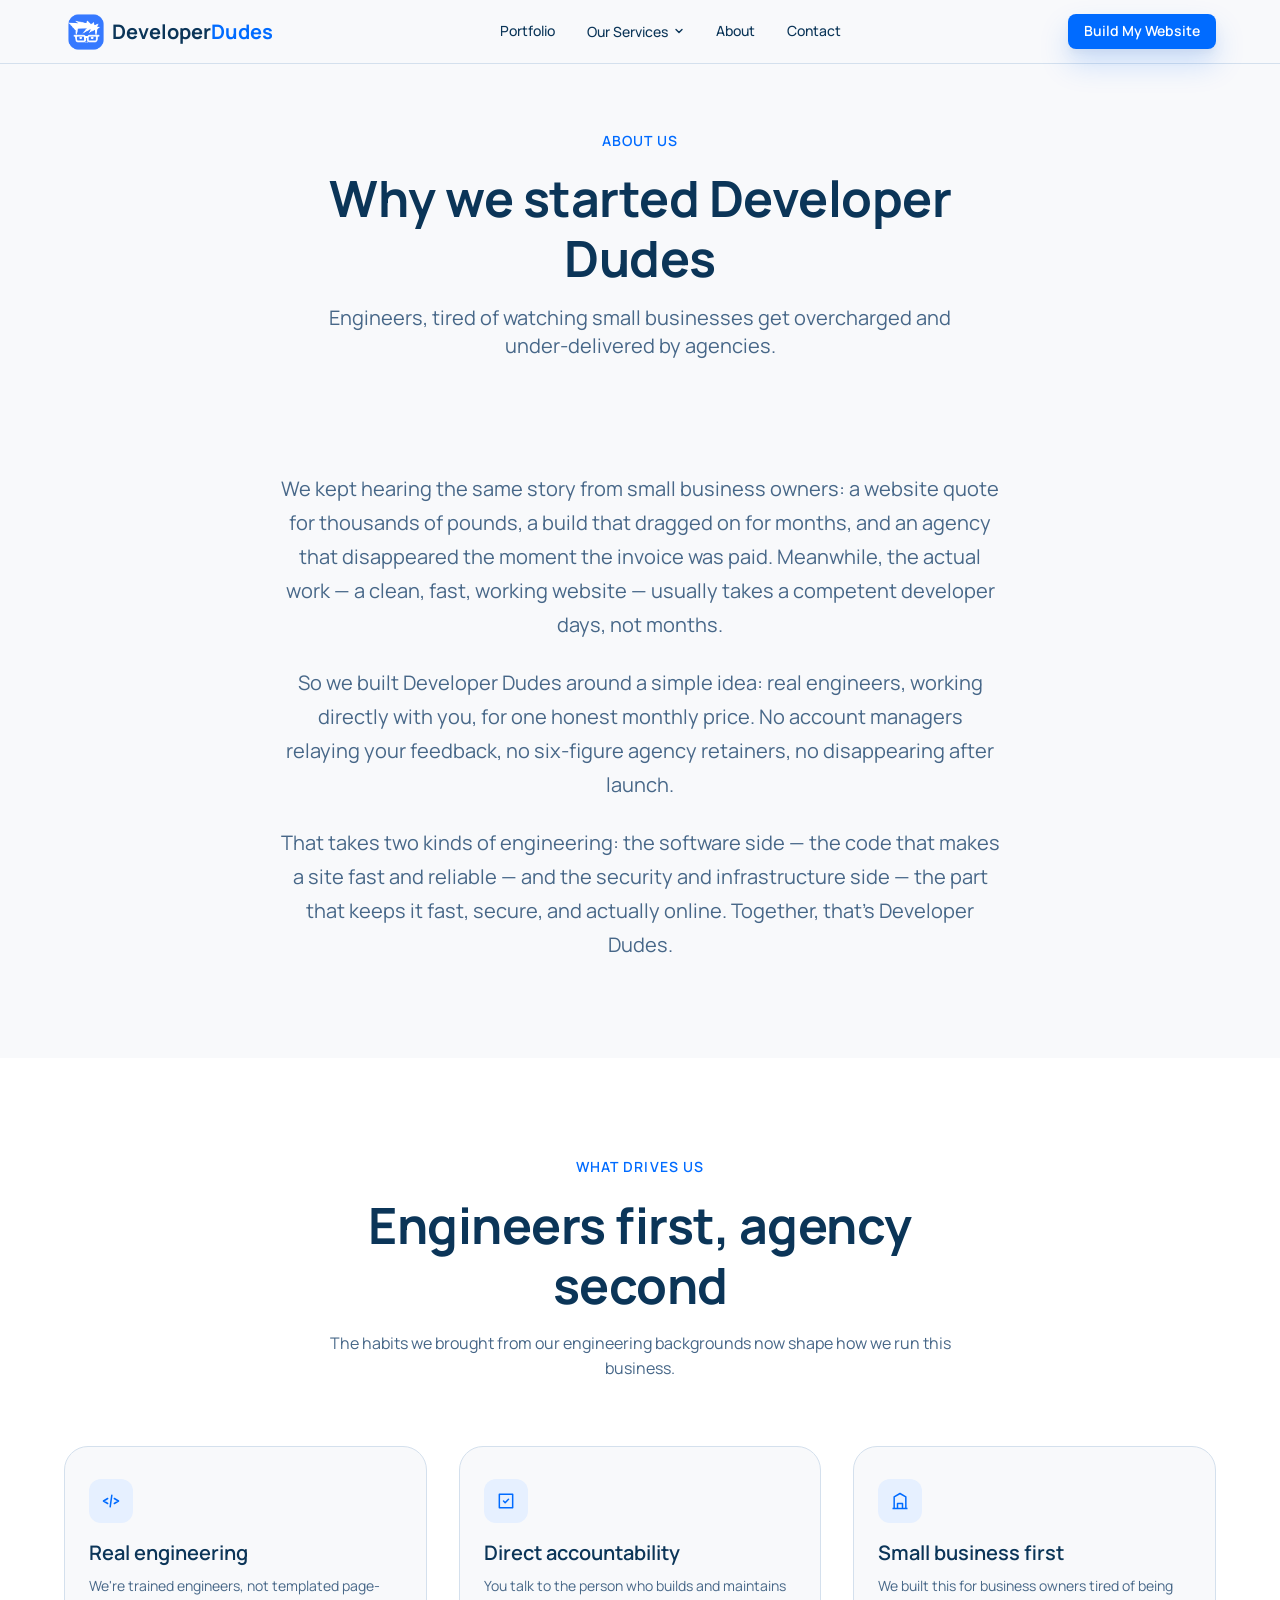
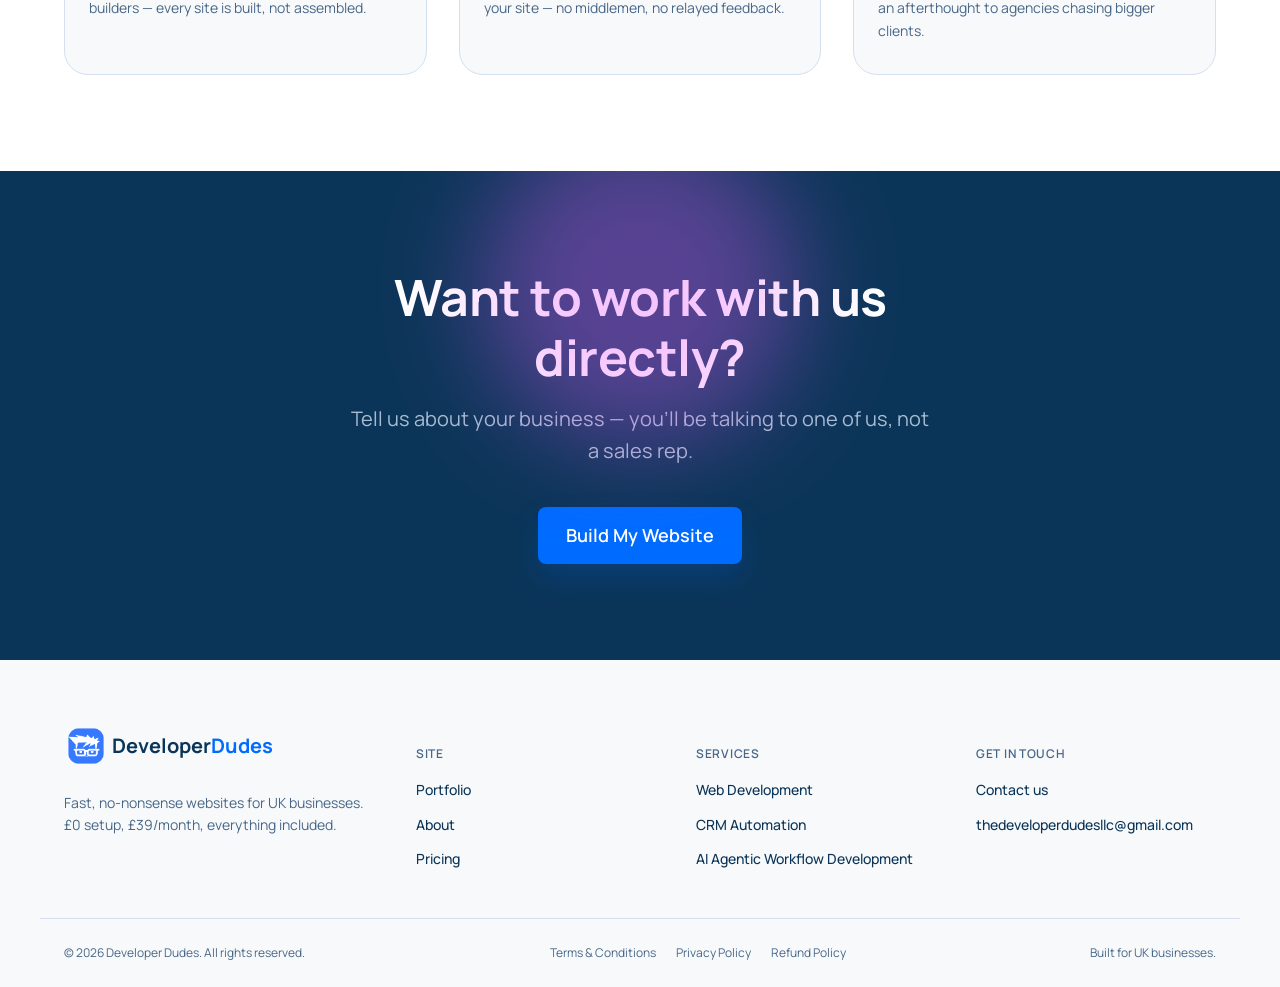
<file: about.html>
<!DOCTYPE html>
<html lang="en-GB">
<head>
<meta charset="UTF-8">
<meta name="viewport" content="width=device-width, initial-scale=1.0">
<title>About Us — Developer Dudes</title>
<meta name="description" content="Why we started Developer Dudes: real engineers building fast, honestly-priced websites for UK businesses.">
<link rel="canonical" href="https://thedeveloperdudes.com/about.html">
<link rel="preconnect" href="https://fonts.googleapis.com">
<link rel="preconnect" href="https://fonts.gstatic.com" crossorigin>
<link href="https://fonts.googleapis.com/css2?family=Manrope:wght@400;500;600;700;800&display=swap" rel="stylesheet">
<link rel="icon" type="image/png" href="assets/images/brand/logo-dd.png">
<link rel="stylesheet" href="assets/css/styles.css">
</head>
<body>

<a class="skip-link" href="#main">Skip to content</a>

<header class="site-header" id="top">
  <div class="wrap header-inner">
    <a class="logo" href="index.html">
      <img class="logo-mark" src="assets/images/brand/logo-dd.png" alt="" aria-hidden="true">
      <span class="logo-text">Developer<em>Dudes</em></span>
    </a>

    <nav class="main-nav" aria-label="Primary">
      <a href="index.html#portfolio">Portfolio</a>
      <div class="nav-dropdown">
        <button type="button" class="nav-dropdown-trigger" aria-haspopup="true" aria-expanded="false">
          Our Services
          <svg class="nav-chevron" width="10" height="10" viewBox="0 0 10 10" fill="none" aria-hidden="true"><path d="M2 3.5 5 6.5 8 3.5" stroke="currentColor" stroke-width="1.4" stroke-linecap="round" stroke-linejoin="round"/></svg>
        </button>
        <div class="nav-dropdown-menu">
          <a href="web-development.html">Web Development</a>
          <a href="crm-automation.html">CRM Automation</a>
          <a href="ai-agentic-workflows.html">AI Agentic Workflow Development</a>
        </div>
      </div>
      <a href="about.html">About</a>
      <a href="contact.html">Contact</a>
    </nav>

    <div class="header-cta">
      <a class="btn btn-primary btn-compact" href="contact.html">Build My Website</a>
    </div>

    <button class="nav-toggle" aria-label="Toggle menu" aria-expanded="false" aria-controls="mobile-nav">
      <span></span><span></span><span></span>
    </button>
  </div>

  <nav class="mobile-nav" id="mobile-nav" aria-label="Mobile">
    <a href="index.html#portfolio">Portfolio</a>
    <div class="mobile-nav-group">
      <button type="button" class="mobile-nav-toggle" aria-expanded="false" aria-controls="mobile-services">
        Our Services
        <svg class="nav-chevron" width="10" height="10" viewBox="0 0 10 10" fill="none" aria-hidden="true"><path d="M2 3.5 5 6.5 8 3.5" stroke="currentColor" stroke-width="1.4" stroke-linecap="round" stroke-linejoin="round"/></svg>
      </button>
      <div class="mobile-nav-submenu" id="mobile-services">
        <a href="web-development.html">Web Development</a>
        <a href="crm-automation.html">CRM Automation</a>
        <a href="ai-agentic-workflows.html">AI Agentic Workflow Development</a>
      </div>
    </div>
    <a href="about.html">About</a>
    <a href="contact.html">Contact</a>
    <a class="btn btn-primary" href="contact.html">Build My Website</a>
  </nav>
</header>

<main id="main">

  <section class="legal-hero about-hero">
    <div class="wrap reveal">
      <span class="eyebrow">About Us</span>
      <h1 class="contact-heading">Why we started Developer Dudes</h1>
      <p class="hero-sub">Engineers, tired of watching small businesses get overcharged and under-delivered by agencies.</p>
    </div>
  </section>

  <section class="section">
    <div class="wrap">
      <div class="story-block reveal">
        <p>We kept hearing the same story from small business owners: a website quote for thousands of pounds, a build that dragged on for months, and an agency that disappeared the moment the invoice was paid. Meanwhile, the actual work &mdash; a clean, fast, working website &mdash; usually takes a competent developer days, not months.</p>
        <p>So we built Developer Dudes around a simple idea: real engineers, working directly with you, for one honest monthly price. No account managers relaying your feedback, no six-figure agency retainers, no disappearing after launch.</p>
        <p>That takes two kinds of engineering: the software side &mdash; the code that makes a site fast and reliable &mdash; and the security and infrastructure side &mdash; the part that keeps it fast, secure, and actually online. Together, that's Developer Dudes.</p>
      </div>
    </div>
  </section>

  <section class="section section-tinted">
    <div class="wrap">
      <div class="section-header reveal">
        <span class="eyebrow">What Drives Us</span>
        <h2>Engineers first, agency second</h2>
        <p class="section-sub">The habits we brought from our engineering backgrounds now shape how we run this business.</p>
      </div>

      <div class="feature-grid feature-grid--3">
        <div class="feature-card reveal">
          <span class="feature-icon" aria-hidden="true">
            <svg width="20" height="20" viewBox="0 0 24 24" fill="none"><path d="m8 9-5 3 5 3M16 9l5 3-5 3M13 5l-2 14" stroke="currentColor" stroke-width="1.8" stroke-linecap="round" stroke-linejoin="round"/></svg>
          </span>
          <h3>Real engineering</h3>
          <p>We're trained engineers, not templated page-builders &mdash; every site is built, not assembled.</p>
        </div>
        <div class="feature-card reveal">
          <span class="feature-icon" aria-hidden="true">
            <svg width="20" height="20" viewBox="0 0 24 24" fill="none"><path d="M4 4h16v16H4z" stroke="currentColor" stroke-width="1.8" stroke-linejoin="round"/><path d="m9 12 2 2 4-4" stroke="currentColor" stroke-width="1.8" stroke-linecap="round" stroke-linejoin="round"/></svg>
          </span>
          <h3>Direct accountability</h3>
          <p>You talk to the person who builds and maintains your site &mdash; no middlemen, no relayed feedback.</p>
        </div>
        <div class="feature-card reveal">
          <span class="feature-icon" aria-hidden="true">
            <svg width="20" height="20" viewBox="0 0 24 24" fill="none"><path d="M3 21h18M5 21V7l7-4 7 4v14M9 21v-6h6v6" stroke="currentColor" stroke-width="1.8" stroke-linejoin="round"/></svg>
          </span>
          <h3>Small business first</h3>
          <p>We built this for business owners tired of being an afterthought to agencies chasing bigger clients.</p>
        </div>
      </div>
    </div>
  </section>

  <section class="cta-band">
    <div class="wrap cta-inner reveal">
      <div class="blob blob-magenta blob-cta" aria-hidden="true"></div>
      <h2>Want to work with us directly?</h2>
      <p>Tell us about your business &mdash; you'll be talking to one of us, not a sales rep.</p>
      <div class="cta-actions">
        <a class="btn btn-primary btn-lg" href="contact.html">Build My Website</a>
      </div>
    </div>
  </section>

</main>

<footer class="site-footer">
  <div class="wrap footer-inner">
    <div class="footer-brand">
      <a class="logo" href="index.html">
        <img class="logo-mark" src="assets/images/brand/logo-dd.png" alt="" aria-hidden="true">
        <span class="logo-text">Developer<em>Dudes</em></span>
      </a>
      <p>Fast, no-nonsense websites for UK businesses. £0 setup, £39/month, everything included.</p>
    </div>

    <div class="footer-col">
      <h5>Site</h5>
      <a href="index.html#portfolio">Portfolio</a>
      <a href="about.html">About</a>
      <a href="index.html#pricing">Pricing</a>
    </div>

    <div class="footer-col">
      <h5>Services</h5>
      <a href="web-development.html">Web Development</a>
      <a href="crm-automation.html">CRM Automation</a>
      <a href="ai-agentic-workflows.html">AI Agentic Workflow Development</a>
    </div>

    <div class="footer-col">
      <h5>Get in touch</h5>
      <a href="contact.html">Contact us</a>
      <a href="mailto:thedeveloperdudesllc@gmail.com">thedeveloperdudesllc@gmail.com</a>
    </div>
  </div>
  <div class="wrap footer-bottom">
    <span>&copy; <span id="year"></span> Developer Dudes. All rights reserved.</span>
    <nav class="footer-legal" aria-label="Legal">
      <a href="terms.html">Terms &amp; Conditions</a>
      <a href="privacy-policy.html">Privacy Policy</a>
      <a href="refund-policy.html">Refund Policy</a>
    </nav>
    <span>Built for UK businesses.</span>
  </div>
</footer>

<script src="assets/js/main.js"></script>
</body>
</html>
</file>
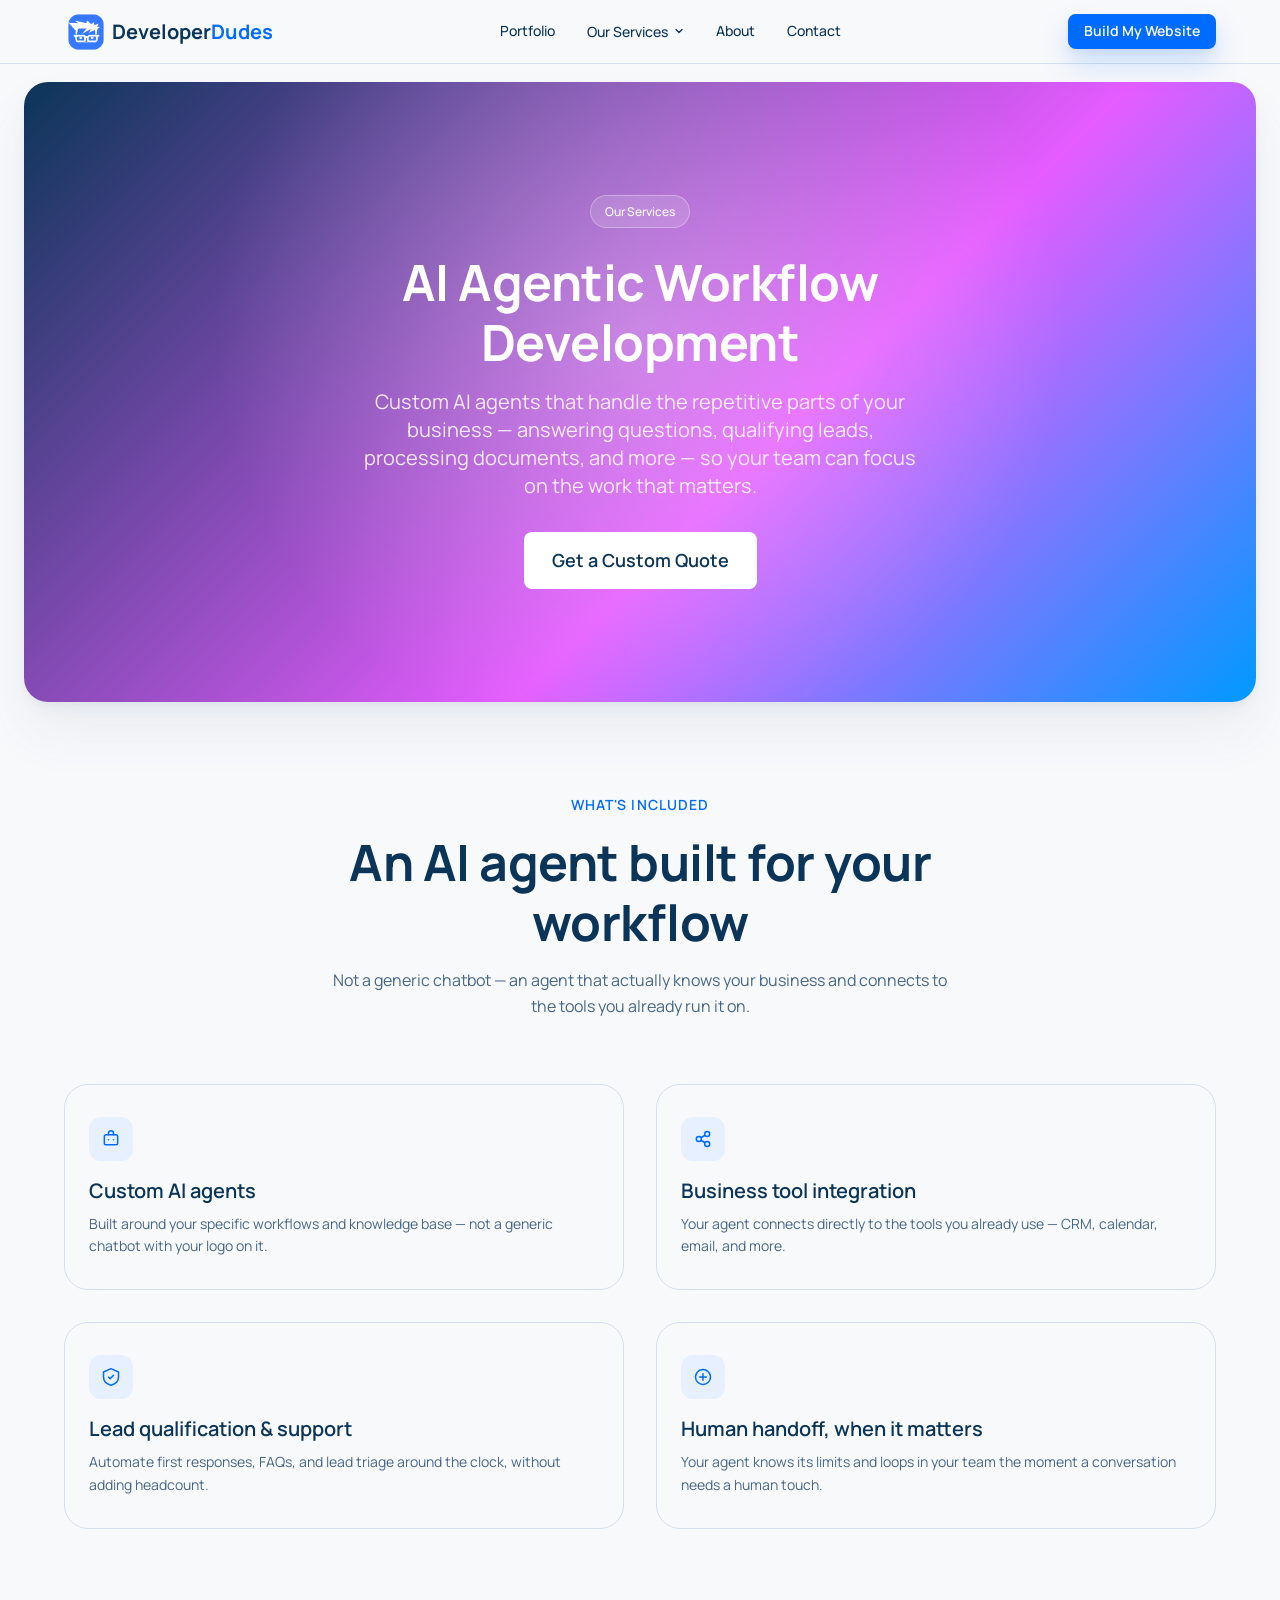
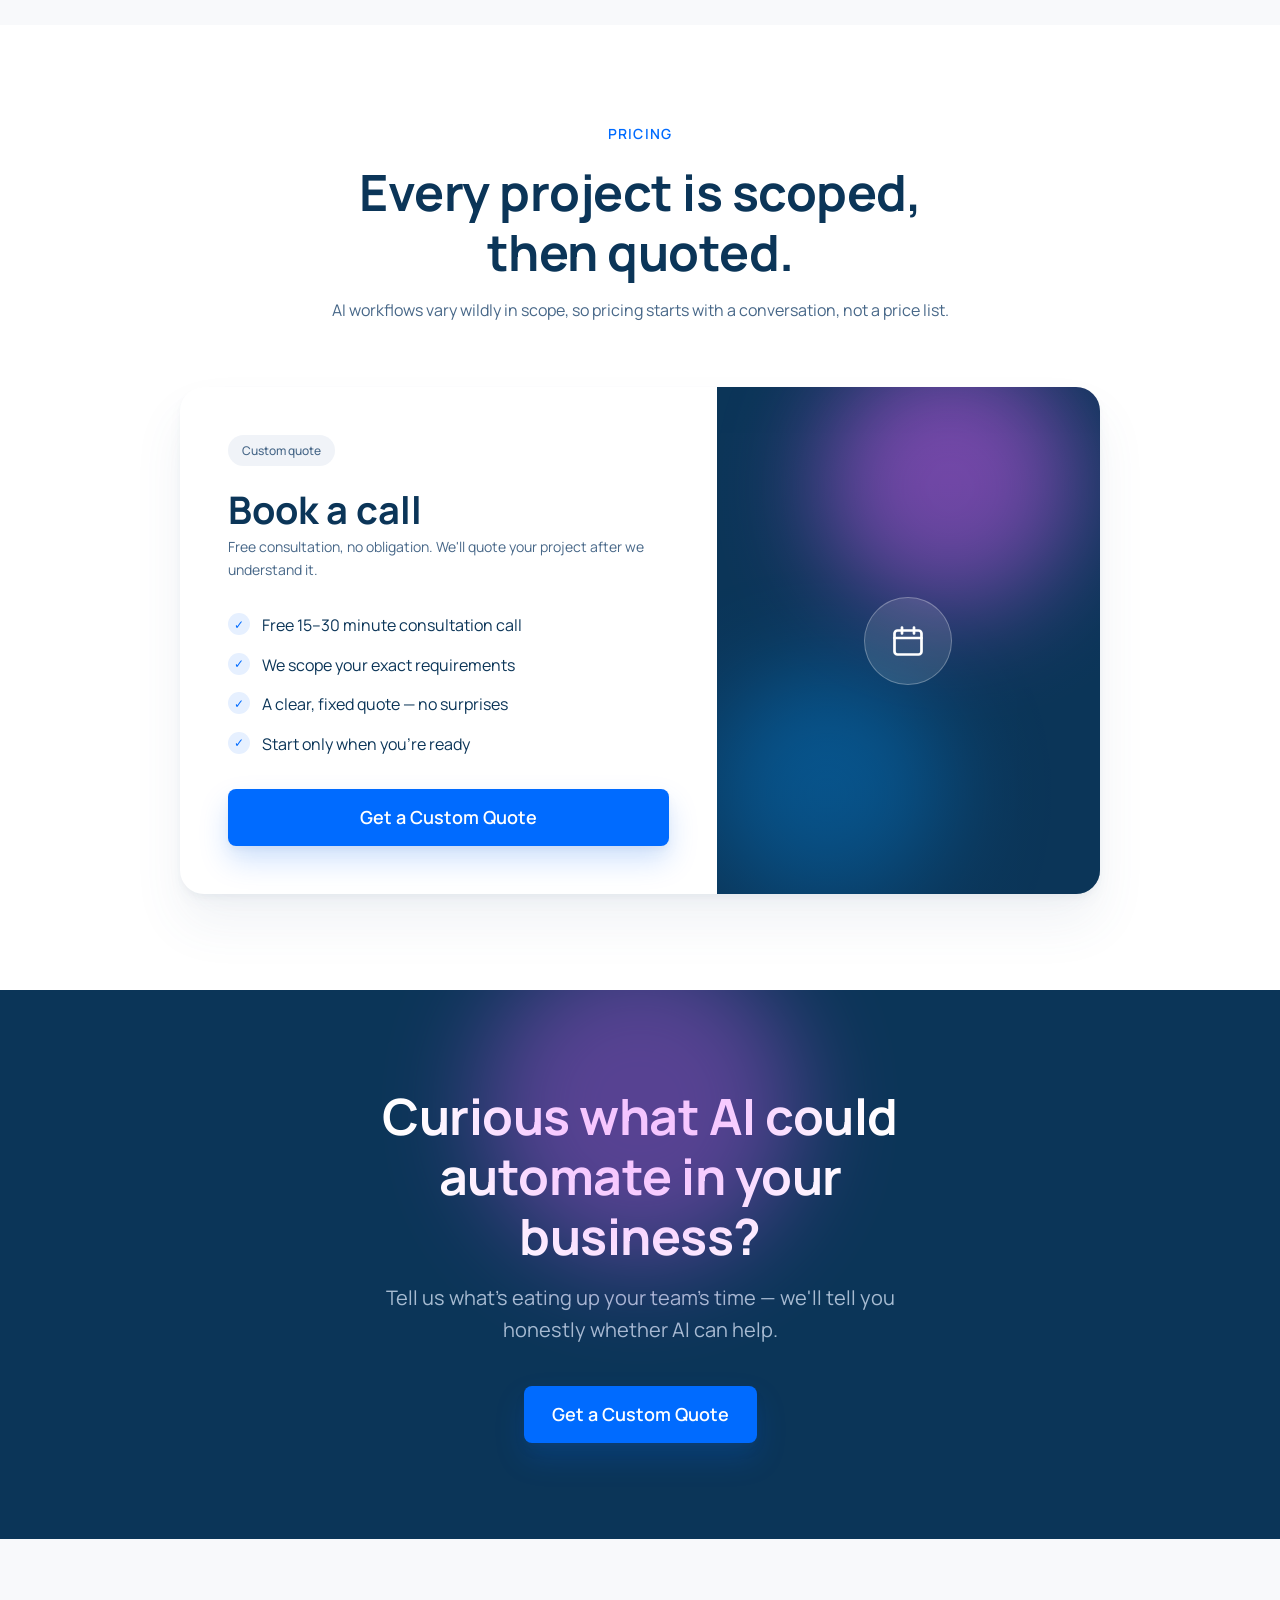
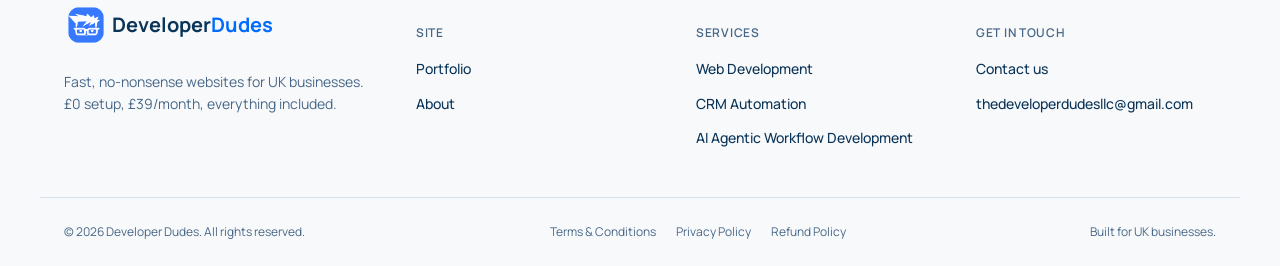
<file: ai-agentic-workflows.html>
<!DOCTYPE html>
<html lang="en-GB">
<head>
<meta charset="UTF-8">
<meta name="viewport" content="width=device-width, initial-scale=1.0">
<title>AI Agentic Workflow Development — Developer Dudes</title>
<meta name="description" content="Custom AI agents for UK businesses that handle support, lead qualification, and repetitive work. Custom quote after a free consultation call.">
<link rel="canonical" href="https://thedeveloperdudes.com/ai-agentic-workflows.html">
<link rel="preconnect" href="https://fonts.googleapis.com">
<link rel="preconnect" href="https://fonts.gstatic.com" crossorigin>
<link href="https://fonts.googleapis.com/css2?family=Manrope:wght@400;500;600;700;800&display=swap" rel="stylesheet">
<link rel="icon" type="image/png" href="assets/images/brand/logo-dd.png">
<link rel="stylesheet" href="assets/css/styles.css">
</head>
<body>

<a class="skip-link" href="#main">Skip to content</a>

<header class="site-header" id="top">
  <div class="wrap header-inner">
    <a class="logo" href="index.html">
      <img class="logo-mark" src="assets/images/brand/logo-dd.png" alt="" aria-hidden="true">
      <span class="logo-text">Developer<em>Dudes</em></span>
    </a>

    <nav class="main-nav" aria-label="Primary">
      <a href="index.html#portfolio">Portfolio</a>
      <div class="nav-dropdown">
        <button type="button" class="nav-dropdown-trigger" aria-haspopup="true" aria-expanded="false">
          Our Services
          <svg class="nav-chevron" width="10" height="10" viewBox="0 0 10 10" fill="none" aria-hidden="true"><path d="M2 3.5 5 6.5 8 3.5" stroke="currentColor" stroke-width="1.4" stroke-linecap="round" stroke-linejoin="round"/></svg>
        </button>
        <div class="nav-dropdown-menu">
          <a href="web-development.html">Web Development</a>
          <a href="crm-automation.html">CRM Automation</a>
          <a href="ai-agentic-workflows.html">AI Agentic Workflow Development</a>
        </div>
      </div>
      <a href="about.html">About</a>
      <a href="contact.html">Contact</a>
    </nav>

    <div class="header-cta">
      <a class="btn btn-primary btn-compact" href="contact.html">Build My Website</a>
    </div>

    <button class="nav-toggle" aria-label="Toggle menu" aria-expanded="false" aria-controls="mobile-nav">
      <span></span><span></span><span></span>
    </button>
  </div>

  <nav class="mobile-nav" id="mobile-nav" aria-label="Mobile">
    <a href="index.html#portfolio">Portfolio</a>
    <div class="mobile-nav-group">
      <button type="button" class="mobile-nav-toggle" aria-expanded="false" aria-controls="mobile-services">
        Our Services
        <svg class="nav-chevron" width="10" height="10" viewBox="0 0 10 10" fill="none" aria-hidden="true"><path d="M2 3.5 5 6.5 8 3.5" stroke="currentColor" stroke-width="1.4" stroke-linecap="round" stroke-linejoin="round"/></svg>
      </button>
      <div class="mobile-nav-submenu" id="mobile-services">
        <a href="web-development.html">Web Development</a>
        <a href="crm-automation.html">CRM Automation</a>
        <a href="ai-agentic-workflows.html">AI Agentic Workflow Development</a>
      </div>
    </div>
    <a href="about.html">About</a>
    <a href="contact.html">Contact</a>
    <a class="btn btn-primary" href="contact.html">Build My Website</a>
  </nav>
</header>

<main id="main">

  <section class="service-hero">
    <div class="service-hero-wrap">
      <div class="service-hero-card service-hero-card--ai reveal">
        <div class="service-hero-content">
          <span class="service-hero-badge">Our Services</span>
          <h1>AI Agentic Workflow Development</h1>
          <p class="hero-sub">Custom AI agents that handle the repetitive parts of your business &mdash; answering questions, qualifying leads, processing documents, and more &mdash; so your team can focus on the work that matters.</p>
          <div class="hero-actions">
            <a class="btn btn-light btn-lg" href="contact.html">Get a Custom Quote</a>
          </div>
        </div>
      </div>
    </div>
  </section>

  <section class="section">
    <div class="wrap">
      <div class="section-header reveal">
        <span class="eyebrow">What's included</span>
        <h2>An AI agent built for your workflow</h2>
        <p class="section-sub">Not a generic chatbot &mdash; an agent that actually knows your business and connects to the tools you already run it on.</p>
      </div>

      <div class="feature-grid">
        <div class="feature-card reveal">
          <span class="feature-icon" aria-hidden="true">
            <svg width="20" height="20" viewBox="0 0 24 24" fill="none"><rect x="4" y="7" width="16" height="12" rx="2" stroke="currentColor" stroke-width="1.8"/><path d="M9 7V5a3 3 0 0 1 6 0v2M9 13h.01M15 13h.01" stroke="currentColor" stroke-width="1.8" stroke-linecap="round"/></svg>
          </span>
          <h3>Custom AI agents</h3>
          <p>Built around your specific workflows and knowledge base &mdash; not a generic chatbot with your logo on it.</p>
        </div>
        <div class="feature-card reveal">
          <span class="feature-icon" aria-hidden="true">
            <svg width="20" height="20" viewBox="0 0 24 24" fill="none"><circle cx="7" cy="12" r="3" stroke="currentColor" stroke-width="1.8"/><circle cx="17" cy="6" r="3" stroke="currentColor" stroke-width="1.8"/><circle cx="17" cy="18" r="3" stroke="currentColor" stroke-width="1.8"/><path d="M9.5 10.5 14.5 7.5M9.5 13.5 14.5 16.5" stroke="currentColor" stroke-width="1.8"/></svg>
          </span>
          <h3>Business tool integration</h3>
          <p>Your agent connects directly to the tools you already use &mdash; CRM, calendar, email, and more.</p>
        </div>
        <div class="feature-card reveal">
          <span class="feature-icon" aria-hidden="true">
            <svg width="20" height="20" viewBox="0 0 24 24" fill="none"><path d="M12 2 3 6v6c0 5 4 8.5 9 10 5-1.5 9-5 9-10V6l-9-4Z" stroke="currentColor" stroke-width="1.8" stroke-linejoin="round"/><path d="m9 12 2 2 4-4" stroke="currentColor" stroke-width="1.8" stroke-linecap="round" stroke-linejoin="round"/></svg>
          </span>
          <h3>Lead qualification &amp; support</h3>
          <p>Automate first responses, FAQs, and lead triage around the clock, without adding headcount.</p>
        </div>
        <div class="feature-card reveal">
          <span class="feature-icon" aria-hidden="true">
            <svg width="20" height="20" viewBox="0 0 24 24" fill="none"><path d="M8 12h8M12 8v8" stroke="currentColor" stroke-width="1.8" stroke-linecap="round"/><circle cx="12" cy="12" r="9" stroke="currentColor" stroke-width="1.8"/></svg>
          </span>
          <h3>Human handoff, when it matters</h3>
          <p>Your agent knows its limits and loops in your team the moment a conversation needs a human touch.</p>
        </div>
      </div>
    </div>
  </section>

  <section class="section section-tinted">
    <div class="wrap">
      <div class="section-header reveal">
        <span class="eyebrow">Pricing</span>
        <h2>Every project is scoped, then quoted.</h2>
        <p class="section-sub">AI workflows vary wildly in scope, so pricing starts with a conversation, not a price list.</p>
      </div>

      <div class="pricing-card reveal">
        <div class="pricing-card-main">
          <div class="pricing-top">
            <span class="pill-badge pill-badge-alt">Custom quote</span>
            <div class="price-row">
              <span class="price-amount price-amount-sm">Book a call</span>
            </div>
            <p class="price-note">Free consultation, no obligation. We'll quote your project after we understand it.</p>
          </div>

          <ul class="pricing-features">
            <li><span class="check">&#10003;</span> Free 15&ndash;30 minute consultation call</li>
            <li><span class="check">&#10003;</span> We scope your exact requirements</li>
            <li><span class="check">&#10003;</span> A clear, fixed quote &mdash; no surprises</li>
            <li><span class="check">&#10003;</span> Start only when you're ready</li>
          </ul>

          <a class="btn btn-primary btn-lg btn-block" href="contact.html">Get a Custom Quote</a>
        </div>
        <div class="pricing-card-side quote-panel" aria-hidden="true">
          <div class="blob blob-cyan"></div>
          <div class="blob blob-magenta"></div>
          <span class="quote-icon">
            <svg width="36" height="36" viewBox="0 0 24 24" fill="none"><rect x="3" y="5" width="18" height="16" rx="2" stroke="currentColor" stroke-width="1.8"/><path d="M8 3v4M16 3v4M3 10h18" stroke="currentColor" stroke-width="1.8" stroke-linecap="round"/></svg>
          </span>
        </div>
      </div>
    </div>
  </section>

  <section class="cta-band">
    <div class="wrap cta-inner reveal">
      <div class="blob blob-magenta blob-cta" aria-hidden="true"></div>
      <h2>Curious what AI could automate in your business?</h2>
      <p>Tell us what's eating up your team's time &mdash; we'll tell you honestly whether AI can help.</p>
      <div class="cta-actions">
        <a class="btn btn-primary btn-lg" href="contact.html">Get a Custom Quote</a>
      </div>
    </div>
  </section>

</main>

<footer class="site-footer">
  <div class="wrap footer-inner">
    <div class="footer-brand">
      <a class="logo" href="index.html">
        <img class="logo-mark" src="assets/images/brand/logo-dd.png" alt="" aria-hidden="true">
        <span class="logo-text">Developer<em>Dudes</em></span>
      </a>
      <p>Fast, no-nonsense websites for UK businesses. £0 setup, £39/month, everything included.</p>
    </div>

    <div class="footer-col">
      <h5>Site</h5>
      <a href="index.html#portfolio">Portfolio</a>
      <a href="about.html">About</a>
    </div>

    <div class="footer-col">
      <h5>Services</h5>
      <a href="web-development.html">Web Development</a>
      <a href="crm-automation.html">CRM Automation</a>
      <a href="ai-agentic-workflows.html">AI Agentic Workflow Development</a>
    </div>

    <div class="footer-col">
      <h5>Get in touch</h5>
      <a href="contact.html">Contact us</a>
      <a href="mailto:thedeveloperdudesllc@gmail.com">thedeveloperdudesllc@gmail.com</a>
    </div>
  </div>
  <div class="wrap footer-bottom">
    <span>&copy; <span id="year"></span> Developer Dudes. All rights reserved.</span>
    <nav class="footer-legal" aria-label="Legal">
      <a href="terms.html">Terms &amp; Conditions</a>
      <a href="privacy-policy.html">Privacy Policy</a>
      <a href="refund-policy.html">Refund Policy</a>
    </nav>
    <span>Built for UK businesses.</span>
  </div>
</footer>

<script src="assets/js/main.js"></script>
</body>
</html>
</file>
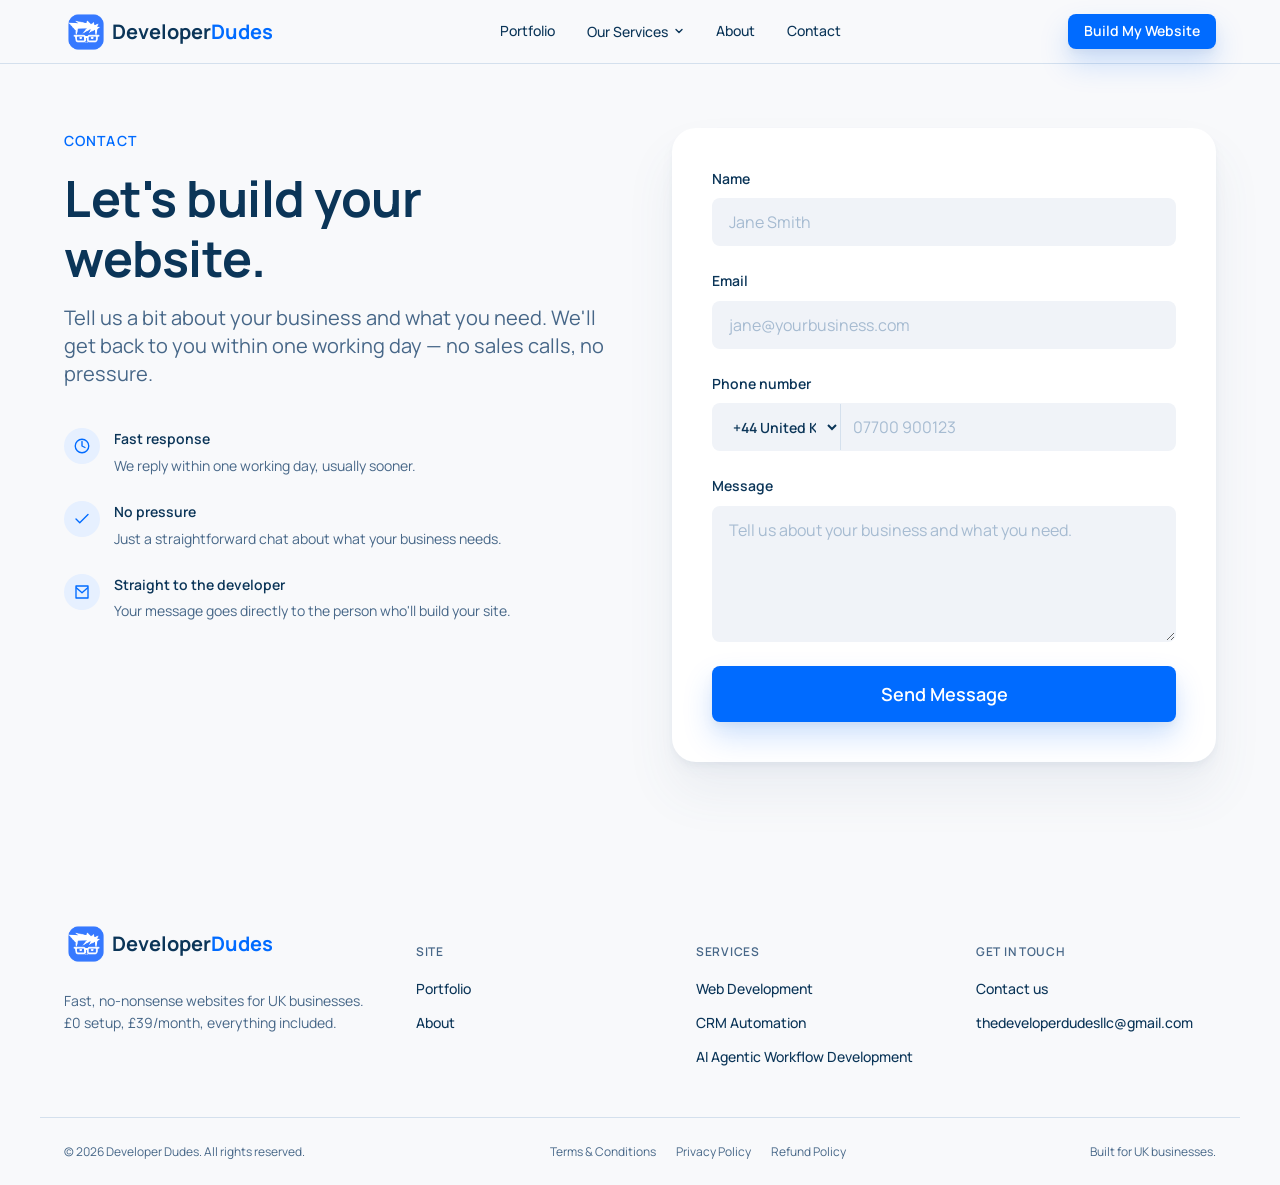
<file: contact.html>
<!DOCTYPE html>
<html lang="en-GB">
<head>
<meta charset="UTF-8">
<meta name="viewport" content="width=device-width, initial-scale=1.0">
<title>Contact — Developer Dudes</title>
<meta name="description" content="Tell Developer Dudes about your business and what you need. We'll get back to you within one working day.">
<link rel="canonical" href="https://thedeveloperdudes.com/contact.html">
<meta property="og:url" content="https://thedeveloperdudes.com/contact.html">
<link rel="preconnect" href="https://fonts.googleapis.com">
<link rel="preconnect" href="https://fonts.gstatic.com" crossorigin>
<link href="https://fonts.googleapis.com/css2?family=Manrope:wght@400;500;600;700;800&display=swap" rel="stylesheet">
<link rel="icon" type="image/png" href="assets/images/brand/logo-dd.png">
<link rel="stylesheet" href="assets/css/styles.css">
</head>
<body>

<a class="skip-link" href="#main">Skip to content</a>

<header class="site-header" id="top">
  <div class="wrap header-inner">
    <a class="logo" href="index.html">
      <img class="logo-mark" src="assets/images/brand/logo-dd.png" alt="" aria-hidden="true">
      <span class="logo-text">Developer<em>Dudes</em></span>
    </a>

    <nav class="main-nav" aria-label="Primary">
      <a href="index.html#portfolio">Portfolio</a>
      <div class="nav-dropdown">
        <button type="button" class="nav-dropdown-trigger" aria-haspopup="true" aria-expanded="false">
          Our Services
          <svg class="nav-chevron" width="10" height="10" viewBox="0 0 10 10" fill="none" aria-hidden="true"><path d="M2 3.5 5 6.5 8 3.5" stroke="currentColor" stroke-width="1.4" stroke-linecap="round" stroke-linejoin="round"/></svg>
        </button>
        <div class="nav-dropdown-menu">
          <a href="web-development.html">Web Development</a>
          <a href="crm-automation.html">CRM Automation</a>
          <a href="ai-agentic-workflows.html">AI Agentic Workflow Development</a>
        </div>
      </div>
      <a href="about.html">About</a>
      <a href="contact.html">Contact</a>
    </nav>

    <div class="header-cta">
      <a class="btn btn-primary btn-compact" href="contact.html">Build My Website</a>
    </div>

    <button class="nav-toggle" aria-label="Toggle menu" aria-expanded="false" aria-controls="mobile-nav">
      <span></span><span></span><span></span>
    </button>
  </div>

  <nav class="mobile-nav" id="mobile-nav" aria-label="Mobile">
    <a href="index.html#portfolio">Portfolio</a>
    <div class="mobile-nav-group">
      <button type="button" class="mobile-nav-toggle" aria-expanded="false" aria-controls="mobile-services">
        Our Services
        <svg class="nav-chevron" width="10" height="10" viewBox="0 0 10 10" fill="none" aria-hidden="true"><path d="M2 3.5 5 6.5 8 3.5" stroke="currentColor" stroke-width="1.4" stroke-linecap="round" stroke-linejoin="round"/></svg>
      </button>
      <div class="mobile-nav-submenu" id="mobile-services">
        <a href="web-development.html">Web Development</a>
        <a href="crm-automation.html">CRM Automation</a>
        <a href="ai-agentic-workflows.html">AI Agentic Workflow Development</a>
      </div>
    </div>
    <a href="about.html">About</a>
    <a href="contact.html">Contact</a>
    <a class="btn btn-primary" href="contact.html">Build My Website</a>
  </nav>
</header>

<main id="main">

  <section class="section contact-section">
    <div class="wrap contact-inner">
      <div class="contact-copy reveal">
        <span class="eyebrow">Contact</span>
        <h1 class="contact-heading">Let's build your website.</h1>
        <p class="hero-sub">Tell us a bit about your business and what you need. We'll get back to you within one working day — no sales calls, no pressure.</p>

        <ul class="contact-points">
          <li>
            <span class="contact-point-icon" aria-hidden="true">
              <svg width="18" height="18" viewBox="0 0 24 24" fill="none"><path d="M12 6v6l4 2" stroke="currentColor" stroke-width="1.8" stroke-linecap="round" stroke-linejoin="round"/><circle cx="12" cy="12" r="9" stroke="currentColor" stroke-width="1.8"/></svg>
            </span>
            <div>
              <h4>Fast response</h4>
              <p>We reply within one working day, usually sooner.</p>
            </div>
          </li>
          <li>
            <span class="contact-point-icon" aria-hidden="true">
              <svg width="18" height="18" viewBox="0 0 24 24" fill="none"><path d="m4 12 5 5L20 6" stroke="currentColor" stroke-width="1.8" stroke-linecap="round" stroke-linejoin="round"/></svg>
            </span>
            <div>
              <h4>No pressure</h4>
              <p>Just a straightforward chat about what your business needs.</p>
            </div>
          </li>
          <li>
            <span class="contact-point-icon" aria-hidden="true">
              <svg width="18" height="18" viewBox="0 0 24 24" fill="none"><path d="M4 4h16v16H4z" stroke="currentColor" stroke-width="1.8" stroke-linejoin="round"/><path d="m4 6 8 7 8-7" stroke="currentColor" stroke-width="1.8" stroke-linejoin="round"/></svg>
            </span>
            <div>
              <h4>Straight to the developer</h4>
              <p>Your message goes directly to the person who'll build your site.</p>
            </div>
          </li>
        </ul>
      </div>

      <form class="contact-form reveal" id="contact-form" novalidate>
        <div class="form-field">
          <label for="field-name">Name</label>
          <input type="text" id="field-name" name="name" autocomplete="name" placeholder="Jane Smith" required>
        </div>
        <div class="form-field">
          <label for="field-email">Email</label>
          <input type="email" id="field-email" name="email" autocomplete="email" placeholder="jane@yourbusiness.com" required>
        </div>
        <div class="form-field">
          <label for="field-phone">Phone number</label>
          <div class="phone-input">
            <select id="field-phone-country" class="phone-country-select" aria-label="Country code"></select>
            <input type="tel" id="field-phone" name="phone_local" autocomplete="tel-national" inputmode="tel" placeholder="07700 900123">
          </div>
          <input type="hidden" id="field-phone-full" name="phone">
        </div>
        <div class="form-field">
          <label for="field-message">Message</label>
          <textarea id="field-message" name="message" rows="5" required placeholder="Tell us about your business and what you need."></textarea>
        </div>
        <button type="submit" class="btn btn-primary btn-lg btn-block">Send Message</button>
      </form>
    </div>
  </section>

</main>

<footer class="site-footer">
  <div class="wrap footer-inner">
    <div class="footer-brand">
      <a class="logo" href="index.html">
        <img class="logo-mark" src="assets/images/brand/logo-dd.png" alt="" aria-hidden="true">
        <span class="logo-text">Developer<em>Dudes</em></span>
      </a>
      <p>Fast, no-nonsense websites for UK businesses. £0 setup, £39/month, everything included.</p>
    </div>

    <div class="footer-col">
      <h5>Site</h5>
      <a href="index.html#portfolio">Portfolio</a>
      <a href="about.html">About</a>
    </div>

    <div class="footer-col">
      <h5>Services</h5>
      <a href="web-development.html">Web Development</a>
      <a href="crm-automation.html">CRM Automation</a>
      <a href="ai-agentic-workflows.html">AI Agentic Workflow Development</a>
    </div>

    <div class="footer-col">
      <h5>Get in touch</h5>
      <a href="contact.html">Contact us</a>
      <a href="mailto:thedeveloperdudesllc@gmail.com">thedeveloperdudesllc@gmail.com</a>
    </div>
  </div>
  <div class="wrap footer-bottom">
    <span>&copy; <span id="year"></span> Developer Dudes. All rights reserved.</span>
    <nav class="footer-legal" aria-label="Legal">
      <a href="terms.html">Terms &amp; Conditions</a>
      <a href="privacy-policy.html">Privacy Policy</a>
      <a href="refund-policy.html">Refund Policy</a>
    </nav>
    <span>Built for UK businesses.</span>
  </div>
</footer>

<script src="assets/js/country-codes.js"></script>
<script src="assets/js/main.js"></script>
</body>
</html>
</file>
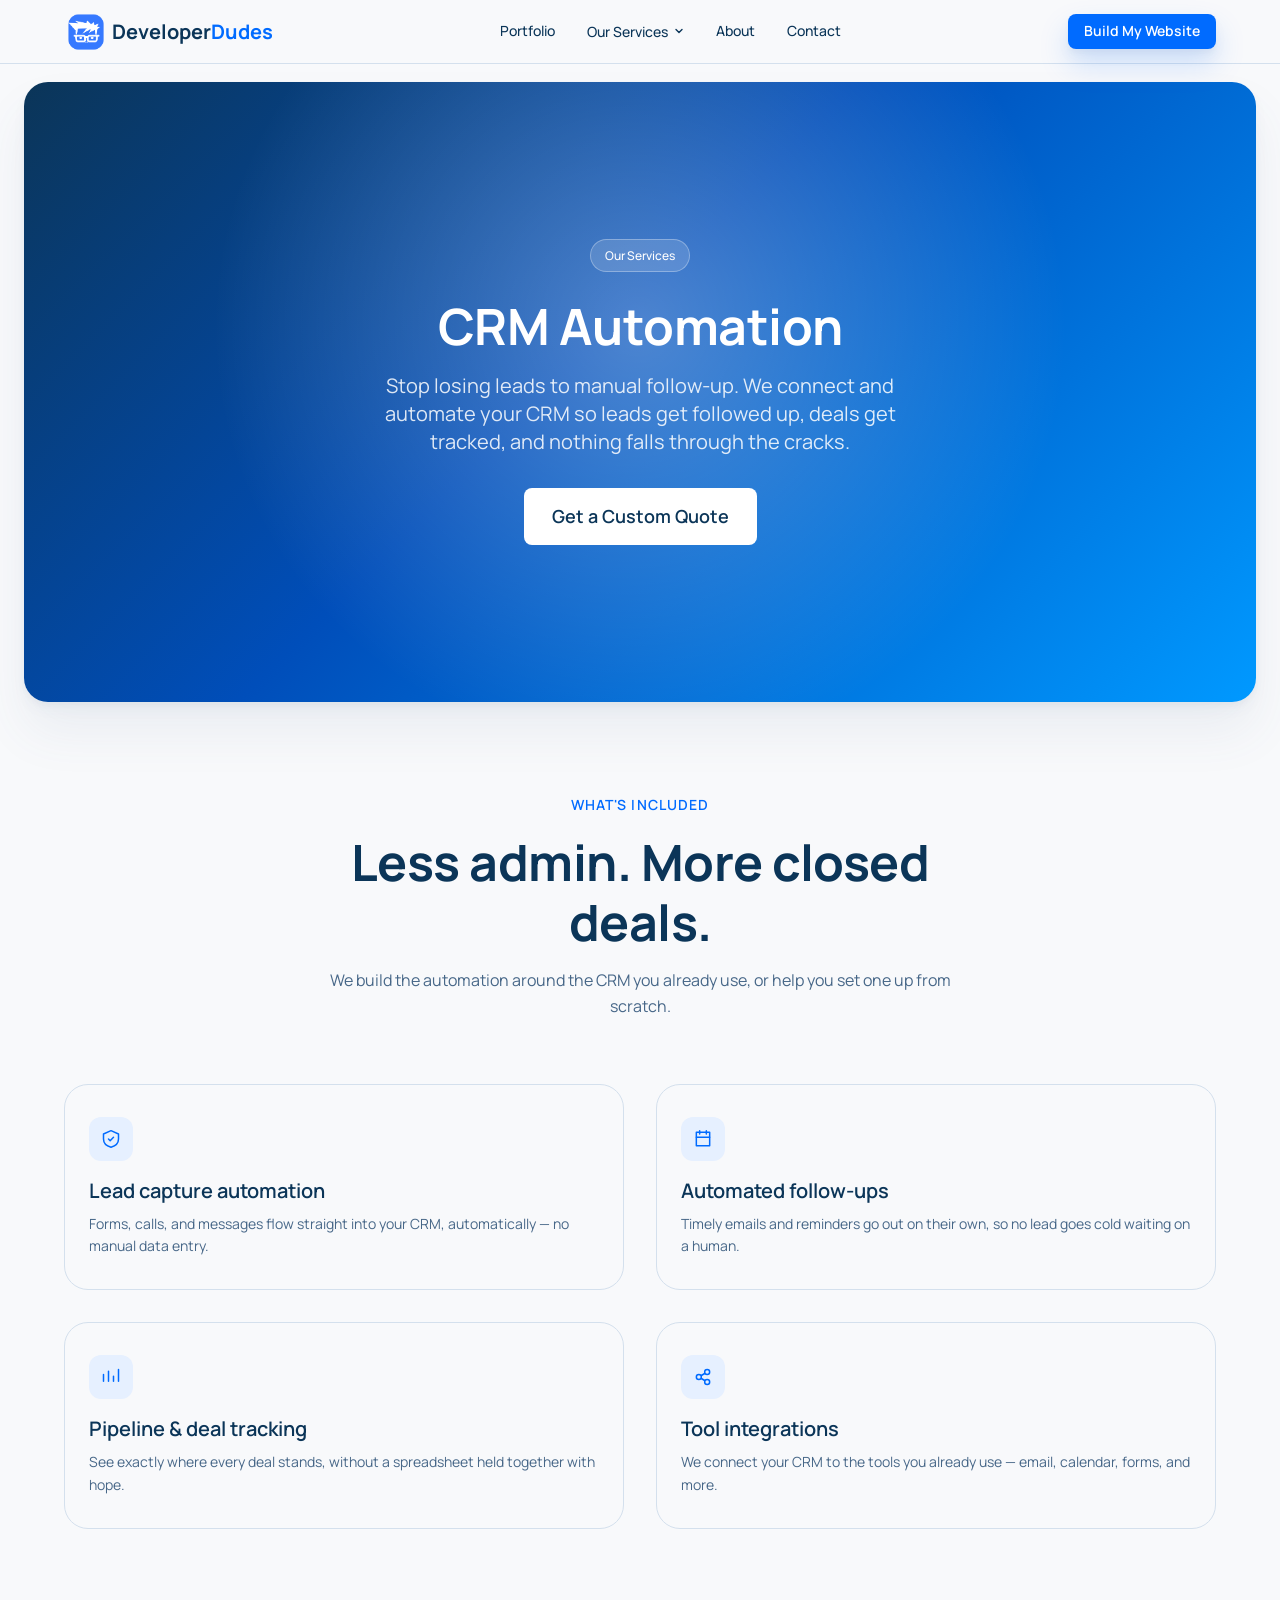
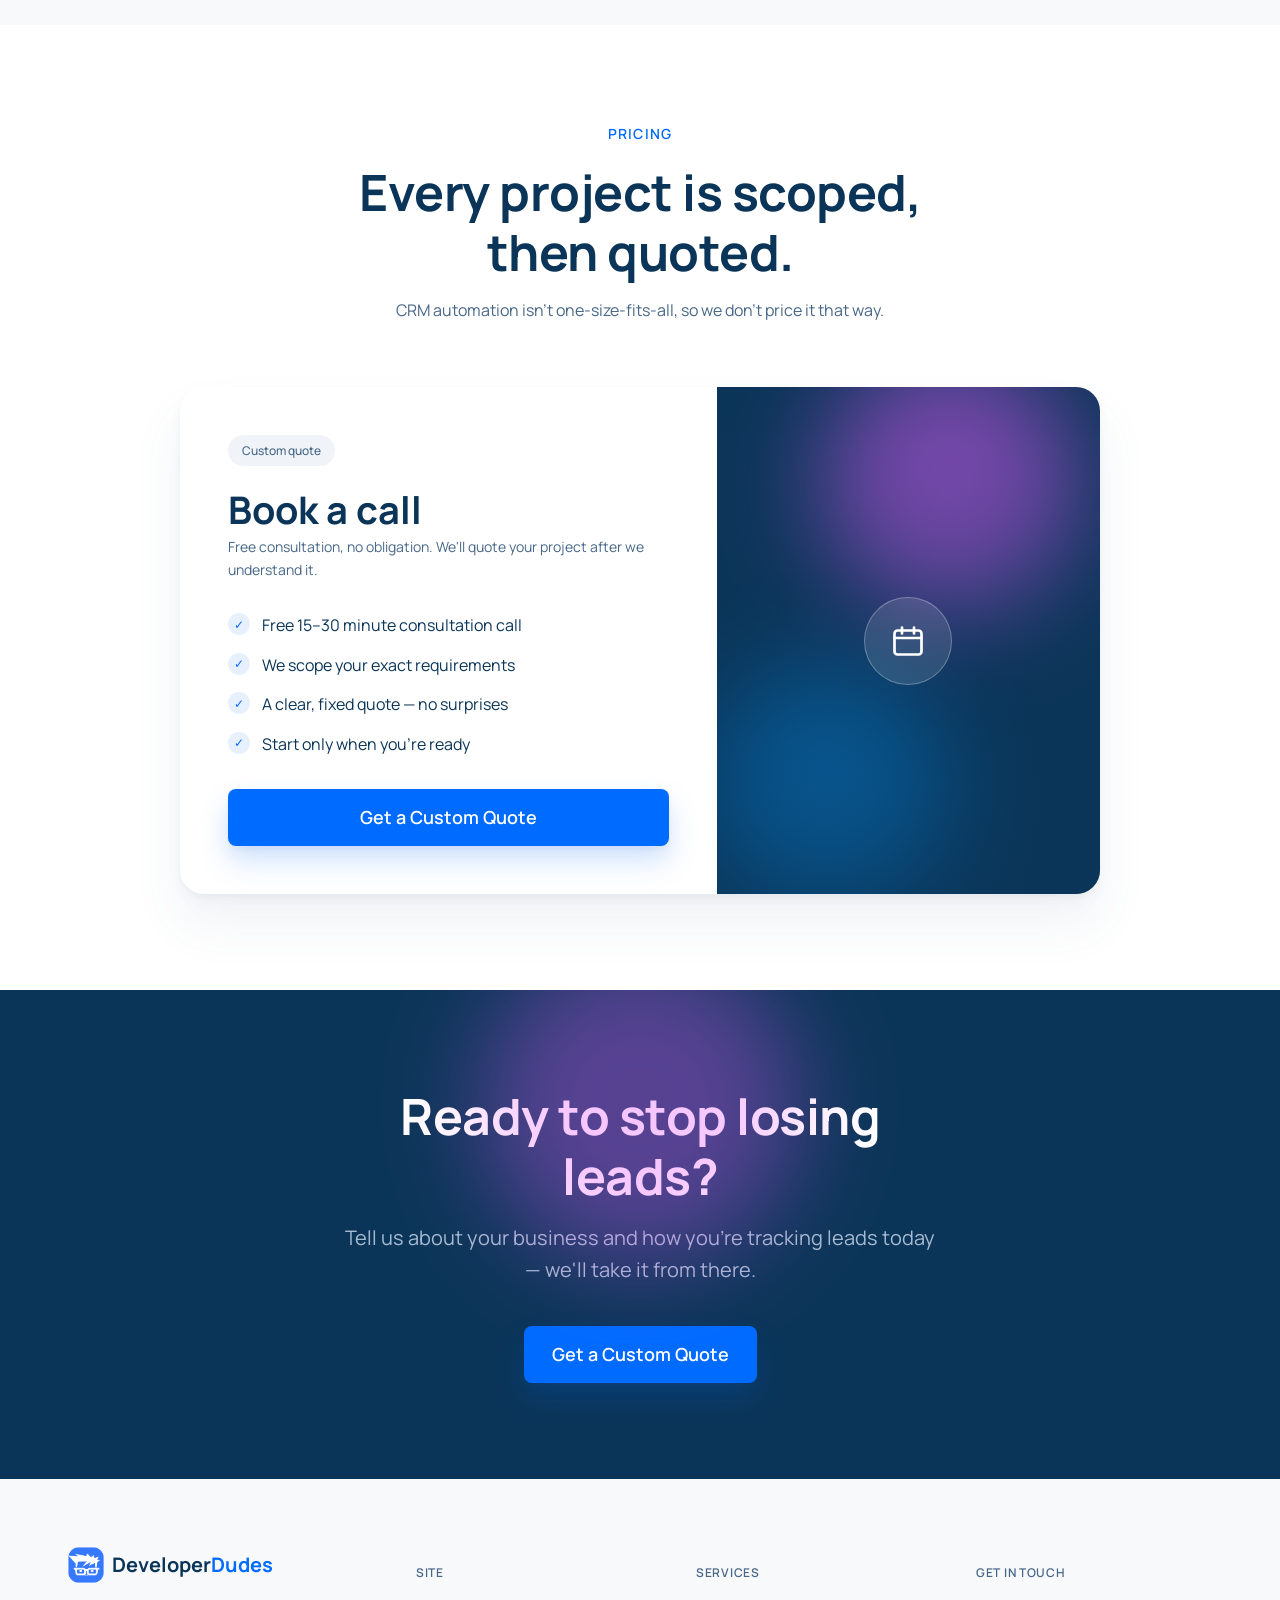
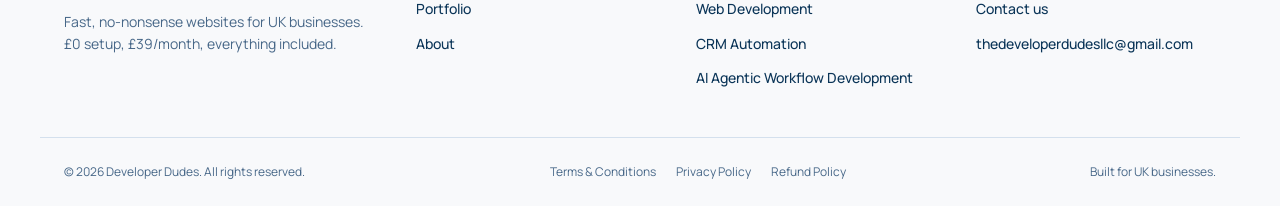
<file: crm-automation.html>
<!DOCTYPE html>
<html lang="en-GB">
<head>
<meta charset="UTF-8">
<meta name="viewport" content="width=device-width, initial-scale=1.0">
<title>CRM Automation — Developer Dudes</title>
<meta name="description" content="CRM automation for UK businesses. Automated lead capture, follow-ups, and pipeline tracking. Custom quote after a free consultation call.">
<link rel="canonical" href="https://thedeveloperdudes.com/crm-automation.html">
<link rel="preconnect" href="https://fonts.googleapis.com">
<link rel="preconnect" href="https://fonts.gstatic.com" crossorigin>
<link href="https://fonts.googleapis.com/css2?family=Manrope:wght@400;500;600;700;800&display=swap" rel="stylesheet">
<link rel="icon" type="image/png" href="assets/images/brand/logo-dd.png">
<link rel="stylesheet" href="assets/css/styles.css">
</head>
<body>

<a class="skip-link" href="#main">Skip to content</a>

<header class="site-header" id="top">
  <div class="wrap header-inner">
    <a class="logo" href="index.html">
      <img class="logo-mark" src="assets/images/brand/logo-dd.png" alt="" aria-hidden="true">
      <span class="logo-text">Developer<em>Dudes</em></span>
    </a>

    <nav class="main-nav" aria-label="Primary">
      <a href="index.html#portfolio">Portfolio</a>
      <div class="nav-dropdown">
        <button type="button" class="nav-dropdown-trigger" aria-haspopup="true" aria-expanded="false">
          Our Services
          <svg class="nav-chevron" width="10" height="10" viewBox="0 0 10 10" fill="none" aria-hidden="true"><path d="M2 3.5 5 6.5 8 3.5" stroke="currentColor" stroke-width="1.4" stroke-linecap="round" stroke-linejoin="round"/></svg>
        </button>
        <div class="nav-dropdown-menu">
          <a href="web-development.html">Web Development</a>
          <a href="crm-automation.html">CRM Automation</a>
          <a href="ai-agentic-workflows.html">AI Agentic Workflow Development</a>
        </div>
      </div>
      <a href="about.html">About</a>
      <a href="contact.html">Contact</a>
    </nav>

    <div class="header-cta">
      <a class="btn btn-primary btn-compact" href="contact.html">Build My Website</a>
    </div>

    <button class="nav-toggle" aria-label="Toggle menu" aria-expanded="false" aria-controls="mobile-nav">
      <span></span><span></span><span></span>
    </button>
  </div>

  <nav class="mobile-nav" id="mobile-nav" aria-label="Mobile">
    <a href="index.html#portfolio">Portfolio</a>
    <div class="mobile-nav-group">
      <button type="button" class="mobile-nav-toggle" aria-expanded="false" aria-controls="mobile-services">
        Our Services
        <svg class="nav-chevron" width="10" height="10" viewBox="0 0 10 10" fill="none" aria-hidden="true"><path d="M2 3.5 5 6.5 8 3.5" stroke="currentColor" stroke-width="1.4" stroke-linecap="round" stroke-linejoin="round"/></svg>
      </button>
      <div class="mobile-nav-submenu" id="mobile-services">
        <a href="web-development.html">Web Development</a>
        <a href="crm-automation.html">CRM Automation</a>
        <a href="ai-agentic-workflows.html">AI Agentic Workflow Development</a>
      </div>
    </div>
    <a href="about.html">About</a>
    <a href="contact.html">Contact</a>
    <a class="btn btn-primary" href="contact.html">Build My Website</a>
  </nav>
</header>

<main id="main">

  <section class="service-hero">
    <div class="service-hero-wrap">
      <div class="service-hero-card service-hero-card--crm reveal">
        <div class="service-hero-content">
          <span class="service-hero-badge">Our Services</span>
          <h1>CRM Automation</h1>
          <p class="hero-sub">Stop losing leads to manual follow-up. We connect and automate your CRM so leads get followed up, deals get tracked, and nothing falls through the cracks.</p>
          <div class="hero-actions">
            <a class="btn btn-light btn-lg" href="contact.html">Get a Custom Quote</a>
          </div>
        </div>
      </div>
    </div>
  </section>

  <section class="section">
    <div class="wrap">
      <div class="section-header reveal">
        <span class="eyebrow">What's included</span>
        <h2>Less admin. More closed deals.</h2>
        <p class="section-sub">We build the automation around the CRM you already use, or help you set one up from scratch.</p>
      </div>

      <div class="feature-grid">
        <div class="feature-card reveal">
          <span class="feature-icon" aria-hidden="true">
            <svg width="20" height="20" viewBox="0 0 24 24" fill="none"><path d="M12 2 3 6v6c0 5 4 8.5 9 10 5-1.5 9-5 9-10V6l-9-4Z" stroke="currentColor" stroke-width="1.8" stroke-linejoin="round"/><path d="m9 12 2 2 4-4" stroke="currentColor" stroke-width="1.8" stroke-linecap="round" stroke-linejoin="round"/></svg>
          </span>
          <h3>Lead capture automation</h3>
          <p>Forms, calls, and messages flow straight into your CRM, automatically &mdash; no manual data entry.</p>
        </div>
        <div class="feature-card reveal">
          <span class="feature-icon" aria-hidden="true">
            <svg width="20" height="20" viewBox="0 0 24 24" fill="none"><path d="M4 4h16v16H4z" stroke="currentColor" stroke-width="1.8" stroke-linejoin="round"/><path d="M8 2v4M16 2v4M4 10h16" stroke="currentColor" stroke-width="1.8" stroke-linecap="round"/></svg>
          </span>
          <h3>Automated follow-ups</h3>
          <p>Timely emails and reminders go out on their own, so no lead goes cold waiting on a human.</p>
        </div>
        <div class="feature-card reveal">
          <span class="feature-icon" aria-hidden="true">
            <svg width="20" height="20" viewBox="0 0 24 24" fill="none"><path d="M3 17V9M9 17V5M15 17v-6M21 17V3" stroke="currentColor" stroke-width="1.8" stroke-linecap="round"/></svg>
          </span>
          <h3>Pipeline &amp; deal tracking</h3>
          <p>See exactly where every deal stands, without a spreadsheet held together with hope.</p>
        </div>
        <div class="feature-card reveal">
          <span class="feature-icon" aria-hidden="true">
            <svg width="20" height="20" viewBox="0 0 24 24" fill="none"><circle cx="7" cy="12" r="3" stroke="currentColor" stroke-width="1.8"/><circle cx="17" cy="6" r="3" stroke="currentColor" stroke-width="1.8"/><circle cx="17" cy="18" r="3" stroke="currentColor" stroke-width="1.8"/><path d="M9.5 10.5 14.5 7.5M9.5 13.5 14.5 16.5" stroke="currentColor" stroke-width="1.8"/></svg>
          </span>
          <h3>Tool integrations</h3>
          <p>We connect your CRM to the tools you already use &mdash; email, calendar, forms, and more.</p>
        </div>
      </div>
    </div>
  </section>

  <section class="section section-tinted">
    <div class="wrap">
      <div class="section-header reveal">
        <span class="eyebrow">Pricing</span>
        <h2>Every project is scoped, then quoted.</h2>
        <p class="section-sub">CRM automation isn't one-size-fits-all, so we don't price it that way.</p>
      </div>

      <div class="pricing-card reveal">
        <div class="pricing-card-main">
          <div class="pricing-top">
            <span class="pill-badge pill-badge-alt">Custom quote</span>
            <div class="price-row">
              <span class="price-amount price-amount-sm">Book a call</span>
            </div>
            <p class="price-note">Free consultation, no obligation. We'll quote your project after we understand it.</p>
          </div>

          <ul class="pricing-features">
            <li><span class="check">&#10003;</span> Free 15&ndash;30 minute consultation call</li>
            <li><span class="check">&#10003;</span> We scope your exact requirements</li>
            <li><span class="check">&#10003;</span> A clear, fixed quote &mdash; no surprises</li>
            <li><span class="check">&#10003;</span> Start only when you're ready</li>
          </ul>

          <a class="btn btn-primary btn-lg btn-block" href="contact.html">Get a Custom Quote</a>
        </div>
        <div class="pricing-card-side quote-panel" aria-hidden="true">
          <div class="blob blob-cyan"></div>
          <div class="blob blob-magenta"></div>
          <span class="quote-icon">
            <svg width="36" height="36" viewBox="0 0 24 24" fill="none"><rect x="3" y="5" width="18" height="16" rx="2" stroke="currentColor" stroke-width="1.8"/><path d="M8 3v4M16 3v4M3 10h18" stroke="currentColor" stroke-width="1.8" stroke-linecap="round"/></svg>
          </span>
        </div>
      </div>
    </div>
  </section>

  <section class="cta-band">
    <div class="wrap cta-inner reveal">
      <div class="blob blob-magenta blob-cta" aria-hidden="true"></div>
      <h2>Ready to stop losing leads?</h2>
      <p>Tell us about your business and how you're tracking leads today &mdash; we'll take it from there.</p>
      <div class="cta-actions">
        <a class="btn btn-primary btn-lg" href="contact.html">Get a Custom Quote</a>
      </div>
    </div>
  </section>

</main>

<footer class="site-footer">
  <div class="wrap footer-inner">
    <div class="footer-brand">
      <a class="logo" href="index.html">
        <img class="logo-mark" src="assets/images/brand/logo-dd.png" alt="" aria-hidden="true">
        <span class="logo-text">Developer<em>Dudes</em></span>
      </a>
      <p>Fast, no-nonsense websites for UK businesses. £0 setup, £39/month, everything included.</p>
    </div>

    <div class="footer-col">
      <h5>Site</h5>
      <a href="index.html#portfolio">Portfolio</a>
      <a href="about.html">About</a>
    </div>

    <div class="footer-col">
      <h5>Services</h5>
      <a href="web-development.html">Web Development</a>
      <a href="crm-automation.html">CRM Automation</a>
      <a href="ai-agentic-workflows.html">AI Agentic Workflow Development</a>
    </div>

    <div class="footer-col">
      <h5>Get in touch</h5>
      <a href="contact.html">Contact us</a>
      <a href="mailto:thedeveloperdudesllc@gmail.com">thedeveloperdudesllc@gmail.com</a>
    </div>
  </div>
  <div class="wrap footer-bottom">
    <span>&copy; <span id="year"></span> Developer Dudes. All rights reserved.</span>
    <nav class="footer-legal" aria-label="Legal">
      <a href="terms.html">Terms &amp; Conditions</a>
      <a href="privacy-policy.html">Privacy Policy</a>
      <a href="refund-policy.html">Refund Policy</a>
    </nav>
    <span>Built for UK businesses.</span>
  </div>
</footer>

<script src="assets/js/main.js"></script>
</body>
</html>
</file>
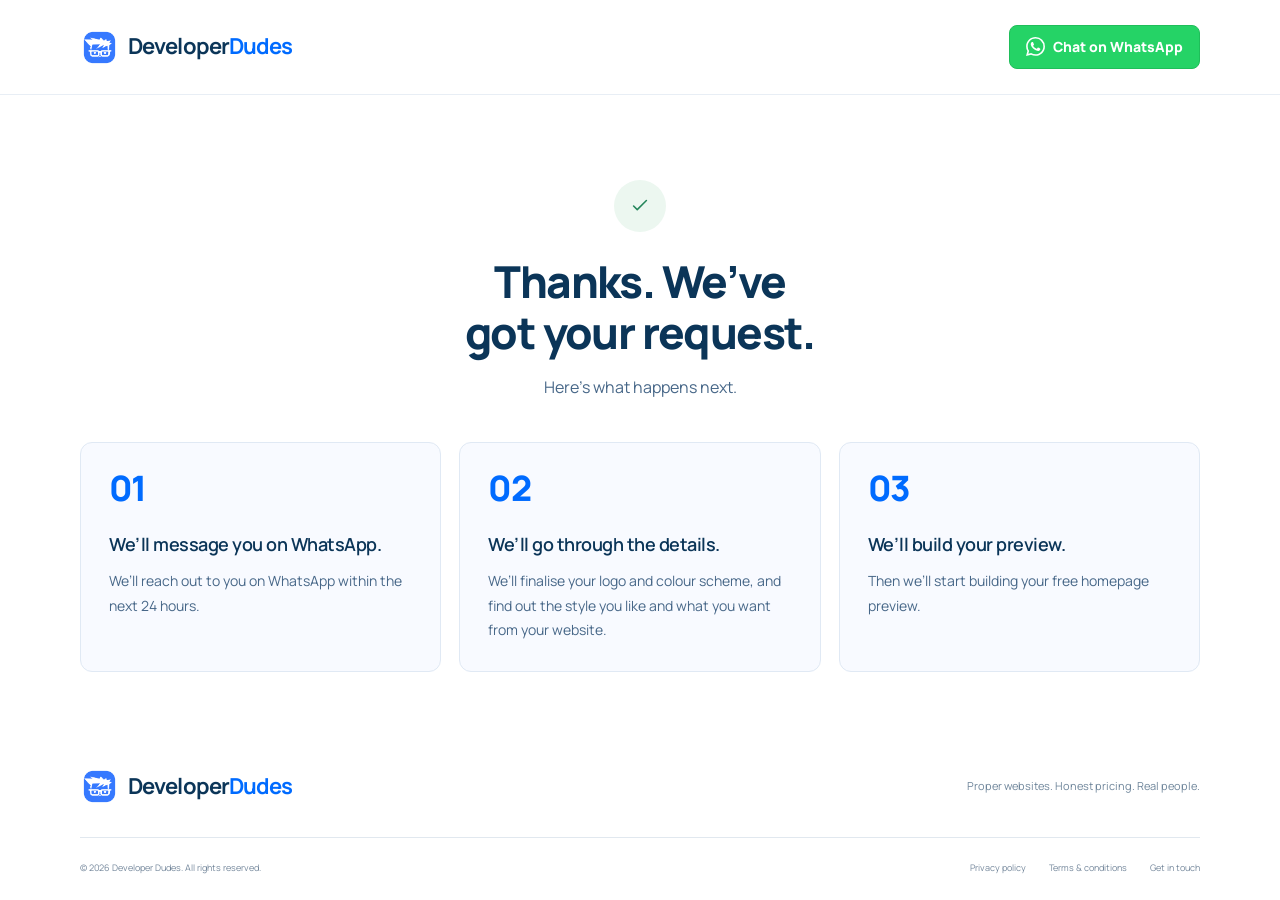
<file: free-preview-thank-you.html>
<!DOCTYPE html>
<html lang="en-GB">
<head>
  <meta charset="UTF-8">
  <meta name="viewport" content="width=device-width, initial-scale=1">
  <title>Request received — Developer Dudes</title>
  <meta name="description" content="Thanks for requesting your free website preview. We’ll be in touch on WhatsApp.">
  <meta name="robots" content="noindex">
  <meta name="theme-color" content="#0b3558">
  <link rel="icon" href="assets/images/brand/logo-dd.png" type="image/png">
  <link rel="preconnect" href="https://fonts.googleapis.com">
  <link rel="preconnect" href="https://fonts.gstatic.com" crossorigin>
  <link href="https://fonts.googleapis.com/css2?family=Manrope:wght@400;500;600;700;800&display=swap" rel="stylesheet">
  <link rel="stylesheet" href="assets/css/styles.css">
  <link rel="stylesheet" href="assets/css/free-preview.css">
  <!-- Meta Pixel Code -->
  <script>
  !function(f,b,e,v,n,t,s)
  {if(f.fbq)return;n=f.fbq=function(){n.callMethod?
  n.callMethod.apply(n,arguments):n.queue.push(arguments)};
  if(!f._fbq)f._fbq=n;n.push=n;n.loaded=!0;n.version='2.0';
  n.queue=[];t=b.createElement(e);t.async=!0;
  t.src=v;s=b.getElementsByTagName(e)[0];
  s.parentNode.insertBefore(t,s)}(window, document,'script',
  'https://connect.facebook.net/en_US/fbevents.js');
  fbq('init', '1133759729576559');
  fbq('track', 'PageView');
  </script>
  <noscript><img height="1" width="1" style="display:none"
  src="https://www.facebook.com/tr?id=1133759729576559&ev=PageView&noscript=1"
  /></noscript>
  <!-- End Meta Pixel Code -->
  <script>
  fbq('track', 'Lead', {
  });
  </script>
</head>
<body class="preview-page thanks-page" id="top">
  <a class="skip-link" href="#main">Skip to content</a>
  <svg class="icon-definitions" xmlns="http://www.w3.org/2000/svg" aria-hidden="true"><defs>
    <symbol id="i-check" viewBox="0 0 24 24"><path d="m5 12 4 4L19 6"/></symbol>
    <symbol id="i-whatsapp" viewBox="0 0 24 24"><path d="M17.472 14.382c-.297-.149-1.758-.867-2.03-.967-.273-.099-.471-.148-.67.15-.197.297-.767.966-.94 1.164-.173.199-.347.223-.644.075-.297-.15-1.255-.463-2.39-1.475-.883-.788-1.48-1.761-1.653-2.059-.173-.297-.018-.458.13-.606.134-.133.298-.347.446-.52.149-.174.198-.298.298-.497.099-.198.05-.371-.025-.52-.075-.149-.669-1.612-.916-2.207-.242-.579-.487-.5-.669-.51-.173-.008-.371-.01-.57-.01-.198 0-.52.074-.792.372-.272.297-1.04 1.016-1.04 2.479 0 1.462 1.065 2.875 1.213 3.074.149.198 2.096 3.2 5.077 4.487.709.306 1.262.489 1.694.625.712.227 1.36.195 1.871.118.571-.085 1.758-.719 2.006-1.413.248-.694.248-1.289.173-1.413-.074-.124-.272-.198-.57-.347m-5.421 7.403h-.004a9.87 9.87 0 0 1-5.031-1.378l-.361-.214-3.741.982.998-3.648-.235-.374a9.86 9.86 0 0 1-1.51-5.26c.001-5.45 4.436-9.884 9.888-9.884 2.64 0 5.122 1.03 6.988 2.898a9.825 9.825 0 0 1 2.893 6.994c-.003 5.45-4.437 9.884-9.885 9.884m8.413-18.297A11.815 11.815 0 0 0 12.05 0C5.495 0 .16 5.335.157 11.892c0 2.096.547 4.142 1.588 5.945L.057 24l6.305-1.654a11.882 11.882 0 0 0 5.683 1.448h.005c6.554 0 11.89-5.335 11.893-11.893a11.821 11.821 0 0 0-3.48-8.413Z"/></symbol>
  </defs></svg>

  <header class="lp-header">
    <div class="lp-wrap header-row">
      <a class="logo" href="index.html" aria-label="Developer Dudes home"><img class="logo-mark" src="assets/images/brand/logo-dd.png" width="40" height="40" alt=""><span class="logo-text">Developer<em>Dudes</em></span></a>
      <a class="whatsapp-button" href="mailto:thedeveloperdudesllc@gmail.com" data-whatsapp-link><svg class="icon icon-fill" aria-hidden="true"><use href="#i-whatsapp"/></svg><span>Chat on WhatsApp</span></a>
    </div>
  </header>

  <main id="main">
    <section class="thanks-section">
      <div class="lp-wrap">
        <div class="thanks-inner">
          <span class="success-mark"><svg class="icon" aria-hidden="true"><use href="#i-check"/></svg></span>
          <h1>Thanks<span id="thanks-name"></span>. We’ve got your request.</h1>
          <p>Here’s what happens next.</p>
        </div>
        <div class="process-grid thanks-steps">
          <article class="process-card"><span class="step-number">01</span><h3>We’ll message you on WhatsApp.</h3><p>We’ll reach out to you on WhatsApp within the next 24 hours.</p></article>
          <article class="process-card"><span class="step-number">02</span><h3>We’ll go through the details.</h3><p>We’ll finalise your logo and colour scheme, and find out the style you like and what you want from your website.</p></article>
          <article class="process-card"><span class="step-number">03</span><h3>We’ll build your preview.</h3><p>Then we’ll start building your free homepage preview.</p></article>
        </div>
      </div>
    </section>
  </main>

  <footer class="lp-footer"><div class="lp-wrap"><div class="footer-top"><a class="logo" href="index.html"><img class="logo-mark" src="assets/images/brand/logo-dd.png" width="40" height="40" alt=""><span class="logo-text">Developer<em>Dudes</em></span></a><p>Proper websites. Honest pricing. Real people.</p></div><div class="footer-bottom-row"><span>© <span id="footer-year">2026</span> Developer Dudes. All rights reserved.</span><nav aria-label="Legal"><a href="privacy-policy.html">Privacy policy</a><a href="terms.html">Terms &amp; conditions</a><a href="mailto:thedeveloperdudesllc@gmail.com">Get in touch</a></nav></div></div></footer>

  <script src="assets/js/preview-config.js"></script>
  <script>
    (() => {
      document.getElementById('footer-year').textContent = new Date().getFullYear();
      let name = null;
      try {
        name = sessionStorage.getItem('dd_preview_name');
        sessionStorage.removeItem('dd_preview_name');
      } catch (_) {}
      if (name) document.getElementById('thanks-name').textContent = `, ${name}`;

      // Without a configured number the buttons keep their email fallback.
      const number = String((window.DD_PREVIEW_CONFIG || {}).whatsappNumber || '').replace(/\D/g, '');
      if (!/^[1-9]\d{7,14}$/.test(number)) return;
      const text = 'Hi Developer Dudes! I’ve just requested a free website preview for my business.';
      document.querySelectorAll('[data-whatsapp-link]').forEach(link => {
        link.href = `https://wa.me/${number}?text=${encodeURIComponent(text)}`;
        link.target = '_blank';
        link.rel = 'noopener noreferrer';
      });
    })();
  </script>
</body>
</html>
</file>
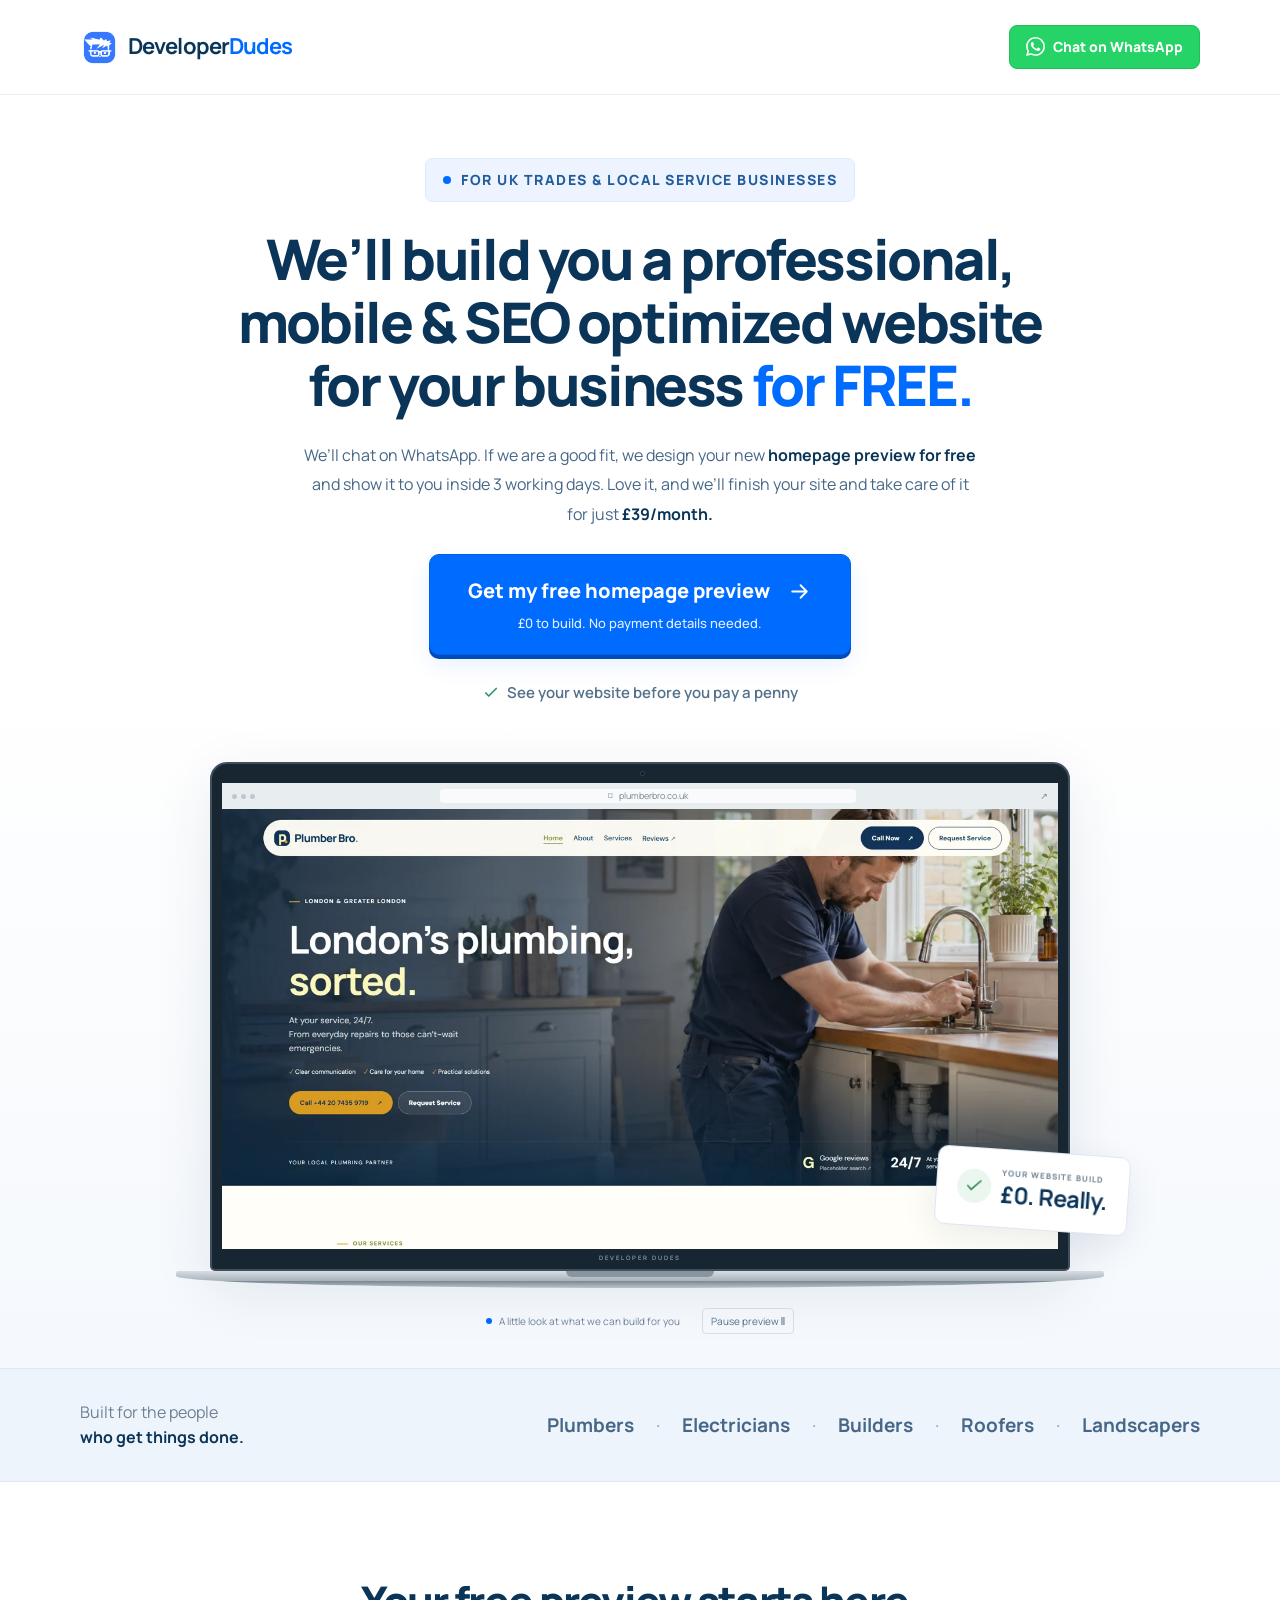
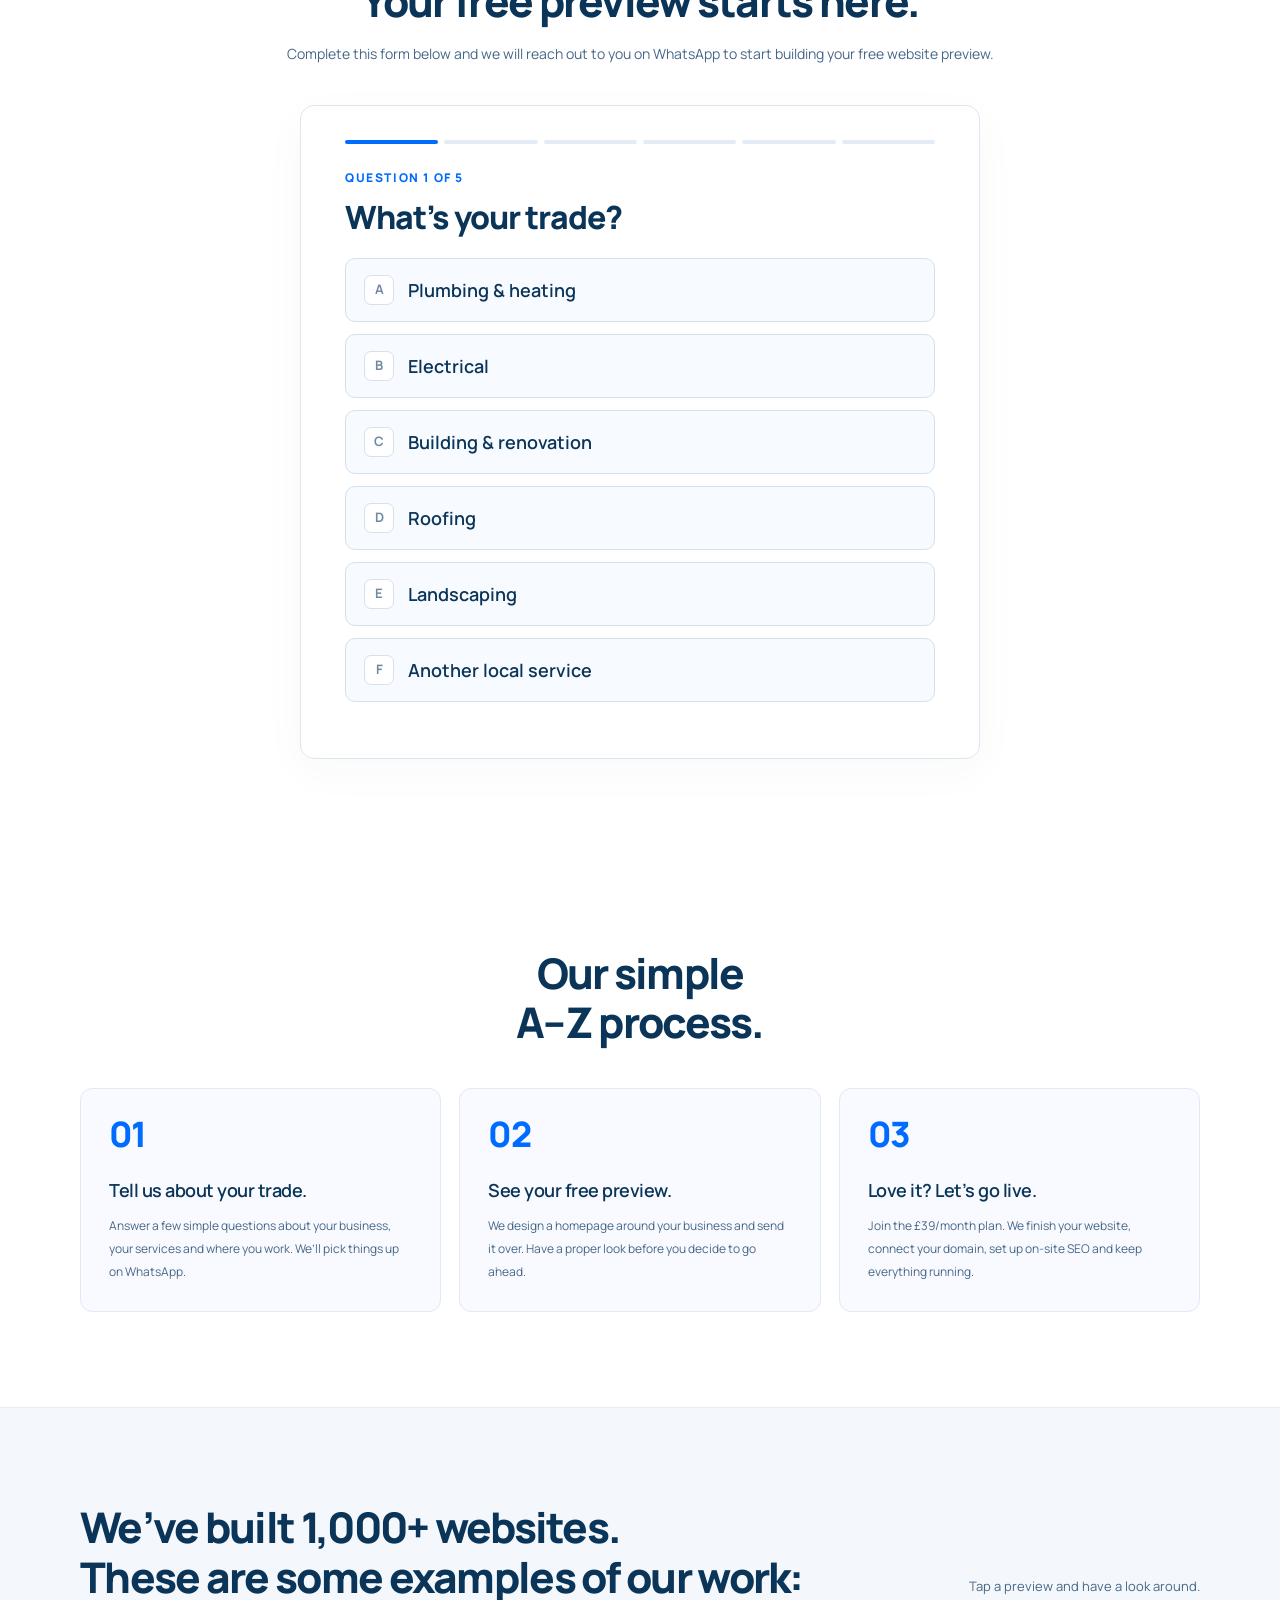
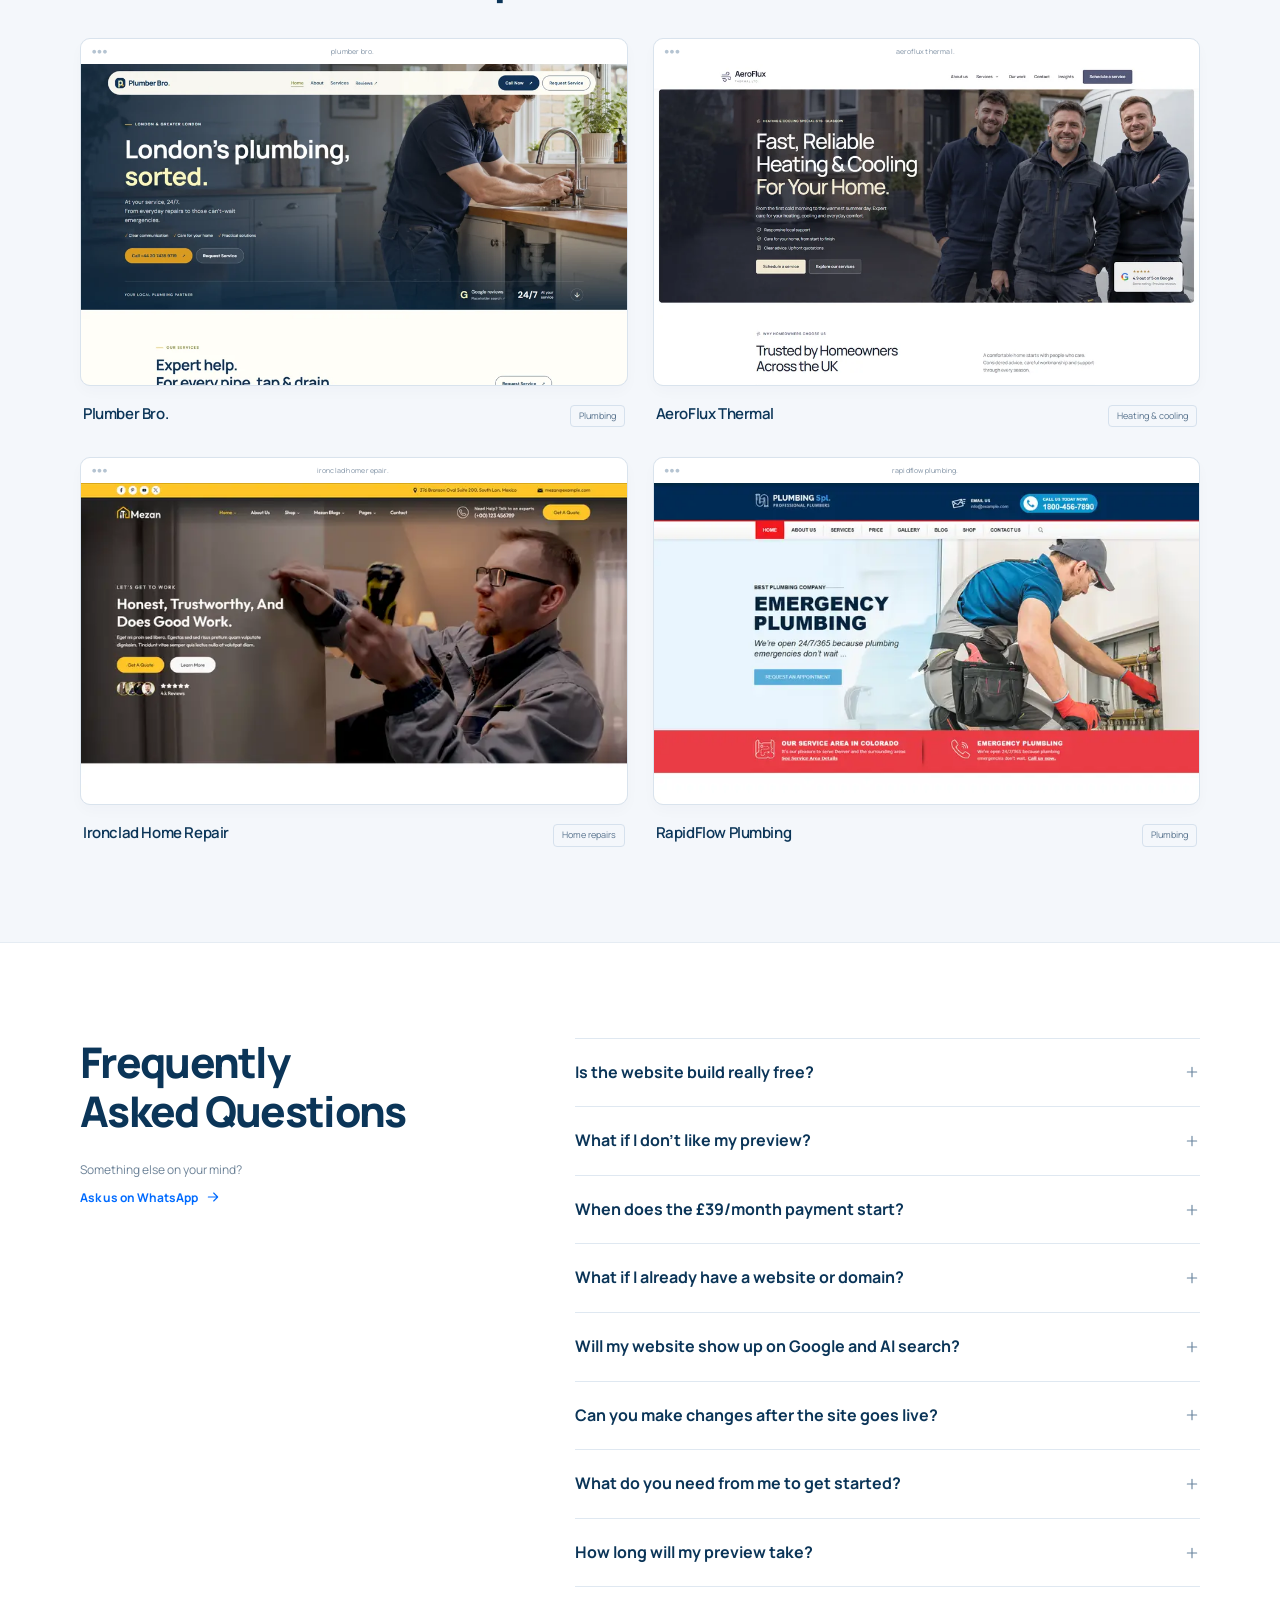
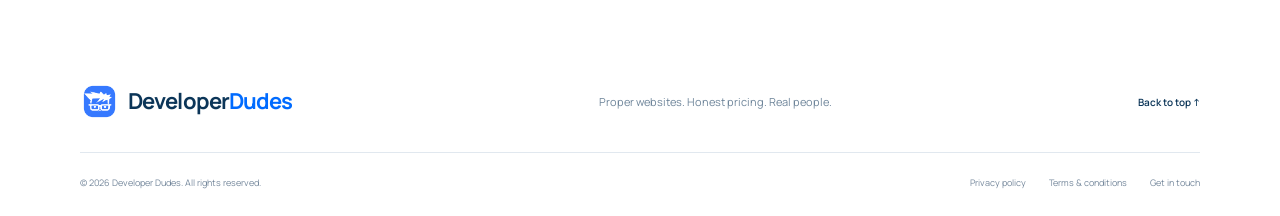
<file: free-preview-v2.html>
<!DOCTYPE html>
<html lang="en-GB">
<head>
  <meta charset="UTF-8">
  <meta name="viewport" content="width=device-width, initial-scale=1">
  <title>Your website, built free. See it first. — Developer Dudes</title>
  <meta name="description" content="A professional website for your trade business, built for free. See your free homepage preview first. Only £39/month for hosting, management and updates when you choose to go live.">
  <meta name="theme-color" content="#0b3558">
  <link rel="canonical" href="https://www.thedeveloperdudes.com/free-preview-v2.html">
  <meta property="og:title" content="Your next website. Built for free. | Developer Dudes">
  <meta property="og:description" content="See your free homepage preview before you decide. £0 to build. £39/month to host, manage and keep it updated.">
  <meta property="og:type" content="website">
  <link rel="icon" href="assets/images/brand/logo-dd.png" type="image/png">
  <link rel="preconnect" href="https://fonts.googleapis.com">
  <link rel="preconnect" href="https://fonts.gstatic.com" crossorigin>
  <link href="https://fonts.googleapis.com/css2?family=Manrope:wght@400;500;600;700;800&display=swap" rel="stylesheet">
  <link rel="stylesheet" href="assets/css/styles.css">
  <link rel="stylesheet" href="assets/css/free-preview.css">
  <script src="assets/js/preview-config.js" defer></script>
  <script src="assets/js/free-preview.js" defer></script>
  <!-- Meta Pixel Code -->
  <script>
  !function(f,b,e,v,n,t,s)
  {if(f.fbq)return;n=f.fbq=function(){n.callMethod?
  n.callMethod.apply(n,arguments):n.queue.push(arguments)};
  if(!f._fbq)f._fbq=n;n.push=n;n.loaded=!0;n.version='2.0';
  n.queue=[];t=b.createElement(e);t.async=!0;
  t.src=v;s=b.getElementsByTagName(e)[0];
  s.parentNode.insertBefore(t,s)}(window, document,'script',
  'https://connect.facebook.net/en_US/fbevents.js');
  fbq('init', '1133759729576559');
  fbq('track', 'PageView');
  </script>
  <noscript><img height="1" width="1" style="display:none"
  src="https://www.facebook.com/tr?id=1133759729576559&ev=PageView&noscript=1"
  /></noscript>
  <!-- End Meta Pixel Code -->
</head>
<body class="preview-page" id="top">
  <a class="skip-link" href="#main">Skip to content</a>
  <svg class="icon-definitions" xmlns="http://www.w3.org/2000/svg" aria-hidden="true"><defs>
    <symbol id="i-arrow" viewBox="0 0 24 24"><path d="M5 12h14m-6-6 6 6-6 6"/></symbol>
    <symbol id="i-check" viewBox="0 0 24 24"><path d="m5 12 4 4L19 6"/></symbol>
    <symbol id="i-whatsapp" viewBox="0 0 24 24"><path d="M17.472 14.382c-.297-.149-1.758-.867-2.03-.967-.273-.099-.471-.148-.67.15-.197.297-.767.966-.94 1.164-.173.199-.347.223-.644.075-.297-.15-1.255-.463-2.39-1.475-.883-.788-1.48-1.761-1.653-2.059-.173-.297-.018-.458.13-.606.134-.133.298-.347.446-.52.149-.174.198-.298.298-.497.099-.198.05-.371-.025-.52-.075-.149-.669-1.612-.916-2.207-.242-.579-.487-.5-.669-.51-.173-.008-.371-.01-.57-.01-.198 0-.52.074-.792.372-.272.297-1.04 1.016-1.04 2.479 0 1.462 1.065 2.875 1.213 3.074.149.198 2.096 3.2 5.077 4.487.709.306 1.262.489 1.694.625.712.227 1.36.195 1.871.118.571-.085 1.758-.719 2.006-1.413.248-.694.248-1.289.173-1.413-.074-.124-.272-.198-.57-.347m-5.421 7.403h-.004a9.87 9.87 0 0 1-5.031-1.378l-.361-.214-3.741.982.998-3.648-.235-.374a9.86 9.86 0 0 1-1.51-5.26c.001-5.45 4.436-9.884 9.888-9.884 2.64 0 5.122 1.03 6.988 2.898a9.825 9.825 0 0 1 2.893 6.994c-.003 5.45-4.437 9.884-9.885 9.884m8.413-18.297A11.815 11.815 0 0 0 12.05 0C5.495 0 .16 5.335.157 11.892c0 2.096.547 4.142 1.588 5.945L.057 24l6.305-1.654a11.882 11.882 0 0 0 5.683 1.448h.005c6.554 0 11.89-5.335 11.893-11.893a11.821 11.821 0 0 0-3.48-8.413Z"/></symbol>
    <symbol id="i-plus" viewBox="0 0 24 24"><path d="M5 12h14M12 5v14"/></symbol>
    <symbol id="i-eye" viewBox="0 0 24 24"><path d="M2 12s3.6-7 10-7 10 7 10 7-3.6 7-10 7-10-7-10-7Z"/><circle cx="12" cy="12" r="3"/></symbol>
  </defs></svg>

  <header class="lp-header">
    <div class="lp-wrap header-row">
      <a class="logo" href="index.html" aria-label="Developer Dudes home"><img class="logo-mark" src="assets/images/brand/logo-dd.png" width="40" height="40" alt=""><span class="logo-text">Developer<em>Dudes</em></span></a>
      <button class="whatsapp-button" type="button" data-whatsapp><svg class="icon icon-fill" aria-hidden="true"><use href="#i-whatsapp"/></svg><span>Chat on WhatsApp</span></button>
    </div>
  </header>

  <main id="main">
    <section class="lp-hero" aria-labelledby="hero-title">
      <div class="lp-wrap hero-content">
        <div class="audience"><span class="status-dot"></span> FOR UK TRADES &amp; LOCAL SERVICE BUSINESSES</div>
        <h1 id="hero-title">We’ll build you a professional, mobile &amp; SEO optimized website for your business <span>for FREE.</span></h1>
        <p class="hero-description">We’ll chat on WhatsApp. If we are a good fit, we design your new <strong>homepage preview for free</strong> and show it to you inside 3 working days. Love it, and we’ll finish your site and take care of it for just <strong>£39/month.</strong></p>
        <a class="preview-cta" href="#apply"><span>Get my free homepage preview <svg class="icon" aria-hidden="true"><use href="#i-arrow"/></svg></span><small>£0 to build. No payment details needed.</small></a>
        <div class="hero-proof"><span><svg class="icon" aria-hidden="true"><use href="#i-check"/></svg>See your website before you pay a penny</span></div>

        <div class="laptop-scene">
          <div class="laptop">
            <div class="laptop-lid">
              <span class="laptop-camera" aria-hidden="true"></span>
              <div class="browser-chrome" aria-hidden="true"><span class="browser-dots"><i></i><i></i><i></i></span><span class="browser-address">⌑ &nbsp; plumberbro.co.uk</span><span>↗</span></div>
              <div class="laptop-viewport" id="laptop-viewport"><img class="scrolling-site" src="assets/images/landing/plumber-bro-full.webp" alt="Plumber Bro example website, showing its services, reviews and contact sections" width="1440" height="5314" fetchpriority="high"></div>
              <div class="laptop-chin" aria-hidden="true">DEVELOPER DUDES</div>
            </div>
            <div class="laptop-base" aria-hidden="true"><span></span></div>
          </div>
          <div class="build-badge"><span class="badge-check"><svg class="icon" aria-hidden="true"><use href="#i-check"/></svg></span><div><small>YOUR WEBSITE BUILD</small><strong>£0. Really.</strong></div></div>
        </div>
        <div class="preview-caption"><span><span class="status-dot"></span> A little look at what we can build for you</span><button type="button" class="motion-toggle" id="motion-toggle" aria-pressed="false">Pause preview <span aria-hidden="true">Ⅱ</span></button></div>
      </div>
      <div class="trades-strip"><div class="lp-wrap"><span>Built for the people <br><strong>who get things done.</strong></span><p><span>Plumbers <b>·</b> Electricians <b>·</b> Builders</span> <b class="row-dot">·</b> <span>Roofers <b>·</b> Landscapers</span></p></div></div>
    </section>

    <section class="lp-section application-section" id="apply" aria-labelledby="application-title">
      <div class="lp-wrap">
        <div class="lp-section-heading"><h2 id="application-title">Your free preview starts here.</h2><p>Complete this form below and we will reach out to you on WhatsApp to start building your free website preview.</p></div>
        <div class="application-shell">
          <form id="preview-form" class="preview-form" novalidate>
            <div class="form-progress" role="progressbar" aria-label="Progress" aria-valuemin="1" aria-valuemax="6" aria-valuenow="1"><span></span><span></span><span></span><span></span><span></span><span></span></div>
            <p class="form-count" id="step-count">Question 1 of 5</p>
            <div id="form-steps">
              <fieldset class="question" data-step="0"><legend>What’s your trade?</legend><div class="quiz-options"><label><input type="radio" name="trade" value="Plumbing & heating"><span><kbd>A</kbd>Plumbing &amp; heating</span></label><label><input type="radio" name="trade" value="Electrical"><span><kbd>B</kbd>Electrical</span></label><label><input type="radio" name="trade" value="Building & renovation"><span><kbd>C</kbd>Building &amp; renovation</span></label><label><input type="radio" name="trade" value="Roofing"><span><kbd>D</kbd>Roofing</span></label><label><input type="radio" name="trade" value="Landscaping"><span><kbd>E</kbd>Landscaping</span></label><label><input type="radio" name="trade" value="Another local service"><span><kbd>F</kbd>Another local service</span></label></div></fieldset>
              <fieldset class="question" data-step="1" hidden disabled><legend>Do you have a website right now?</legend><div class="quiz-options"><label><input type="radio" name="website" value="No website"><span><kbd>A</kbd>No, I don’t have one</span></label><label><input type="radio" name="website" value="Old or outdated website"><span><kbd>B</kbd>Yes, but it’s old or outdated</span></label><label><input type="radio" name="website" value="Facebook page only"><span><kbd>C</kbd>Just a Facebook page</span></label><label><input type="radio" name="website" value="Happy with current website"><span><kbd>D</kbd>Yes, and I’m happy with it</span></label></div></fieldset>
              <fieldset class="question" data-step="2" hidden disabled><legend>If someone searched Google for your trade tonight, would they find you?</legend><p class="question-help">Customers who can’t find you online call someone else.</p><div class="quiz-options"><label><input type="radio" name="findable" value="No"><span><kbd>A</kbd>No, I don’t think so</span></label><label><input type="radio" name="findable" value="Not sure"><span><kbd>B</kbd>Honestly, I’m not sure</span></label><label><input type="radio" name="findable" value="Sometimes"><span><kbd>C</kbd>Sometimes</span></label><label><input type="radio" name="findable" value="Yes"><span><kbd>D</kbd>Yes, easily</span></label></div></fieldset>
              <fieldset class="question" data-step="3" hidden disabled><legend>Where does most of your work come from?</legend><div class="quiz-options"><label><input type="radio" name="work_source" value="Word of mouth"><span><kbd>A</kbd>Word of mouth</span></label><label><input type="radio" name="work_source" value="Repeat customers"><span><kbd>B</kbd>Repeat customers</span></label><label><input type="radio" name="work_source" value="Facebook and social media"><span><kbd>C</kbd>Facebook and social media</span></label><label><input type="radio" name="work_source" value="Paid lead sites"><span><kbd>D</kbd>Paid lead sites</span></label><label><input type="radio" name="work_source" value="Not enough coming in"><span><kbd>E</kbd>Not enough is coming in</span></label></div></fieldset>
              <fieldset class="question" data-step="4" hidden disabled><legend>What would a few extra jobs a month mean for you?</legend><div class="quiz-options"><label><input type="radio" name="extra_jobs" value="It would change everything"><span><kbd>A</kbd>It would change everything</span></label><label><input type="radio" name="extra_jobs" value="A big boost to my income"><span><kbd>B</kbd>A big boost to my income</span></label><label><input type="radio" name="extra_jobs" value="It would definitely help"><span><kbd>C</kbd>It would definitely help</span></label><label><input type="radio" name="extra_jobs" value="Busy enough already"><span><kbd>D</kbd>I’m busy enough already</span></label></div></fieldset>
              <fieldset class="question" data-step="5" aria-labelledby="result-title" hidden disabled>
                <div class="quiz-result"><h3 id="result-title" tabindex="-1"></h3><p id="result-text"></p></div>
                <p class="details-intro">Want to see what your website could look like? <strong>We’ll design your homepage preview for free.</strong></p>
                <div class="quiz-fields">
                  <label class="sr-only" for="business">Business name</label><input class="quiz-input" id="business" name="business" data-label="business name" placeholder="Business name" autocomplete="organization" enterkeyhint="next" maxlength="150" required>
                  <label class="sr-only" for="applicant-name">Your name</label><input class="quiz-input" id="applicant-name" name="name" data-label="name" placeholder="Your name" autocomplete="name" enterkeyhint="next" maxlength="100" required>
                  <label class="sr-only" for="whatsapp">WhatsApp number</label><input class="quiz-input" id="whatsapp" name="whatsapp" data-label="WhatsApp number" type="tel" placeholder="WhatsApp number" autocomplete="tel" inputmode="tel" enterkeyhint="send" maxlength="20" required>
                </div>
              </fieldset>
            </div>
            <p class="form-error" id="form-error" role="alert" hidden></p>
            <div class="form-actions" id="form-actions"><button type="button" class="form-next" id="form-next" hidden><span>Get my free homepage preview</span> <svg class="icon" aria-hidden="true"><use href="#i-arrow"/></svg></button><button type="button" class="form-back" id="form-back" hidden>← Back</button></div>
            <noscript><p>Please enable JavaScript to use the quiz, or email <a href="mailto:thedeveloperdudesllc@gmail.com">thedeveloperdudesllc@gmail.com</a> to request your preview.</p></noscript>
          </form>
        </div>
      </div>
    </section>

    <section class="lp-section process-section" id="how-it-works">
      <div class="lp-wrap">
        <div class="lp-section-heading"><h2>Our simple<br>A–Z process.</h2></div>
        <div class="process-grid">
          <article class="process-card"><span class="step-number">01</span><h3>Tell us about your trade.</h3><p>Answer a few simple questions about your business, your services and where you work. We’ll pick things up on WhatsApp.</p></article>
          <article class="process-card"><span class="step-number">02</span><h3>See your free preview.</h3><p>We design a homepage around your business and send it over. Have a proper look before you decide to go ahead.</p></article>
          <article class="process-card"><span class="step-number">03</span><h3>Love it? Let’s go live.</h3><p>Join the £39/month plan. We finish your website, connect your domain, set up on-site SEO and keep everything running.</p></article>
        </div>
      </div>
    </section>

    <section class="lp-section work-section" id="our-work">
      <div class="lp-wrap">
        <div class="section-heading-row"><h2>We’ve built 1,000+ websites.<br>These are some examples of our work:</h2><p>Tap a preview and have a look around.</p></div>
        <div class="work-grid">
          <article class="work-card"><button class="work-preview" type="button" data-project="Plumber Bro" data-image="assets/images/landing/plumber-bro-full.webp" aria-label="View Plumber Bro full website"><span class="mini-browser" aria-hidden="true">● ● ● <span>plumber bro.</span></span><span class="work-shot"><img src="assets/images/landing/plumber-bro-thumb.webp" width="960" height="600" alt="Plumber Bro website" loading="lazy"><span class="portfolio-thumb-overlay"><span class="portfolio-thumb-eye" aria-hidden="true"><svg class="icon"><use href="#i-eye"/></svg></span><span class="portfolio-thumb-label">View full page</span></span></span></button><div class="work-meta"><h3>Plumber Bro.</h3><span class="work-category">Plumbing</span></div></article>
          <article class="work-card"><button class="work-preview" type="button" data-project="AeroFlux Thermal" data-image="assets/images/landing/aeroflux-full.webp" aria-label="View AeroFlux Thermal full website"><span class="mini-browser" aria-hidden="true">● ● ● <span>aeroflux thermal.</span></span><span class="work-shot"><img src="assets/images/landing/aeroflux-thumb.webp" width="960" height="600" alt="AeroFlux Thermal website" loading="lazy"><span class="portfolio-thumb-overlay"><span class="portfolio-thumb-eye" aria-hidden="true"><svg class="icon"><use href="#i-eye"/></svg></span><span class="portfolio-thumb-label">View full page</span></span></span></button><div class="work-meta"><h3>AeroFlux Thermal</h3><span class="work-category">Heating &amp; cooling</span></div></article>
          <article class="work-card"><button class="work-preview" type="button" data-project="Ironclad Home Repair" data-image="assets/images/portfolio/construction-full.webp" aria-label="View Ironclad Home Repair full website"><span class="mini-browser" aria-hidden="true">● ● ● <span>ironclad home repair.</span></span><span class="work-shot"><img src="assets/images/portfolio/construction-thumb.webp" width="760" height="435" alt="Ironclad Home Repair website" loading="lazy"><span class="portfolio-thumb-overlay"><span class="portfolio-thumb-eye" aria-hidden="true"><svg class="icon"><use href="#i-eye"/></svg></span><span class="portfolio-thumb-label">View full page</span></span></span></button><div class="work-meta"><h3>Ironclad Home Repair</h3><span class="work-category">Home repairs</span></div></article>
          <article class="work-card"><button class="work-preview" type="button" data-project="RapidFlow Plumbing" data-image="assets/images/portfolio/home-services-full.webp" aria-label="View RapidFlow Plumbing full website"><span class="mini-browser" aria-hidden="true">● ● ● <span>rapidflow plumbing.</span></span><span class="work-shot"><img src="assets/images/portfolio/home-services-thumb.webp" width="760" height="435" alt="RapidFlow Plumbing website" loading="lazy"><span class="portfolio-thumb-overlay"><span class="portfolio-thumb-eye" aria-hidden="true"><svg class="icon"><use href="#i-eye"/></svg></span><span class="portfolio-thumb-label">View full page</span></span></span></button><div class="work-meta"><h3>RapidFlow Plumbing</h3><span class="work-category">Plumbing</span></div></article>
        </div>
      </div>
    </section>

    <section class="lp-section faq-section" id="faq">
      <div class="lp-wrap faq-layout"><div><h2>Frequently Asked Questions</h2><p>Something else on your mind?</p><button type="button" class="text-whatsapp" data-whatsapp>Ask us on WhatsApp <svg class="icon" aria-hidden="true"><use href="#i-arrow"/></svg></button></div><div class="faq-list">
        <details><summary>Is the website build really free?<svg class="icon" aria-hidden="true"><use href="#i-plus"/></svg></summary><p>Yes. There’s no design or build fee. We create your homepage preview for free, and if you decide to go ahead, we finish the website at no extra build cost. You pay £39/month for hosting, management and updates.</p></details>
        <details><summary>What if I don’t like my preview?<svg class="icon" aria-hidden="true"><use href="#i-plus"/></svg></summary><p>Tell us what you think and we can discuss the direction. You’re under no obligation to sign up, and you won’t be charged for the preview.</p></details>
        <details><summary>When does the £39/month payment start?<svg class="icon" aria-hidden="true"><use href="#i-plus"/></svg></summary><p>After you’ve seen your preview and decided to go ahead. You then join the hosting and management plan so we can finish the site and get it live. Requesting a preview doesn’t start a subscription.</p></details>
        <details><summary>What if I already have a website or domain?<svg class="icon" aria-hidden="true"><use href="#i-plus"/></svg></summary><p>That’s fine. Share your current website in the application. We can create a new design and connect it to your existing domain when it’s ready. If you need a domain, we’ll help you choose one and explain any registration costs before you commit.</p></details>
        <details><summary>Will my website show up on Google and AI search?<svg class="icon" aria-hidden="true"><use href="#i-plus"/></svg></summary><p>We set up on-site SEO, structure your service and location information, and submit your site for search engine indexing. This helps search engines and AI tools discover and understand it. Indexing, rankings and inclusion in AI answers are decided by those platforms, so specific placements aren’t guaranteed.</p></details>
        <details><summary>Can you make changes after the site goes live?<svg class="icon" aria-hidden="true"><use href="#i-plus"/></svg></summary><p>Yes. Ongoing website updates are included in the £39/month plan. Just message us with the changes you need, such as photos, services or contact details, and we’ll take care of them.</p></details>
        <details><summary>What do you need from me to get started?<svg class="icon" aria-hidden="true"><use href="#i-plus"/></svg></summary><p>Just your business name, trade and contact details. We’ll follow up on WhatsApp for anything else, such as your logo, photos and the services you’d like to feature.</p></details>
        <details><summary>How long will my preview take?<svg class="icon" aria-hidden="true"><use href="#i-plus"/></svg></summary><p>Once we’ve spoken about your business and have the details we need, we’ll confirm your preview timeline on WhatsApp. You’ll know what to expect before we start.</p></details>
      </div></div>
    </section>
  </main>

  <footer class="lp-footer"><div class="lp-wrap"><div class="footer-top"><a class="logo" href="index.html"><img class="logo-mark" src="assets/images/brand/logo-dd.png" width="40" height="40" alt=""><span class="logo-text">Developer<em>Dudes</em></span></a><p>Proper websites. Honest pricing. Real people.</p><a href="#top">Back to top ↑</a></div><div class="footer-bottom-row"><span>© <span id="footer-year">2026</span> Developer Dudes. All rights reserved.</span><nav aria-label="Legal"><a href="privacy-policy.html">Privacy policy</a><a href="terms.html">Terms &amp; conditions</a><a href="mailto:thedeveloperdudesllc@gmail.com">Get in touch</a></nav></div></div></footer>

  <dialog id="project-dialog" class="project-dialog" aria-labelledby="project-title"><div class="project-dialog-bar"><div><span class="status-dot"></span><h2 id="project-title">Website preview</h2><span class="dialog-hint">Scroll to explore</span></div><button type="button" class="dialog-close" aria-label="Close website preview">×</button></div><div class="project-dialog-scroll"><img id="project-image" alt="" width="1440"></div></dialog>
  <dialog id="contact-dialog" class="contact-dialog" aria-labelledby="contact-title"><button type="button" class="dialog-close" aria-label="Close contact options">×</button><span class="lp-eyebrow">LET’S TALK</span><h2 id="contact-title">We’re happy to help.</h2><p>Our WhatsApp link is being set up. You can reach the team by email in the meantime.</p><a class="form-next" href="mailto:thedeveloperdudesllc@gmail.com">Email Developer Dudes <svg class="icon" aria-hidden="true"><use href="#i-arrow"/></svg></a></dialog>
</body>
</html>
</file>
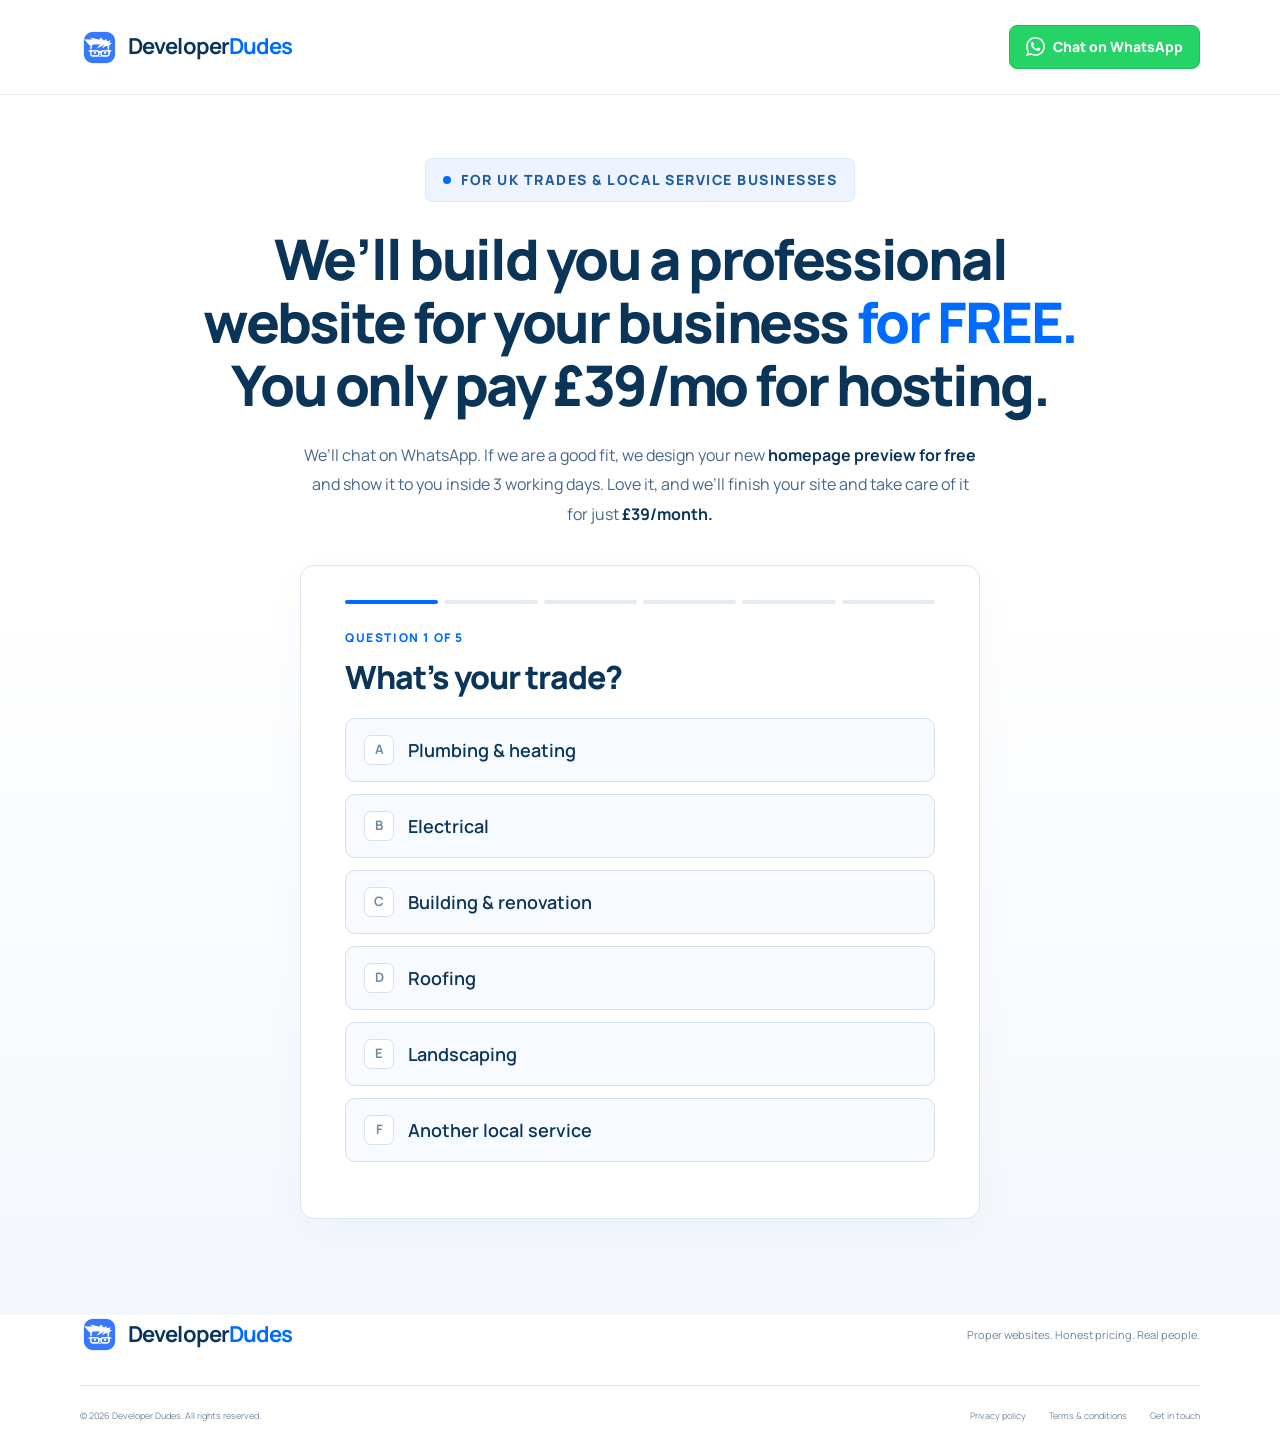
<file: free-preview.html>
<!DOCTYPE html>
<html lang="en-GB">
<head>
  <meta charset="UTF-8">
  <meta name="viewport" content="width=device-width, initial-scale=1">
  <title>Your website, built free. See it first. — Developer Dudes</title>
  <meta name="description" content="A professional website for your trade business, built for free. See your free homepage preview first. Only £39/month for hosting, management and updates when you choose to go live.">
  <meta name="theme-color" content="#0b3558">
  <link rel="canonical" href="https://www.thedeveloperdudes.com/free-preview.html">
  <meta property="og:title" content="Your next website. Built for free. | Developer Dudes">
  <meta property="og:description" content="See your free homepage preview before you decide. £0 to build. £39/month to host, manage and keep it updated.">
  <meta property="og:type" content="website">
  <link rel="icon" href="assets/images/brand/logo-dd.png" type="image/png">
  <link rel="preconnect" href="https://fonts.googleapis.com">
  <link rel="preconnect" href="https://fonts.gstatic.com" crossorigin>
  <link href="https://fonts.googleapis.com/css2?family=Manrope:wght@400;500;600;700;800&display=swap" rel="stylesheet">
  <link rel="stylesheet" href="assets/css/styles.css">
  <link rel="stylesheet" href="assets/css/free-preview.css">
  <script src="assets/js/preview-config.js" defer></script>
  <script src="assets/js/free-preview.js" defer></script>
  <!-- Meta Pixel Code -->
  <script>
  !function(f,b,e,v,n,t,s)
  {if(f.fbq)return;n=f.fbq=function(){n.callMethod?
  n.callMethod.apply(n,arguments):n.queue.push(arguments)};
  if(!f._fbq)f._fbq=n;n.push=n;n.loaded=!0;n.version='2.0';
  n.queue=[];t=b.createElement(e);t.async=!0;
  t.src=v;s=b.getElementsByTagName(e)[0];
  s.parentNode.insertBefore(t,s)}(window, document,'script',
  'https://connect.facebook.net/en_US/fbevents.js');
  fbq('init', '1133759729576559');
  fbq('track', 'PageView');
  </script>
  <noscript><img height="1" width="1" style="display:none"
  src="https://www.facebook.com/tr?id=1133759729576559&ev=PageView&noscript=1"
  /></noscript>
  <!-- End Meta Pixel Code -->
</head>
<body class="preview-page" id="top">
  <a class="skip-link" href="#main">Skip to content</a>
  <svg class="icon-definitions" xmlns="http://www.w3.org/2000/svg" aria-hidden="true"><defs>
    <symbol id="i-arrow" viewBox="0 0 24 24"><path d="M5 12h14m-6-6 6 6-6 6"/></symbol>
    <symbol id="i-whatsapp" viewBox="0 0 24 24"><path d="M17.472 14.382c-.297-.149-1.758-.867-2.03-.967-.273-.099-.471-.148-.67.15-.197.297-.767.966-.94 1.164-.173.199-.347.223-.644.075-.297-.15-1.255-.463-2.39-1.475-.883-.788-1.48-1.761-1.653-2.059-.173-.297-.018-.458.13-.606.134-.133.298-.347.446-.52.149-.174.198-.298.298-.497.099-.198.05-.371-.025-.52-.075-.149-.669-1.612-.916-2.207-.242-.579-.487-.5-.669-.51-.173-.008-.371-.01-.57-.01-.198 0-.52.074-.792.372-.272.297-1.04 1.016-1.04 2.479 0 1.462 1.065 2.875 1.213 3.074.149.198 2.096 3.2 5.077 4.487.709.306 1.262.489 1.694.625.712.227 1.36.195 1.871.118.571-.085 1.758-.719 2.006-1.413.248-.694.248-1.289.173-1.413-.074-.124-.272-.198-.57-.347m-5.421 7.403h-.004a9.87 9.87 0 0 1-5.031-1.378l-.361-.214-3.741.982.998-3.648-.235-.374a9.86 9.86 0 0 1-1.51-5.26c.001-5.45 4.436-9.884 9.888-9.884 2.64 0 5.122 1.03 6.988 2.898a9.825 9.825 0 0 1 2.893 6.994c-.003 5.45-4.437 9.884-9.885 9.884m8.413-18.297A11.815 11.815 0 0 0 12.05 0C5.495 0 .16 5.335.157 11.892c0 2.096.547 4.142 1.588 5.945L.057 24l6.305-1.654a11.882 11.882 0 0 0 5.683 1.448h.005c6.554 0 11.89-5.335 11.893-11.893a11.821 11.821 0 0 0-3.48-8.413Z"/></symbol>
  </defs></svg>

  <header class="lp-header">
    <div class="lp-wrap header-row">
      <a class="logo" href="index.html" aria-label="Developer Dudes home"><img class="logo-mark" src="assets/images/brand/logo-dd.png" width="40" height="40" alt=""><span class="logo-text">Developer<em>Dudes</em></span></a>
      <button class="whatsapp-button" type="button" data-whatsapp><svg class="icon icon-fill" aria-hidden="true"><use href="#i-whatsapp"/></svg><span>Chat on WhatsApp</span></button>
    </div>
  </header>

  <main id="main">
    <section class="lp-hero quiz-hero" aria-labelledby="hero-title">
      <div class="lp-wrap hero-content">
        <div class="audience"><span class="status-dot"></span> FOR UK TRADES &amp; LOCAL SERVICE BUSINESSES</div>
        <h1 id="hero-title">We’ll build you a professional website for your business <span>for FREE.</span><br>You only pay £39/mo for hosting.</h1>
        <p class="hero-description">We’ll chat on WhatsApp. If we are a good fit, we design your new <strong>homepage preview for free</strong> and show it to you inside 3 working days. Love it, and we’ll finish your site and take care of it for just <strong>£39/month.</strong></p>
        <div class="application-shell" id="apply">
          <form id="preview-form" class="preview-form" novalidate>
            <div class="form-progress" role="progressbar" aria-label="Progress" aria-valuemin="1" aria-valuemax="6" aria-valuenow="1"><span></span><span></span><span></span><span></span><span></span><span></span></div>
            <p class="form-count" id="step-count">Question 1 of 5</p>
            <div id="form-steps">
              <fieldset class="question" data-step="0"><legend>What’s your trade?</legend><div class="quiz-options"><label><input type="radio" name="trade" value="Plumbing & heating"><span><kbd>A</kbd>Plumbing &amp; heating</span></label><label><input type="radio" name="trade" value="Electrical"><span><kbd>B</kbd>Electrical</span></label><label><input type="radio" name="trade" value="Building & renovation"><span><kbd>C</kbd>Building &amp; renovation</span></label><label><input type="radio" name="trade" value="Roofing"><span><kbd>D</kbd>Roofing</span></label><label><input type="radio" name="trade" value="Landscaping"><span><kbd>E</kbd>Landscaping</span></label><label><input type="radio" name="trade" value="Another local service"><span><kbd>F</kbd>Another local service</span></label></div></fieldset>
              <fieldset class="question" data-step="1" hidden disabled><legend>Do you have a website right now?</legend><div class="quiz-options"><label><input type="radio" name="website" value="No website"><span><kbd>A</kbd>No, I don’t have one</span></label><label><input type="radio" name="website" value="Old or outdated website"><span><kbd>B</kbd>Yes, but it’s old or outdated</span></label><label><input type="radio" name="website" value="Facebook page only"><span><kbd>C</kbd>Just a Facebook page</span></label><label><input type="radio" name="website" value="Happy with current website"><span><kbd>D</kbd>Yes, and I’m happy with it</span></label></div></fieldset>
              <fieldset class="question" data-step="2" hidden disabled><legend>If someone searched Google for your trade tonight, would they find you?</legend><p class="question-help">Customers who can’t find you online call someone else.</p><div class="quiz-options"><label><input type="radio" name="findable" value="No"><span><kbd>A</kbd>No, I don’t think so</span></label><label><input type="radio" name="findable" value="Not sure"><span><kbd>B</kbd>Honestly, I’m not sure</span></label><label><input type="radio" name="findable" value="Sometimes"><span><kbd>C</kbd>Sometimes</span></label><label><input type="radio" name="findable" value="Yes"><span><kbd>D</kbd>Yes, easily</span></label></div></fieldset>
              <fieldset class="question" data-step="3" hidden disabled><legend>Where does most of your work come from?</legend><div class="quiz-options"><label><input type="radio" name="work_source" value="Word of mouth"><span><kbd>A</kbd>Word of mouth</span></label><label><input type="radio" name="work_source" value="Repeat customers"><span><kbd>B</kbd>Repeat customers</span></label><label><input type="radio" name="work_source" value="Facebook and social media"><span><kbd>C</kbd>Facebook and social media</span></label><label><input type="radio" name="work_source" value="Paid lead sites"><span><kbd>D</kbd>Paid lead sites</span></label><label><input type="radio" name="work_source" value="Not enough coming in"><span><kbd>E</kbd>Not enough is coming in</span></label></div></fieldset>
              <fieldset class="question" data-step="4" hidden disabled><legend>What would a few extra jobs a month mean for you?</legend><div class="quiz-options"><label><input type="radio" name="extra_jobs" value="It would change everything"><span><kbd>A</kbd>It would change everything</span></label><label><input type="radio" name="extra_jobs" value="A big boost to my income"><span><kbd>B</kbd>A big boost to my income</span></label><label><input type="radio" name="extra_jobs" value="It would definitely help"><span><kbd>C</kbd>It would definitely help</span></label><label><input type="radio" name="extra_jobs" value="Busy enough already"><span><kbd>D</kbd>I’m busy enough already</span></label></div></fieldset>
              <fieldset class="question" data-step="5" aria-labelledby="result-title" hidden disabled>
                <div class="quiz-result"><h3 id="result-title" tabindex="-1"></h3><p id="result-text"></p></div>
                <p class="details-intro">Want to see what your website could look like? <strong>We’ll design your homepage preview for free.</strong></p>
                <div class="quiz-fields">
                  <label class="sr-only" for="business">Business name</label><input class="quiz-input" id="business" name="business" data-label="business name" placeholder="Business name" autocomplete="organization" enterkeyhint="next" maxlength="150" required>
                  <label class="sr-only" for="applicant-name">Your name</label><input class="quiz-input" id="applicant-name" name="name" data-label="name" placeholder="Your name" autocomplete="name" enterkeyhint="next" maxlength="100" required>
                  <label class="sr-only" for="whatsapp">WhatsApp number</label><input class="quiz-input" id="whatsapp" name="whatsapp" data-label="WhatsApp number" type="tel" placeholder="WhatsApp number" autocomplete="tel" inputmode="tel" enterkeyhint="send" maxlength="20" required>
                </div>
              </fieldset>
            </div>
            <p class="form-error" id="form-error" role="alert" hidden></p>
            <div class="form-actions" id="form-actions"><button type="button" class="form-next" id="form-next" hidden><span>Get my free homepage preview</span> <svg class="icon" aria-hidden="true"><use href="#i-arrow"/></svg></button><button type="button" class="form-back" id="form-back" hidden>← Back</button></div>
            <noscript><p>Please enable JavaScript to use the quiz, or email <a href="mailto:thedeveloperdudesllc@gmail.com">thedeveloperdudesllc@gmail.com</a> to request your preview.</p></noscript>
          </form>
        </div>
      </div>
    </section>
  </main>

  <footer class="lp-footer"><div class="lp-wrap"><div class="footer-top"><a class="logo" href="index.html"><img class="logo-mark" src="assets/images/brand/logo-dd.png" width="40" height="40" alt=""><span class="logo-text">Developer<em>Dudes</em></span></a><p>Proper websites. Honest pricing. Real people.</p></div><div class="footer-bottom-row"><span>© <span id="footer-year">2026</span> Developer Dudes. All rights reserved.</span><nav aria-label="Legal"><a href="privacy-policy.html">Privacy policy</a><a href="terms.html">Terms &amp; conditions</a><a href="mailto:thedeveloperdudesllc@gmail.com">Get in touch</a></nav></div></div></footer>

  <dialog id="contact-dialog" class="contact-dialog" aria-labelledby="contact-title"><button type="button" class="dialog-close" aria-label="Close contact options">×</button><span class="lp-eyebrow">LET’S TALK</span><h2 id="contact-title">We’re happy to help.</h2><p>Our WhatsApp link is being set up. You can reach the team by email in the meantime.</p><a class="form-next" href="mailto:thedeveloperdudesllc@gmail.com">Email Developer Dudes <svg class="icon" aria-hidden="true"><use href="#i-arrow"/></svg></a></dialog>
</body>
</html>
</file>
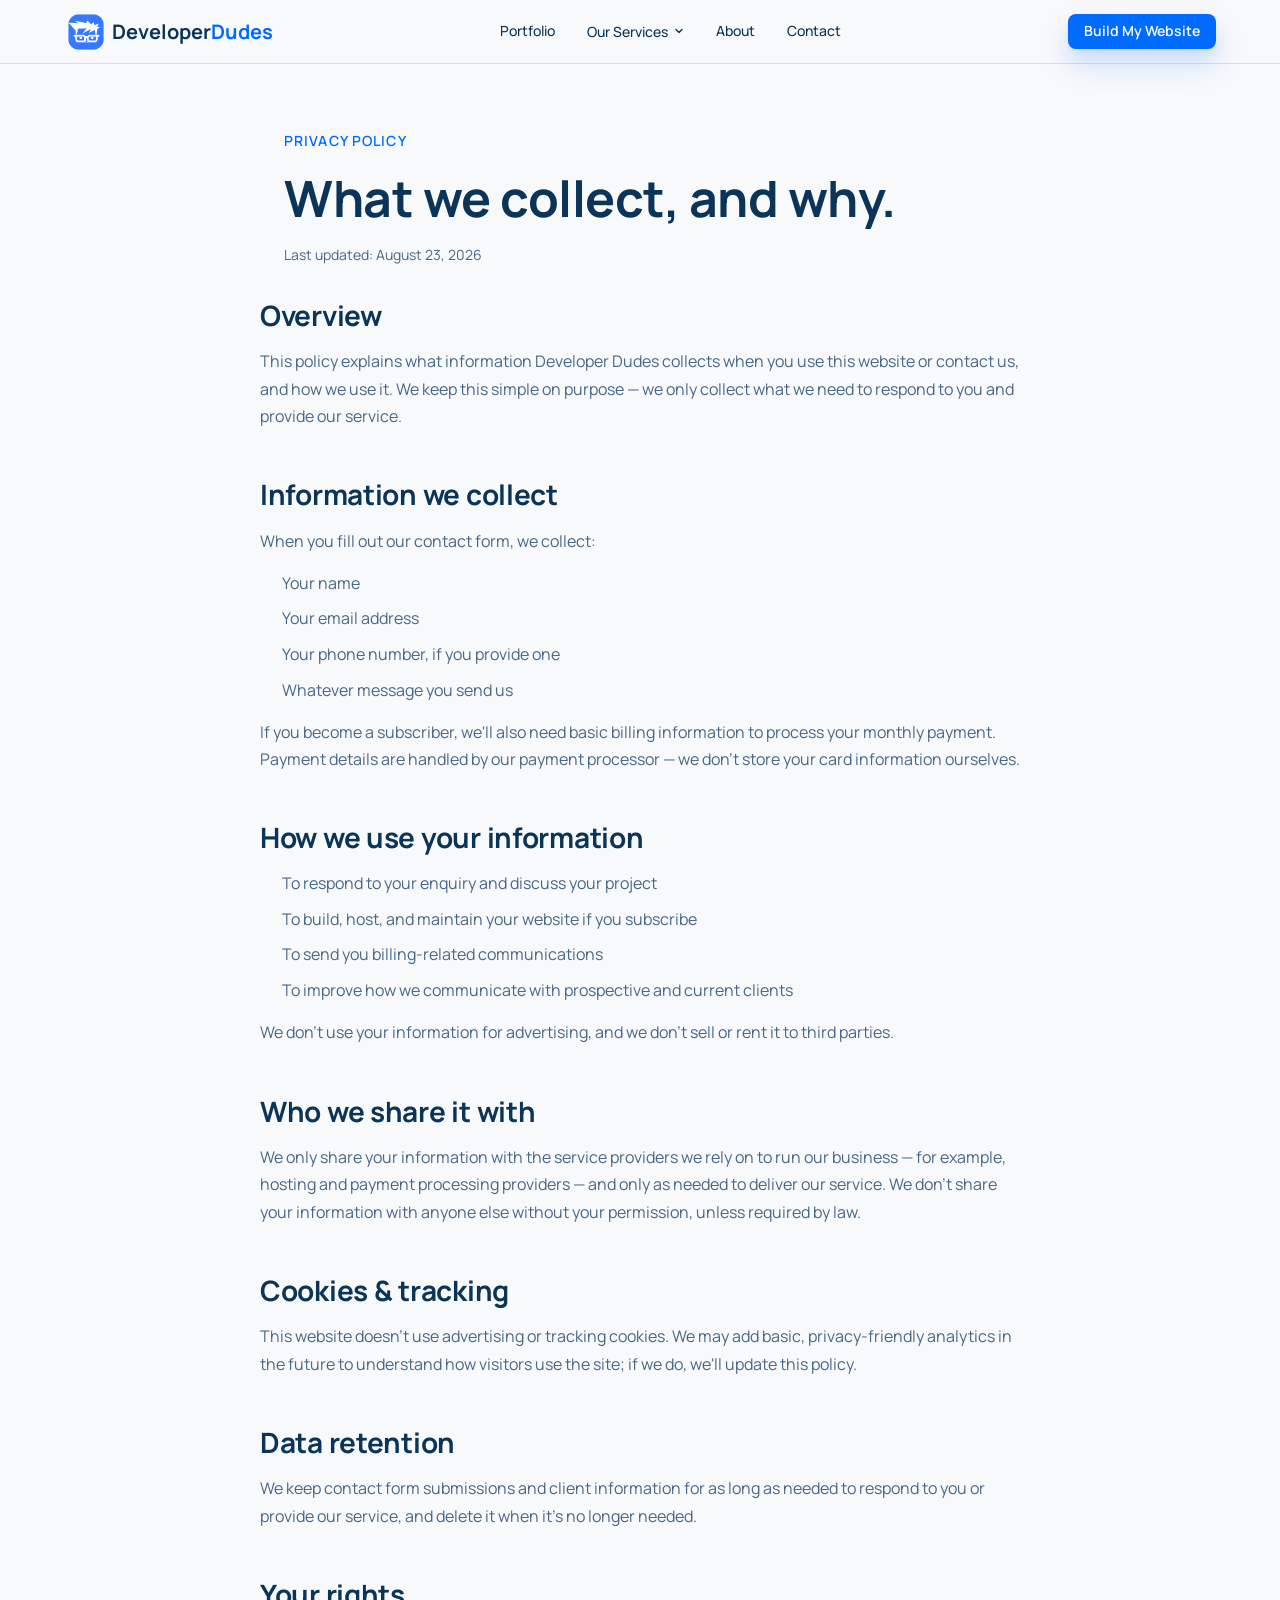
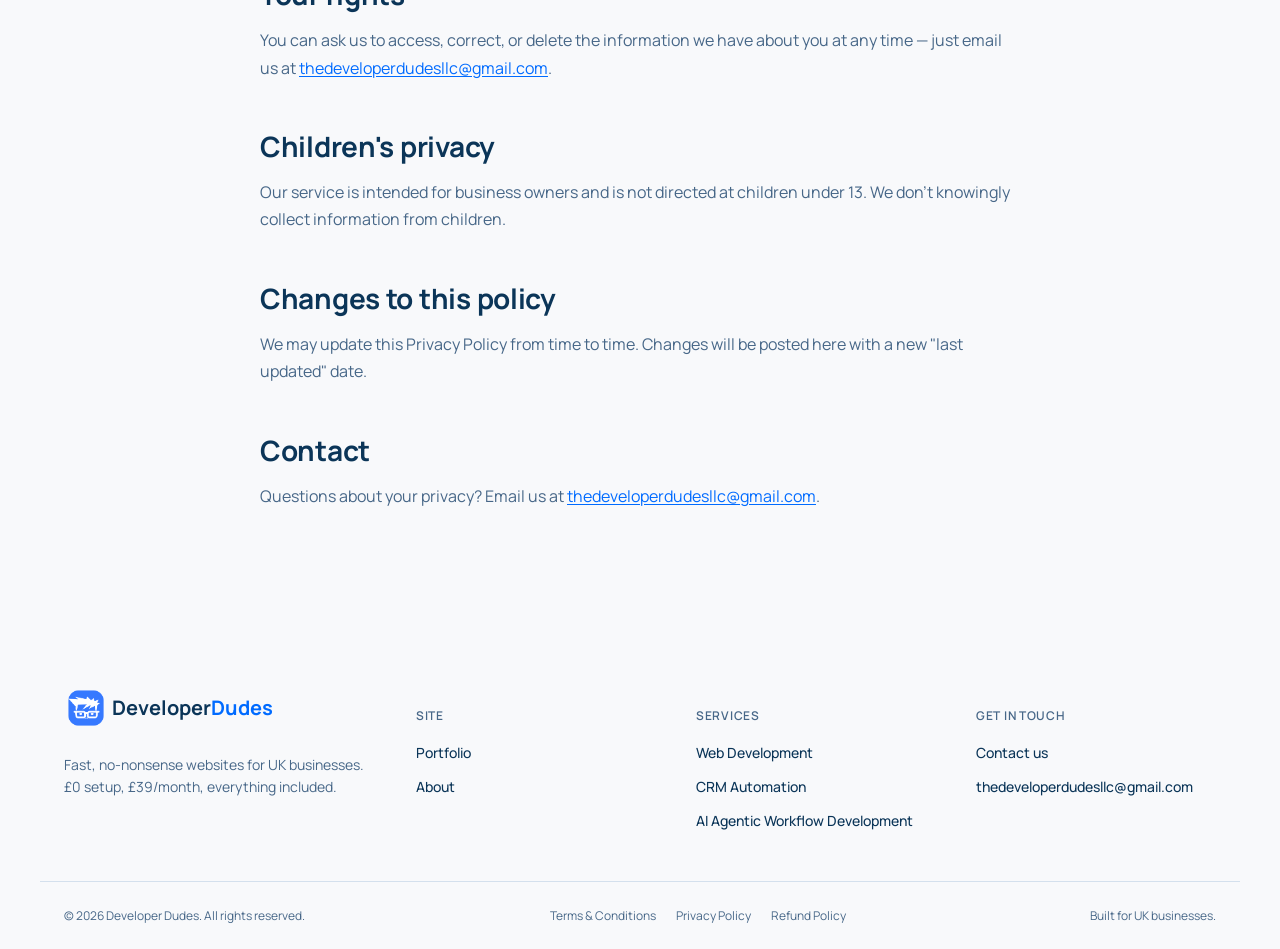
<file: privacy-policy.html>
<!DOCTYPE html>
<html lang="en-GB">
<head>
<meta charset="UTF-8">
<meta name="viewport" content="width=device-width, initial-scale=1.0">
<title>Privacy Policy — Developer Dudes</title>
<meta name="description" content="How Developer Dudes collects, uses, and protects your information.">
<link rel="canonical" href="https://thedeveloperdudes.com/privacy-policy.html">
<link rel="preconnect" href="https://fonts.googleapis.com">
<link rel="preconnect" href="https://fonts.gstatic.com" crossorigin>
<link href="https://fonts.googleapis.com/css2?family=Manrope:wght@400;500;600;700;800&display=swap" rel="stylesheet">
<link rel="icon" type="image/png" href="assets/images/brand/logo-dd.png">
<link rel="stylesheet" href="assets/css/styles.css">
</head>
<body>

<a class="skip-link" href="#main">Skip to content</a>

<header class="site-header" id="top">
  <div class="wrap header-inner">
    <a class="logo" href="index.html">
      <img class="logo-mark" src="assets/images/brand/logo-dd.png" alt="" aria-hidden="true">
      <span class="logo-text">Developer<em>Dudes</em></span>
    </a>

    <nav class="main-nav" aria-label="Primary">
      <a href="index.html#portfolio">Portfolio</a>
      <div class="nav-dropdown">
        <button type="button" class="nav-dropdown-trigger" aria-haspopup="true" aria-expanded="false">
          Our Services
          <svg class="nav-chevron" width="10" height="10" viewBox="0 0 10 10" fill="none" aria-hidden="true"><path d="M2 3.5 5 6.5 8 3.5" stroke="currentColor" stroke-width="1.4" stroke-linecap="round" stroke-linejoin="round"/></svg>
        </button>
        <div class="nav-dropdown-menu">
          <a href="web-development.html">Web Development</a>
          <a href="crm-automation.html">CRM Automation</a>
          <a href="ai-agentic-workflows.html">AI Agentic Workflow Development</a>
        </div>
      </div>
      <a href="about.html">About</a>
      <a href="contact.html">Contact</a>
    </nav>

    <div class="header-cta">
      <a class="btn btn-primary btn-compact" href="contact.html">Build My Website</a>
    </div>

    <button class="nav-toggle" aria-label="Toggle menu" aria-expanded="false" aria-controls="mobile-nav">
      <span></span><span></span><span></span>
    </button>
  </div>

  <nav class="mobile-nav" id="mobile-nav" aria-label="Mobile">
    <a href="index.html#portfolio">Portfolio</a>
    <div class="mobile-nav-group">
      <button type="button" class="mobile-nav-toggle" aria-expanded="false" aria-controls="mobile-services">
        Our Services
        <svg class="nav-chevron" width="10" height="10" viewBox="0 0 10 10" fill="none" aria-hidden="true"><path d="M2 3.5 5 6.5 8 3.5" stroke="currentColor" stroke-width="1.4" stroke-linecap="round" stroke-linejoin="round"/></svg>
      </button>
      <div class="mobile-nav-submenu" id="mobile-services">
        <a href="web-development.html">Web Development</a>
        <a href="crm-automation.html">CRM Automation</a>
        <a href="ai-agentic-workflows.html">AI Agentic Workflow Development</a>
      </div>
    </div>
    <a href="about.html">About</a>
    <a href="contact.html">Contact</a>
    <a class="btn btn-primary" href="contact.html">Build My Website</a>
  </nav>
</header>

<main id="main">

  <section class="legal-hero">
    <div class="wrap reveal">
      <span class="eyebrow">Privacy Policy</span>
      <h1 class="contact-heading">What we collect, and why.</h1>
      <p class="legal-updated">Last updated: August 23, 2026</p>
    </div>
  </section>

  <section class="legal-section">
    <div class="wrap">
      <div class="legal-content reveal">
        <h2>Overview</h2>
        <p>This policy explains what information Developer Dudes collects when you use this website or contact us, and how we use it. We keep this simple on purpose &mdash; we only collect what we need to respond to you and provide our service.</p>

        <h2>Information we collect</h2>
        <p>When you fill out our contact form, we collect:</p>
        <ul>
          <li>Your name</li>
          <li>Your email address</li>
          <li>Your phone number, if you provide one</li>
          <li>Whatever message you send us</li>
        </ul>
        <p>If you become a subscriber, we'll also need basic billing information to process your monthly payment. Payment details are handled by our payment processor &mdash; we don't store your card information ourselves.</p>

        <h2>How we use your information</h2>
        <ul>
          <li>To respond to your enquiry and discuss your project</li>
          <li>To build, host, and maintain your website if you subscribe</li>
          <li>To send you billing-related communications</li>
          <li>To improve how we communicate with prospective and current clients</li>
        </ul>
        <p>We don't use your information for advertising, and we don't sell or rent it to third parties.</p>

        <h2>Who we share it with</h2>
        <p>We only share your information with the service providers we rely on to run our business &mdash; for example, hosting and payment processing providers &mdash; and only as needed to deliver our service. We don't share your information with anyone else without your permission, unless required by law.</p>

        <h2>Cookies &amp; tracking</h2>
        <p>This website doesn't use advertising or tracking cookies. We may add basic, privacy-friendly analytics in the future to understand how visitors use the site; if we do, we'll update this policy.</p>

        <h2>Data retention</h2>
        <p>We keep contact form submissions and client information for as long as needed to respond to you or provide our service, and delete it when it's no longer needed.</p>

        <h2>Your rights</h2>
        <p>You can ask us to access, correct, or delete the information we have about you at any time &mdash; just email us at <a href="mailto:thedeveloperdudesllc@gmail.com">thedeveloperdudesllc@gmail.com</a>.</p>

        <h2>Children's privacy</h2>
        <p>Our service is intended for business owners and is not directed at children under 13. We don't knowingly collect information from children.</p>

        <h2>Changes to this policy</h2>
        <p>We may update this Privacy Policy from time to time. Changes will be posted here with a new "last updated" date.</p>

        <h2>Contact</h2>
        <p>Questions about your privacy? Email us at <a href="mailto:thedeveloperdudesllc@gmail.com">thedeveloperdudesllc@gmail.com</a>.</p>
      </div>
    </div>
  </section>

</main>

<footer class="site-footer">
  <div class="wrap footer-inner">
    <div class="footer-brand">
      <a class="logo" href="index.html">
        <img class="logo-mark" src="assets/images/brand/logo-dd.png" alt="" aria-hidden="true">
        <span class="logo-text">Developer<em>Dudes</em></span>
      </a>
      <p>Fast, no-nonsense websites for UK businesses. £0 setup, £39/month, everything included.</p>
    </div>

    <div class="footer-col">
      <h5>Site</h5>
      <a href="index.html#portfolio">Portfolio</a>
      <a href="about.html">About</a>
    </div>

    <div class="footer-col">
      <h5>Services</h5>
      <a href="web-development.html">Web Development</a>
      <a href="crm-automation.html">CRM Automation</a>
      <a href="ai-agentic-workflows.html">AI Agentic Workflow Development</a>
    </div>

    <div class="footer-col">
      <h5>Get in touch</h5>
      <a href="contact.html">Contact us</a>
      <a href="mailto:thedeveloperdudesllc@gmail.com">thedeveloperdudesllc@gmail.com</a>
    </div>
  </div>
  <div class="wrap footer-bottom">
    <span>&copy; <span id="year"></span> Developer Dudes. All rights reserved.</span>
    <nav class="footer-legal" aria-label="Legal">
      <a href="terms.html">Terms &amp; Conditions</a>
      <a href="privacy-policy.html">Privacy Policy</a>
      <a href="refund-policy.html">Refund Policy</a>
    </nav>
    <span>Built for UK businesses.</span>
  </div>
</footer>

<script src="assets/js/main.js"></script>
</body>
</html>
</file>
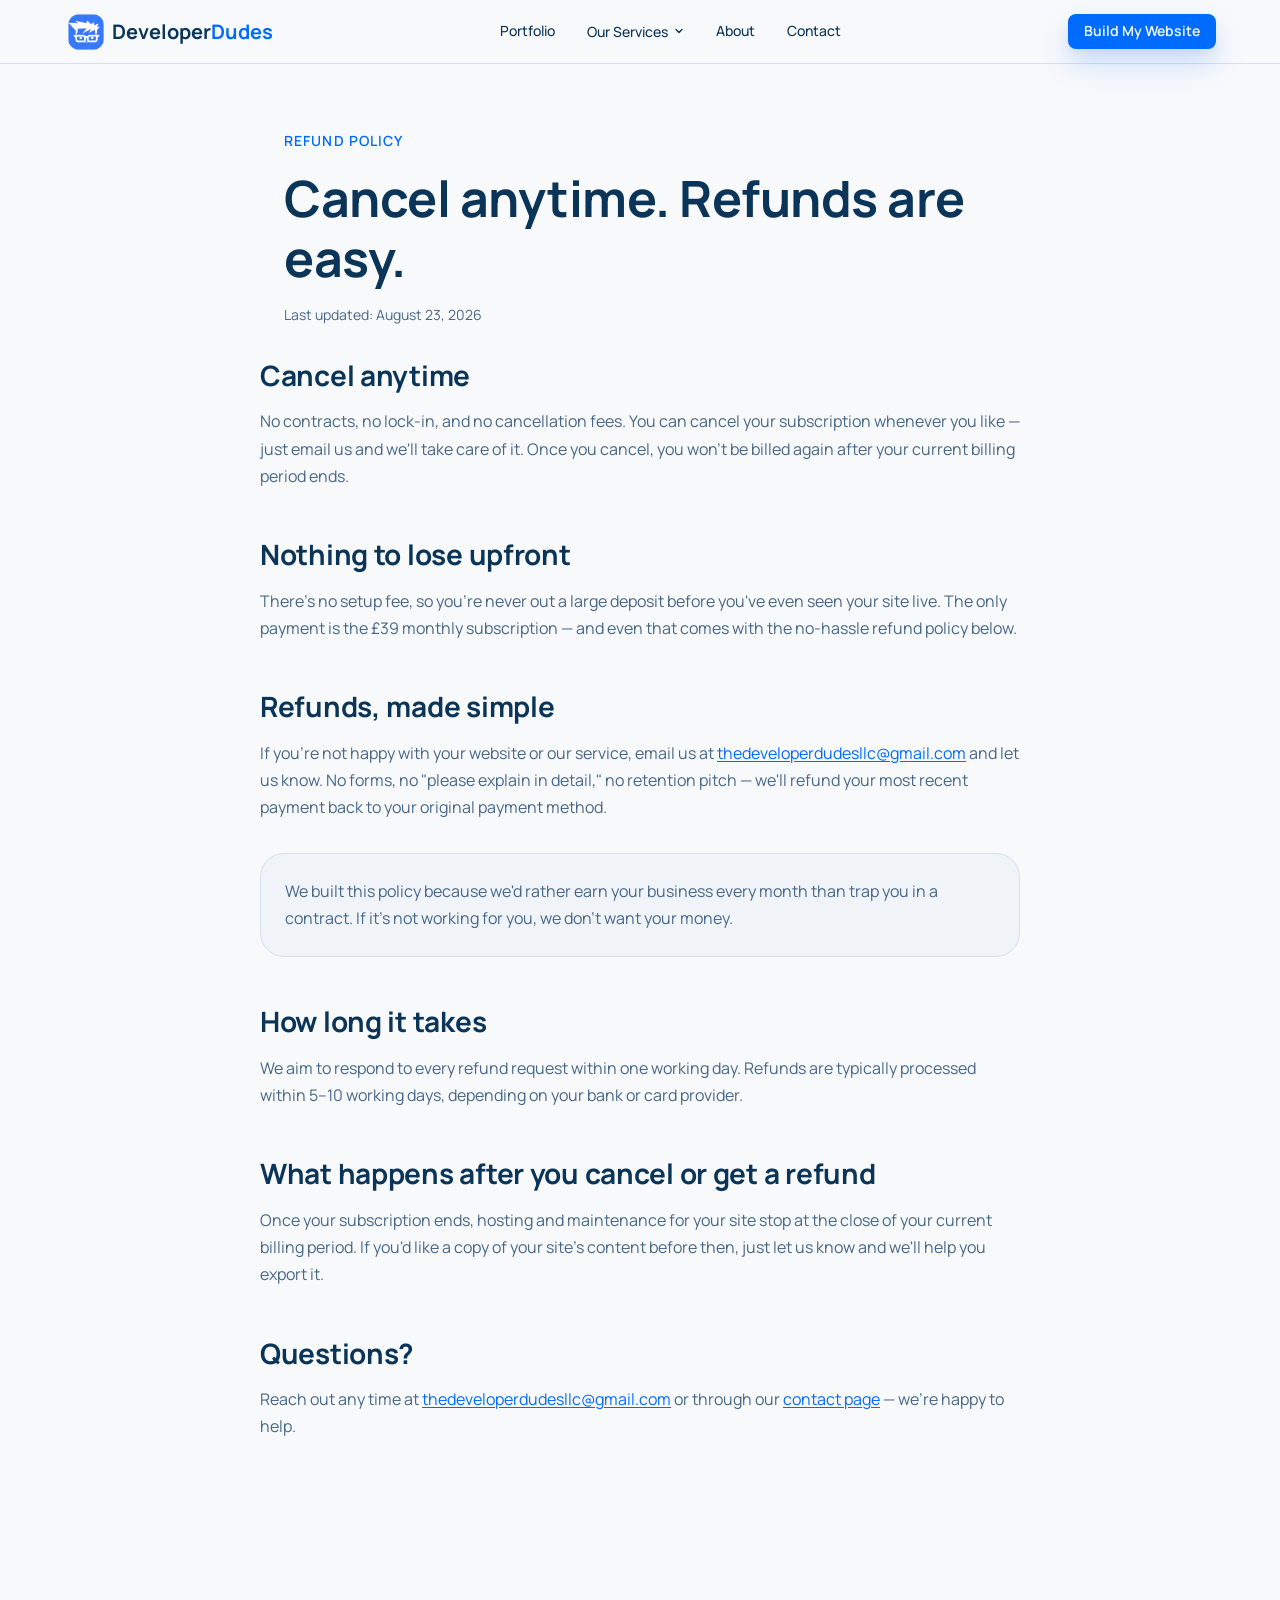
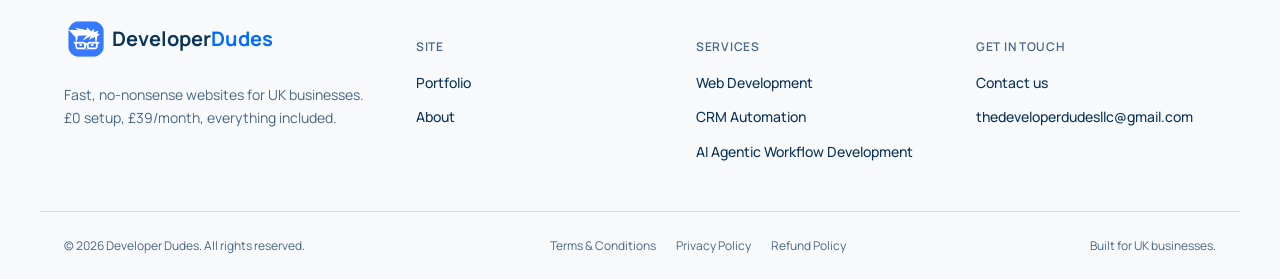
<file: refund-policy.html>
<!DOCTYPE html>
<html lang="en-GB">
<head>
<meta charset="UTF-8">
<meta name="viewport" content="width=device-width, initial-scale=1.0">
<title>Refund Policy — Developer Dudes</title>
<meta name="description" content="Developer Dudes' refund policy: cancel anytime, no contracts, and a no-hassle refund by email.">
<link rel="canonical" href="https://thedeveloperdudes.com/refund-policy.html">
<link rel="preconnect" href="https://fonts.googleapis.com">
<link rel="preconnect" href="https://fonts.gstatic.com" crossorigin>
<link href="https://fonts.googleapis.com/css2?family=Manrope:wght@400;500;600;700;800&display=swap" rel="stylesheet">
<link rel="icon" type="image/png" href="assets/images/brand/logo-dd.png">
<link rel="stylesheet" href="assets/css/styles.css">
</head>
<body>

<a class="skip-link" href="#main">Skip to content</a>

<header class="site-header" id="top">
  <div class="wrap header-inner">
    <a class="logo" href="index.html">
      <img class="logo-mark" src="assets/images/brand/logo-dd.png" alt="" aria-hidden="true">
      <span class="logo-text">Developer<em>Dudes</em></span>
    </a>

    <nav class="main-nav" aria-label="Primary">
      <a href="index.html#portfolio">Portfolio</a>
      <div class="nav-dropdown">
        <button type="button" class="nav-dropdown-trigger" aria-haspopup="true" aria-expanded="false">
          Our Services
          <svg class="nav-chevron" width="10" height="10" viewBox="0 0 10 10" fill="none" aria-hidden="true"><path d="M2 3.5 5 6.5 8 3.5" stroke="currentColor" stroke-width="1.4" stroke-linecap="round" stroke-linejoin="round"/></svg>
        </button>
        <div class="nav-dropdown-menu">
          <a href="web-development.html">Web Development</a>
          <a href="crm-automation.html">CRM Automation</a>
          <a href="ai-agentic-workflows.html">AI Agentic Workflow Development</a>
        </div>
      </div>
      <a href="about.html">About</a>
      <a href="contact.html">Contact</a>
    </nav>

    <div class="header-cta">
      <a class="btn btn-primary btn-compact" href="contact.html">Build My Website</a>
    </div>

    <button class="nav-toggle" aria-label="Toggle menu" aria-expanded="false" aria-controls="mobile-nav">
      <span></span><span></span><span></span>
    </button>
  </div>

  <nav class="mobile-nav" id="mobile-nav" aria-label="Mobile">
    <a href="index.html#portfolio">Portfolio</a>
    <div class="mobile-nav-group">
      <button type="button" class="mobile-nav-toggle" aria-expanded="false" aria-controls="mobile-services">
        Our Services
        <svg class="nav-chevron" width="10" height="10" viewBox="0 0 10 10" fill="none" aria-hidden="true"><path d="M2 3.5 5 6.5 8 3.5" stroke="currentColor" stroke-width="1.4" stroke-linecap="round" stroke-linejoin="round"/></svg>
      </button>
      <div class="mobile-nav-submenu" id="mobile-services">
        <a href="web-development.html">Web Development</a>
        <a href="crm-automation.html">CRM Automation</a>
        <a href="ai-agentic-workflows.html">AI Agentic Workflow Development</a>
      </div>
    </div>
    <a href="about.html">About</a>
    <a href="contact.html">Contact</a>
    <a class="btn btn-primary" href="contact.html">Build My Website</a>
  </nav>
</header>

<main id="main">

  <section class="legal-hero">
    <div class="wrap reveal">
      <span class="eyebrow">Refund Policy</span>
      <h1 class="contact-heading">Cancel anytime. Refunds are easy.</h1>
      <p class="legal-updated">Last updated: August 23, 2026</p>
    </div>
  </section>

  <section class="legal-section">
    <div class="wrap">
      <div class="legal-content reveal">
        <h2>Cancel anytime</h2>
        <p>No contracts, no lock-in, and no cancellation fees. You can cancel your subscription whenever you like &mdash; just email us and we'll take care of it. Once you cancel, you won't be billed again after your current billing period ends.</p>

        <h2>Nothing to lose upfront</h2>
        <p>There's no setup fee, so you're never out a large deposit before you've even seen your site live. The only payment is the £39 monthly subscription &mdash; and even that comes with the no-hassle refund policy below.</p>

        <h2>Refunds, made simple</h2>
        <p>If you're not happy with your website or our service, email us at <a href="mailto:thedeveloperdudesllc@gmail.com">thedeveloperdudesllc@gmail.com</a> and let us know. No forms, no "please explain in detail," no retention pitch &mdash; we'll refund your most recent payment back to your original payment method.</p>

        <div class="legal-callout">
          <p>We built this policy because we'd rather earn your business every month than trap you in a contract. If it's not working for you, we don't want your money.</p>
        </div>

        <h2>How long it takes</h2>
        <p>We aim to respond to every refund request within one working day. Refunds are typically processed within 5&ndash;10 working days, depending on your bank or card provider.</p>

        <h2>What happens after you cancel or get a refund</h2>
        <p>Once your subscription ends, hosting and maintenance for your site stop at the close of your current billing period. If you'd like a copy of your site's content before then, just let us know and we'll help you export it.</p>

        <h2>Questions?</h2>
        <p>Reach out any time at <a href="mailto:thedeveloperdudesllc@gmail.com">thedeveloperdudesllc@gmail.com</a> or through our <a href="contact.html">contact page</a> &mdash; we're happy to help.</p>
      </div>
    </div>
  </section>

</main>

<footer class="site-footer">
  <div class="wrap footer-inner">
    <div class="footer-brand">
      <a class="logo" href="index.html">
        <img class="logo-mark" src="assets/images/brand/logo-dd.png" alt="" aria-hidden="true">
        <span class="logo-text">Developer<em>Dudes</em></span>
      </a>
      <p>Fast, no-nonsense websites for UK businesses. £0 setup, £39/month, everything included.</p>
    </div>

    <div class="footer-col">
      <h5>Site</h5>
      <a href="index.html#portfolio">Portfolio</a>
      <a href="about.html">About</a>
    </div>

    <div class="footer-col">
      <h5>Services</h5>
      <a href="web-development.html">Web Development</a>
      <a href="crm-automation.html">CRM Automation</a>
      <a href="ai-agentic-workflows.html">AI Agentic Workflow Development</a>
    </div>

    <div class="footer-col">
      <h5>Get in touch</h5>
      <a href="contact.html">Contact us</a>
      <a href="mailto:thedeveloperdudesllc@gmail.com">thedeveloperdudesllc@gmail.com</a>
    </div>
  </div>
  <div class="wrap footer-bottom">
    <span>&copy; <span id="year"></span> Developer Dudes. All rights reserved.</span>
    <nav class="footer-legal" aria-label="Legal">
      <a href="terms.html">Terms &amp; Conditions</a>
      <a href="privacy-policy.html">Privacy Policy</a>
      <a href="refund-policy.html">Refund Policy</a>
    </nav>
    <span>Built for UK businesses.</span>
  </div>
</footer>

<script src="assets/js/main.js"></script>
</body>
</html>
</file>
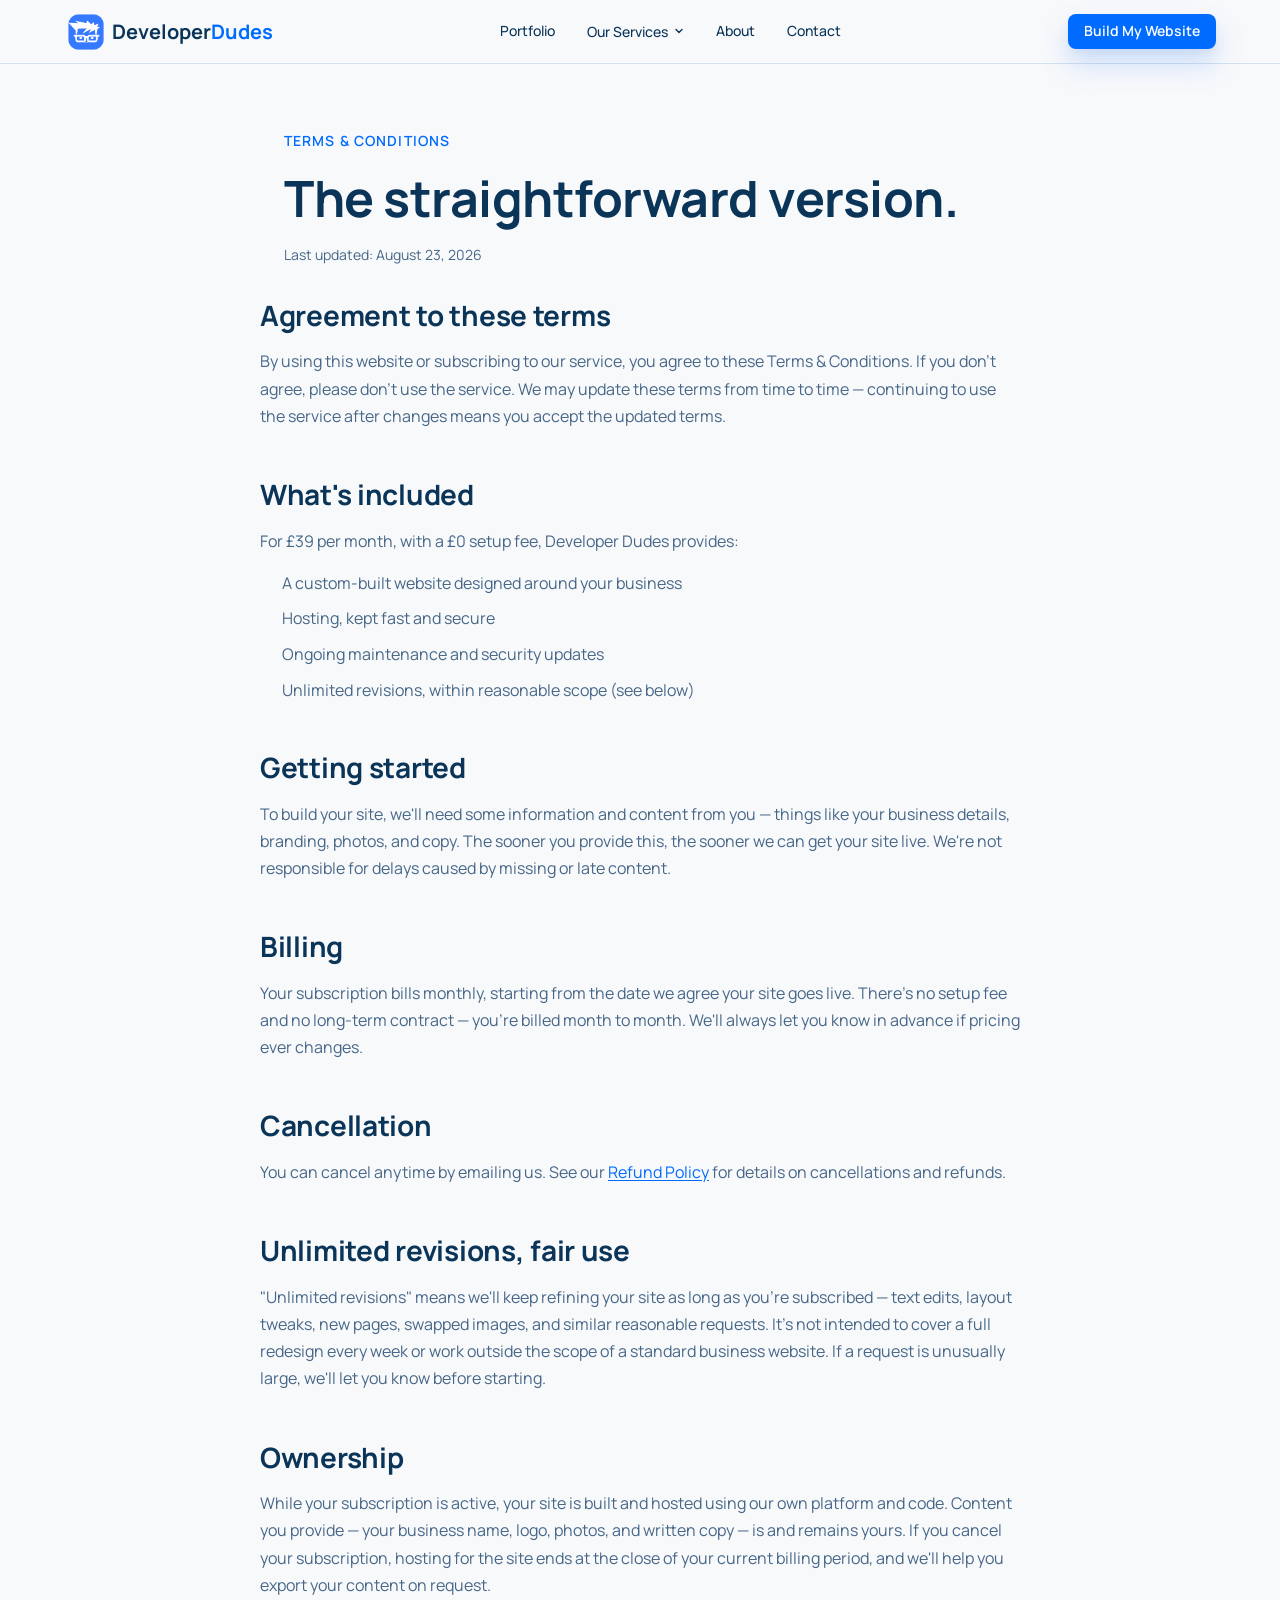
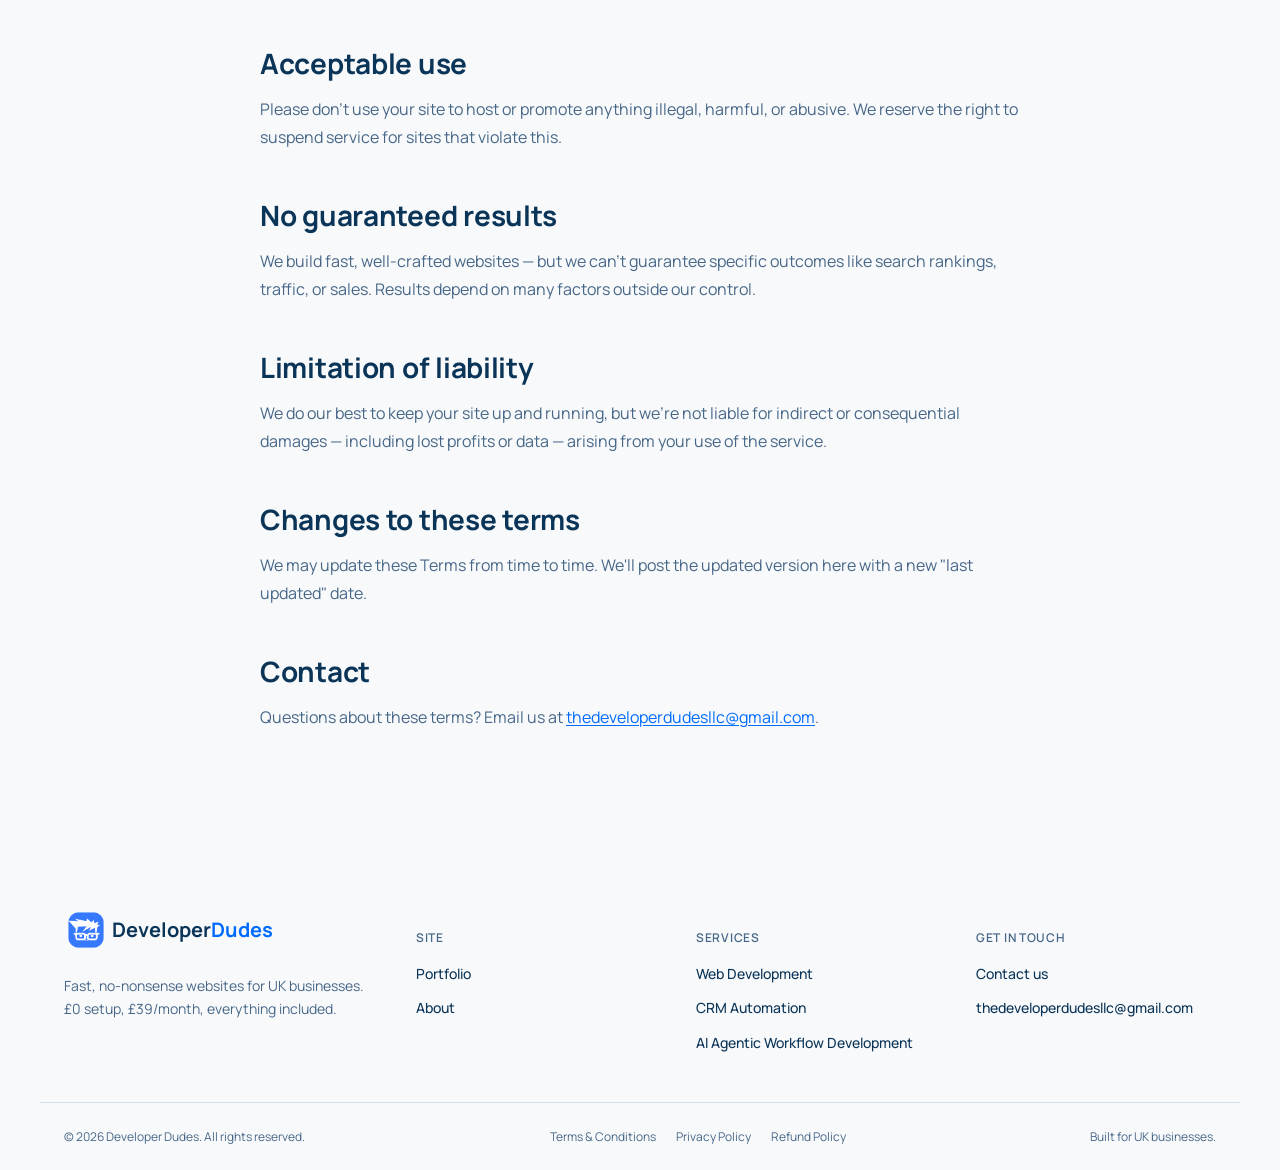
<file: terms.html>
<!DOCTYPE html>
<html lang="en-GB">
<head>
<meta charset="UTF-8">
<meta name="viewport" content="width=device-width, initial-scale=1.0">
<title>Terms &amp; Conditions — Developer Dudes</title>
<meta name="description" content="The terms and conditions for using Developer Dudes' website subscription service.">
<link rel="canonical" href="https://thedeveloperdudes.com/terms.html">
<link rel="preconnect" href="https://fonts.googleapis.com">
<link rel="preconnect" href="https://fonts.gstatic.com" crossorigin>
<link href="https://fonts.googleapis.com/css2?family=Manrope:wght@400;500;600;700;800&display=swap" rel="stylesheet">
<link rel="icon" type="image/png" href="assets/images/brand/logo-dd.png">
<link rel="stylesheet" href="assets/css/styles.css">
</head>
<body>

<a class="skip-link" href="#main">Skip to content</a>

<header class="site-header" id="top">
  <div class="wrap header-inner">
    <a class="logo" href="index.html">
      <img class="logo-mark" src="assets/images/brand/logo-dd.png" alt="" aria-hidden="true">
      <span class="logo-text">Developer<em>Dudes</em></span>
    </a>

    <nav class="main-nav" aria-label="Primary">
      <a href="index.html#portfolio">Portfolio</a>
      <div class="nav-dropdown">
        <button type="button" class="nav-dropdown-trigger" aria-haspopup="true" aria-expanded="false">
          Our Services
          <svg class="nav-chevron" width="10" height="10" viewBox="0 0 10 10" fill="none" aria-hidden="true"><path d="M2 3.5 5 6.5 8 3.5" stroke="currentColor" stroke-width="1.4" stroke-linecap="round" stroke-linejoin="round"/></svg>
        </button>
        <div class="nav-dropdown-menu">
          <a href="web-development.html">Web Development</a>
          <a href="crm-automation.html">CRM Automation</a>
          <a href="ai-agentic-workflows.html">AI Agentic Workflow Development</a>
        </div>
      </div>
      <a href="about.html">About</a>
      <a href="contact.html">Contact</a>
    </nav>

    <div class="header-cta">
      <a class="btn btn-primary btn-compact" href="contact.html">Build My Website</a>
    </div>

    <button class="nav-toggle" aria-label="Toggle menu" aria-expanded="false" aria-controls="mobile-nav">
      <span></span><span></span><span></span>
    </button>
  </div>

  <nav class="mobile-nav" id="mobile-nav" aria-label="Mobile">
    <a href="index.html#portfolio">Portfolio</a>
    <div class="mobile-nav-group">
      <button type="button" class="mobile-nav-toggle" aria-expanded="false" aria-controls="mobile-services">
        Our Services
        <svg class="nav-chevron" width="10" height="10" viewBox="0 0 10 10" fill="none" aria-hidden="true"><path d="M2 3.5 5 6.5 8 3.5" stroke="currentColor" stroke-width="1.4" stroke-linecap="round" stroke-linejoin="round"/></svg>
      </button>
      <div class="mobile-nav-submenu" id="mobile-services">
        <a href="web-development.html">Web Development</a>
        <a href="crm-automation.html">CRM Automation</a>
        <a href="ai-agentic-workflows.html">AI Agentic Workflow Development</a>
      </div>
    </div>
    <a href="about.html">About</a>
    <a href="contact.html">Contact</a>
    <a class="btn btn-primary" href="contact.html">Build My Website</a>
  </nav>
</header>

<main id="main">

  <section class="legal-hero">
    <div class="wrap reveal">
      <span class="eyebrow">Terms &amp; Conditions</span>
      <h1 class="contact-heading">The straightforward version.</h1>
      <p class="legal-updated">Last updated: August 23, 2026</p>
    </div>
  </section>

  <section class="legal-section">
    <div class="wrap">
      <div class="legal-content reveal">
        <h2>Agreement to these terms</h2>
        <p>By using this website or subscribing to our service, you agree to these Terms &amp; Conditions. If you don't agree, please don't use the service. We may update these terms from time to time &mdash; continuing to use the service after changes means you accept the updated terms.</p>

        <h2>What's included</h2>
        <p>For £39 per month, with a £0 setup fee, Developer Dudes provides:</p>
        <ul>
          <li>A custom-built website designed around your business</li>
          <li>Hosting, kept fast and secure</li>
          <li>Ongoing maintenance and security updates</li>
          <li>Unlimited revisions, within reasonable scope (see below)</li>
        </ul>

        <h2>Getting started</h2>
        <p>To build your site, we'll need some information and content from you &mdash; things like your business details, branding, photos, and copy. The sooner you provide this, the sooner we can get your site live. We're not responsible for delays caused by missing or late content.</p>

        <h2>Billing</h2>
        <p>Your subscription bills monthly, starting from the date we agree your site goes live. There's no setup fee and no long-term contract &mdash; you're billed month to month. We'll always let you know in advance if pricing ever changes.</p>

        <h2>Cancellation</h2>
        <p>You can cancel anytime by emailing us. See our <a href="refund-policy.html">Refund Policy</a> for details on cancellations and refunds.</p>

        <h2>Unlimited revisions, fair use</h2>
        <p>"Unlimited revisions" means we'll keep refining your site as long as you're subscribed &mdash; text edits, layout tweaks, new pages, swapped images, and similar reasonable requests. It's not intended to cover a full redesign every week or work outside the scope of a standard business website. If a request is unusually large, we'll let you know before starting.</p>

        <h2>Ownership</h2>
        <p>While your subscription is active, your site is built and hosted using our own platform and code. Content you provide &mdash; your business name, logo, photos, and written copy &mdash; is and remains yours. If you cancel your subscription, hosting for the site ends at the close of your current billing period, and we'll help you export your content on request.</p>

        <h2>Acceptable use</h2>
        <p>Please don't use your site to host or promote anything illegal, harmful, or abusive. We reserve the right to suspend service for sites that violate this.</p>

        <h2>No guaranteed results</h2>
        <p>We build fast, well-crafted websites &mdash; but we can't guarantee specific outcomes like search rankings, traffic, or sales. Results depend on many factors outside our control.</p>

        <h2>Limitation of liability</h2>
        <p>We do our best to keep your site up and running, but we're not liable for indirect or consequential damages &mdash; including lost profits or data &mdash; arising from your use of the service.</p>

        <h2>Changes to these terms</h2>
        <p>We may update these Terms from time to time. We'll post the updated version here with a new "last updated" date.</p>

        <h2>Contact</h2>
        <p>Questions about these terms? Email us at <a href="mailto:thedeveloperdudesllc@gmail.com">thedeveloperdudesllc@gmail.com</a>.</p>
      </div>
    </div>
  </section>

</main>

<footer class="site-footer">
  <div class="wrap footer-inner">
    <div class="footer-brand">
      <a class="logo" href="index.html">
        <img class="logo-mark" src="assets/images/brand/logo-dd.png" alt="" aria-hidden="true">
        <span class="logo-text">Developer<em>Dudes</em></span>
      </a>
      <p>Fast, no-nonsense websites for UK businesses. £0 setup, £39/month, everything included.</p>
    </div>

    <div class="footer-col">
      <h5>Site</h5>
      <a href="index.html#portfolio">Portfolio</a>
      <a href="about.html">About</a>
    </div>

    <div class="footer-col">
      <h5>Services</h5>
      <a href="web-development.html">Web Development</a>
      <a href="crm-automation.html">CRM Automation</a>
      <a href="ai-agentic-workflows.html">AI Agentic Workflow Development</a>
    </div>

    <div class="footer-col">
      <h5>Get in touch</h5>
      <a href="contact.html">Contact us</a>
      <a href="mailto:thedeveloperdudesllc@gmail.com">thedeveloperdudesllc@gmail.com</a>
    </div>
  </div>
  <div class="wrap footer-bottom">
    <span>&copy; <span id="year"></span> Developer Dudes. All rights reserved.</span>
    <nav class="footer-legal" aria-label="Legal">
      <a href="terms.html">Terms &amp; Conditions</a>
      <a href="privacy-policy.html">Privacy Policy</a>
      <a href="refund-policy.html">Refund Policy</a>
    </nav>
    <span>Built for UK businesses.</span>
  </div>
</footer>

<script src="assets/js/main.js"></script>
</body>
</html>
</file>
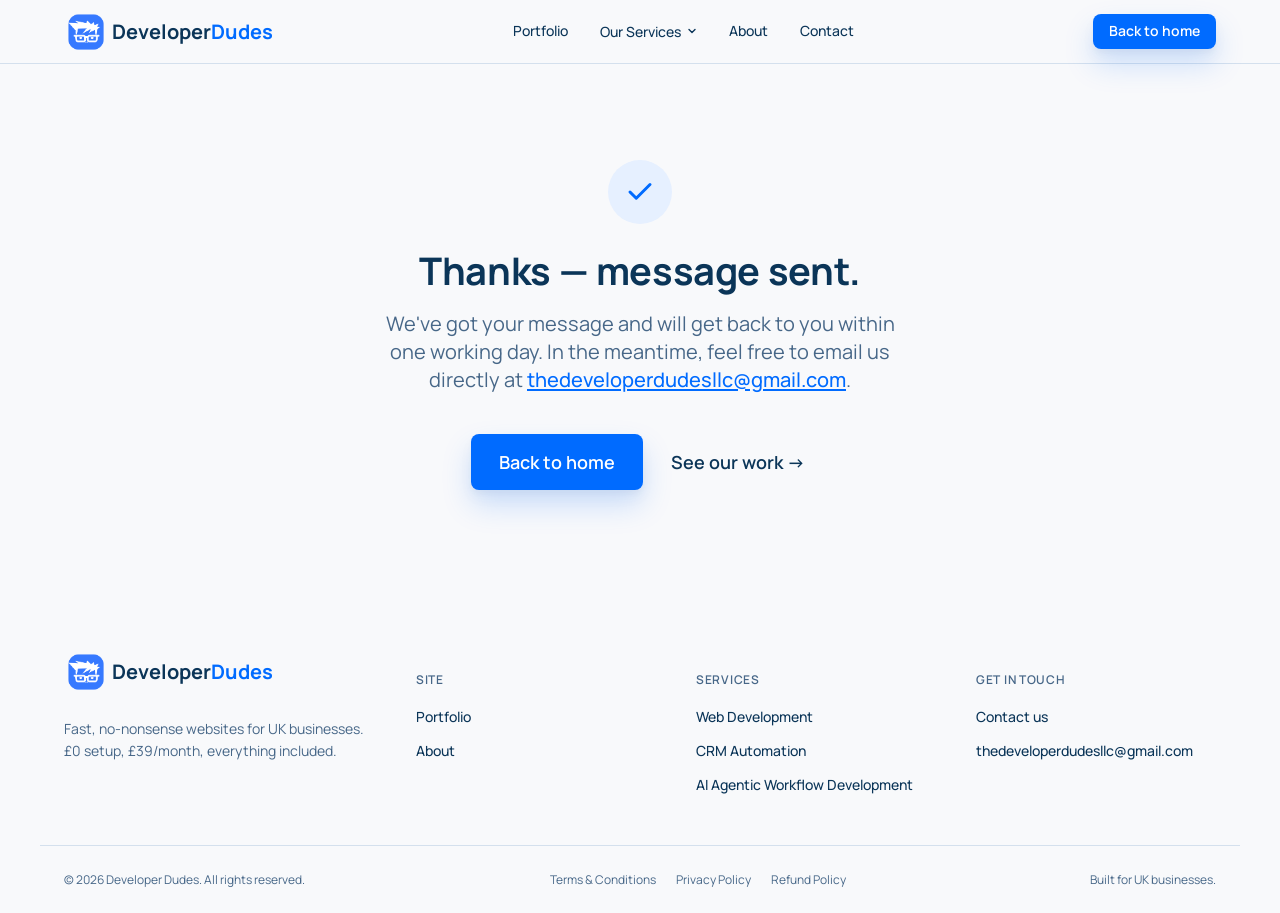
<file: thank-you.html>
<!DOCTYPE html>
<html lang="en-GB">
<head>
<meta charset="UTF-8">
<meta name="viewport" content="width=device-width, initial-scale=1.0">
<title>Message Sent — Developer Dudes</title>
<meta name="description" content="Thanks for reaching out to Developer Dudes — we'll be in touch within one working day.">
<meta name="robots" content="noindex">
<link rel="preconnect" href="https://fonts.googleapis.com">
<link rel="preconnect" href="https://fonts.gstatic.com" crossorigin>
<link href="https://fonts.googleapis.com/css2?family=Manrope:wght@400;500;600;700;800&display=swap" rel="stylesheet">
<link rel="icon" type="image/png" href="assets/images/brand/logo-dd.png">
<link rel="stylesheet" href="assets/css/styles.css">
</head>
<body>

<a class="skip-link" href="#main">Skip to content</a>

<header class="site-header" id="top">
  <div class="wrap header-inner">
    <a class="logo" href="index.html">
      <img class="logo-mark" src="assets/images/brand/logo-dd.png" alt="" aria-hidden="true">
      <span class="logo-text">Developer<em>Dudes</em></span>
    </a>

    <nav class="main-nav" aria-label="Primary">
      <a href="index.html#portfolio">Portfolio</a>
      <div class="nav-dropdown">
        <button type="button" class="nav-dropdown-trigger" aria-haspopup="true" aria-expanded="false">
          Our Services
          <svg class="nav-chevron" width="10" height="10" viewBox="0 0 10 10" fill="none" aria-hidden="true"><path d="M2 3.5 5 6.5 8 3.5" stroke="currentColor" stroke-width="1.4" stroke-linecap="round" stroke-linejoin="round"/></svg>
        </button>
        <div class="nav-dropdown-menu">
          <a href="web-development.html">Web Development</a>
          <a href="crm-automation.html">CRM Automation</a>
          <a href="ai-agentic-workflows.html">AI Agentic Workflow Development</a>
        </div>
      </div>
      <a href="about.html">About</a>
      <a href="contact.html">Contact</a>
    </nav>

    <div class="header-cta">
      <a class="btn btn-primary btn-compact" href="index.html">Back to home</a>
    </div>

    <button class="nav-toggle" aria-label="Toggle menu" aria-expanded="false" aria-controls="mobile-nav">
      <span></span><span></span><span></span>
    </button>
  </div>

  <nav class="mobile-nav" id="mobile-nav" aria-label="Mobile">
    <a href="index.html#portfolio">Portfolio</a>
    <div class="mobile-nav-group">
      <button type="button" class="mobile-nav-toggle" aria-expanded="false" aria-controls="mobile-services">
        Our Services
        <svg class="nav-chevron" width="10" height="10" viewBox="0 0 10 10" fill="none" aria-hidden="true"><path d="M2 3.5 5 6.5 8 3.5" stroke="currentColor" stroke-width="1.4" stroke-linecap="round" stroke-linejoin="round"/></svg>
      </button>
      <div class="mobile-nav-submenu" id="mobile-services">
        <a href="web-development.html">Web Development</a>
        <a href="crm-automation.html">CRM Automation</a>
        <a href="ai-agentic-workflows.html">AI Agentic Workflow Development</a>
      </div>
    </div>
    <a href="about.html">About</a>
    <a href="contact.html">Contact</a>
    <a class="btn btn-primary" href="index.html">Back to home</a>
  </nav>
</header>

<main id="main">
  <section class="section thank-you-section">
    <div class="wrap thank-you-inner reveal">
      <span class="thank-you-check" aria-hidden="true">
        <svg width="30" height="30" viewBox="0 0 24 24" fill="none"><path d="m4 12 5 5L20 6" stroke="currentColor" stroke-width="2.4" stroke-linecap="round" stroke-linejoin="round"/></svg>
      </span>
      <h1 class="thank-you-heading">Thanks<span id="thank-you-name"></span> — message sent.</h1>
      <p class="hero-sub thank-you-sub">We've got your message and will get back to you within one working day. In the meantime, feel free to email us directly at <a class="inline-link" href="mailto:thedeveloperdudesllc@gmail.com">thedeveloperdudesllc@gmail.com</a>.</p>
      <div class="thank-you-actions">
        <a class="btn btn-primary btn-lg" href="index.html">Back to home</a>
        <a class="btn btn-ghost" href="index.html#portfolio">See our work &rarr;</a>
      </div>
    </div>
  </section>
</main>

<footer class="site-footer">
  <div class="wrap footer-inner">
    <div class="footer-brand">
      <a class="logo" href="index.html">
        <img class="logo-mark" src="assets/images/brand/logo-dd.png" alt="" aria-hidden="true">
        <span class="logo-text">Developer<em>Dudes</em></span>
      </a>
      <p>Fast, no-nonsense websites for UK businesses. £0 setup, £39/month, everything included.</p>
    </div>

    <div class="footer-col">
      <h5>Site</h5>
      <a href="index.html#portfolio">Portfolio</a>
      <a href="about.html">About</a>
    </div>

    <div class="footer-col">
      <h5>Services</h5>
      <a href="web-development.html">Web Development</a>
      <a href="crm-automation.html">CRM Automation</a>
      <a href="ai-agentic-workflows.html">AI Agentic Workflow Development</a>
    </div>

    <div class="footer-col">
      <h5>Get in touch</h5>
      <a href="contact.html">Contact us</a>
      <a href="mailto:thedeveloperdudesllc@gmail.com">thedeveloperdudesllc@gmail.com</a>
    </div>
  </div>
  <div class="wrap footer-bottom">
    <span>&copy; <span id="year"></span> Developer Dudes. All rights reserved.</span>
    <nav class="footer-legal" aria-label="Legal">
      <a href="terms.html">Terms &amp; Conditions</a>
      <a href="privacy-policy.html">Privacy Policy</a>
      <a href="refund-policy.html">Refund Policy</a>
    </nav>
    <span>Built for UK businesses.</span>
  </div>
</footer>

<script src="assets/js/main.js"></script>
<script>
  (function () {
    var name = null;
    try { name = sessionStorage.getItem('dd_contact_name'); } catch (err) {}
    if (name) {
      var el = document.getElementById('thank-you-name');
      if (el) el.textContent = ', ' + name;
      try { sessionStorage.removeItem('dd_contact_name'); } catch (err) {}
    }
  })();
</script>
</body>
</html>
</file>
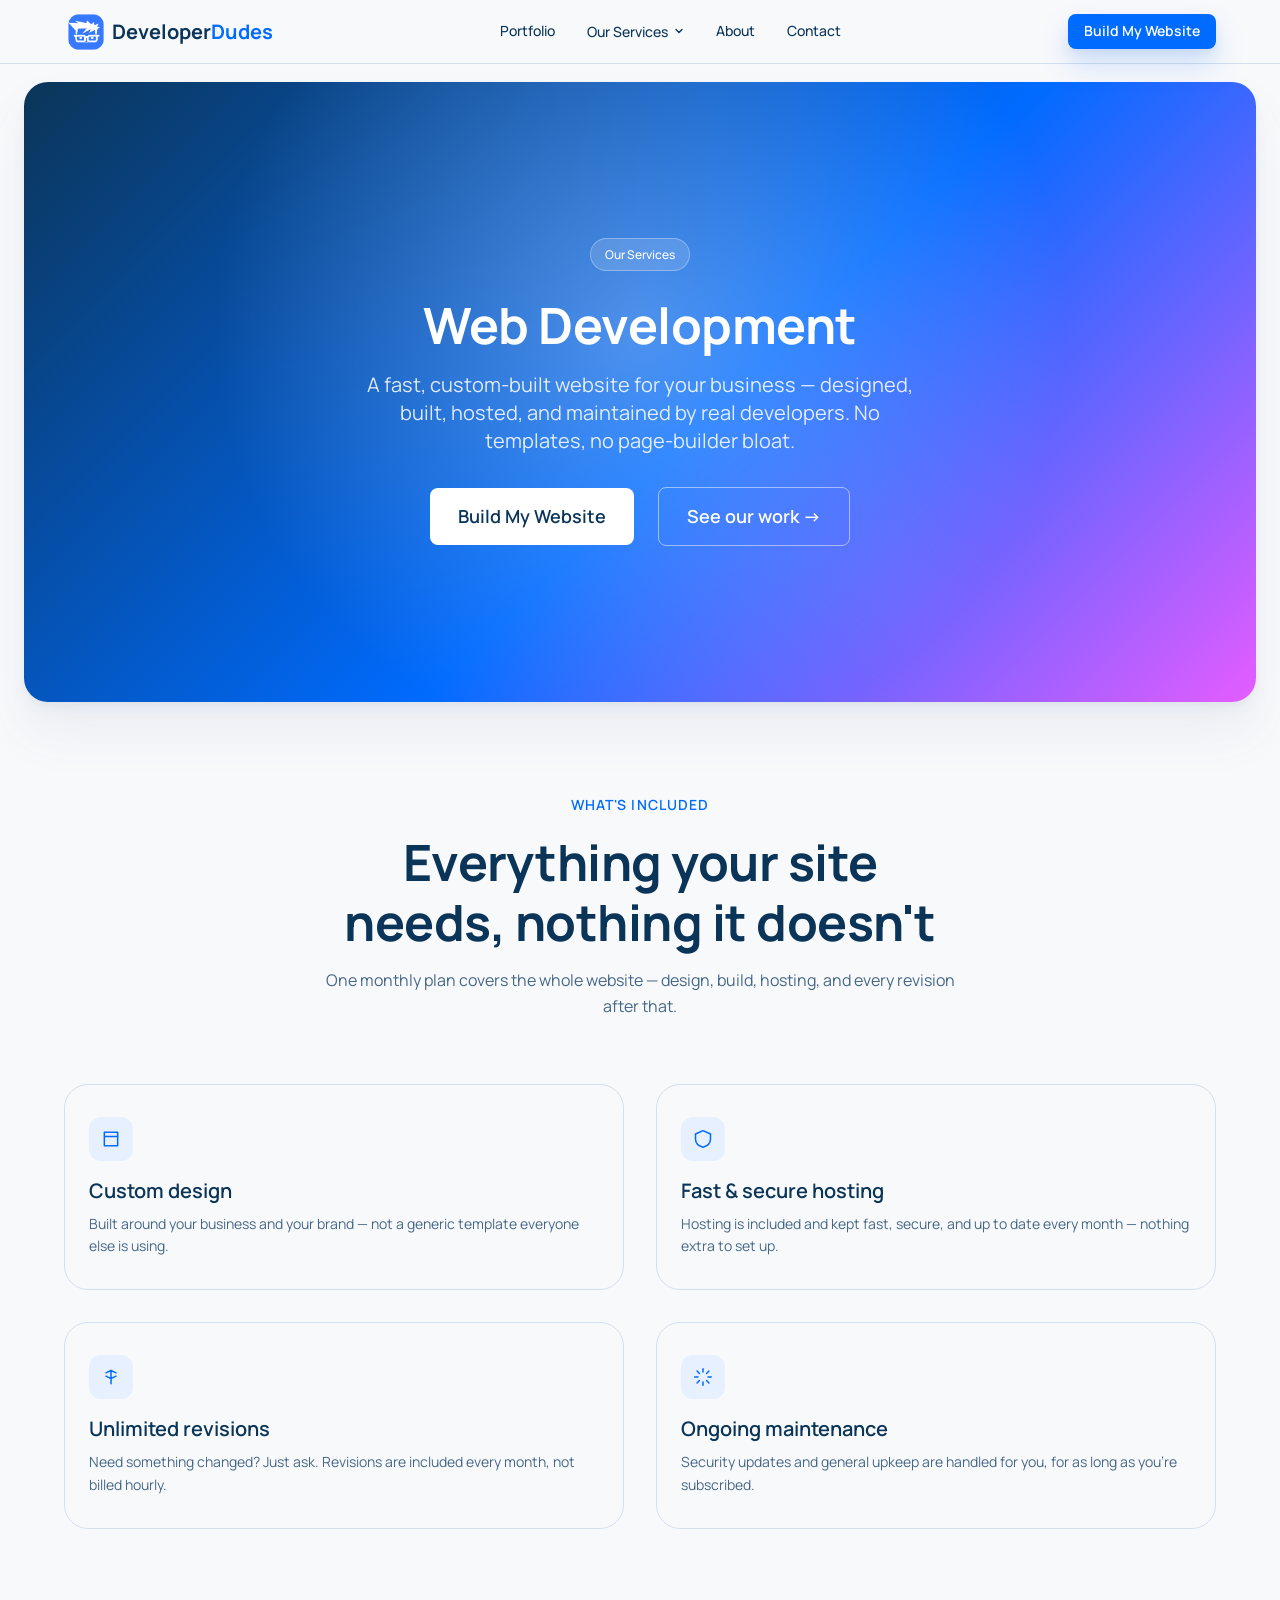
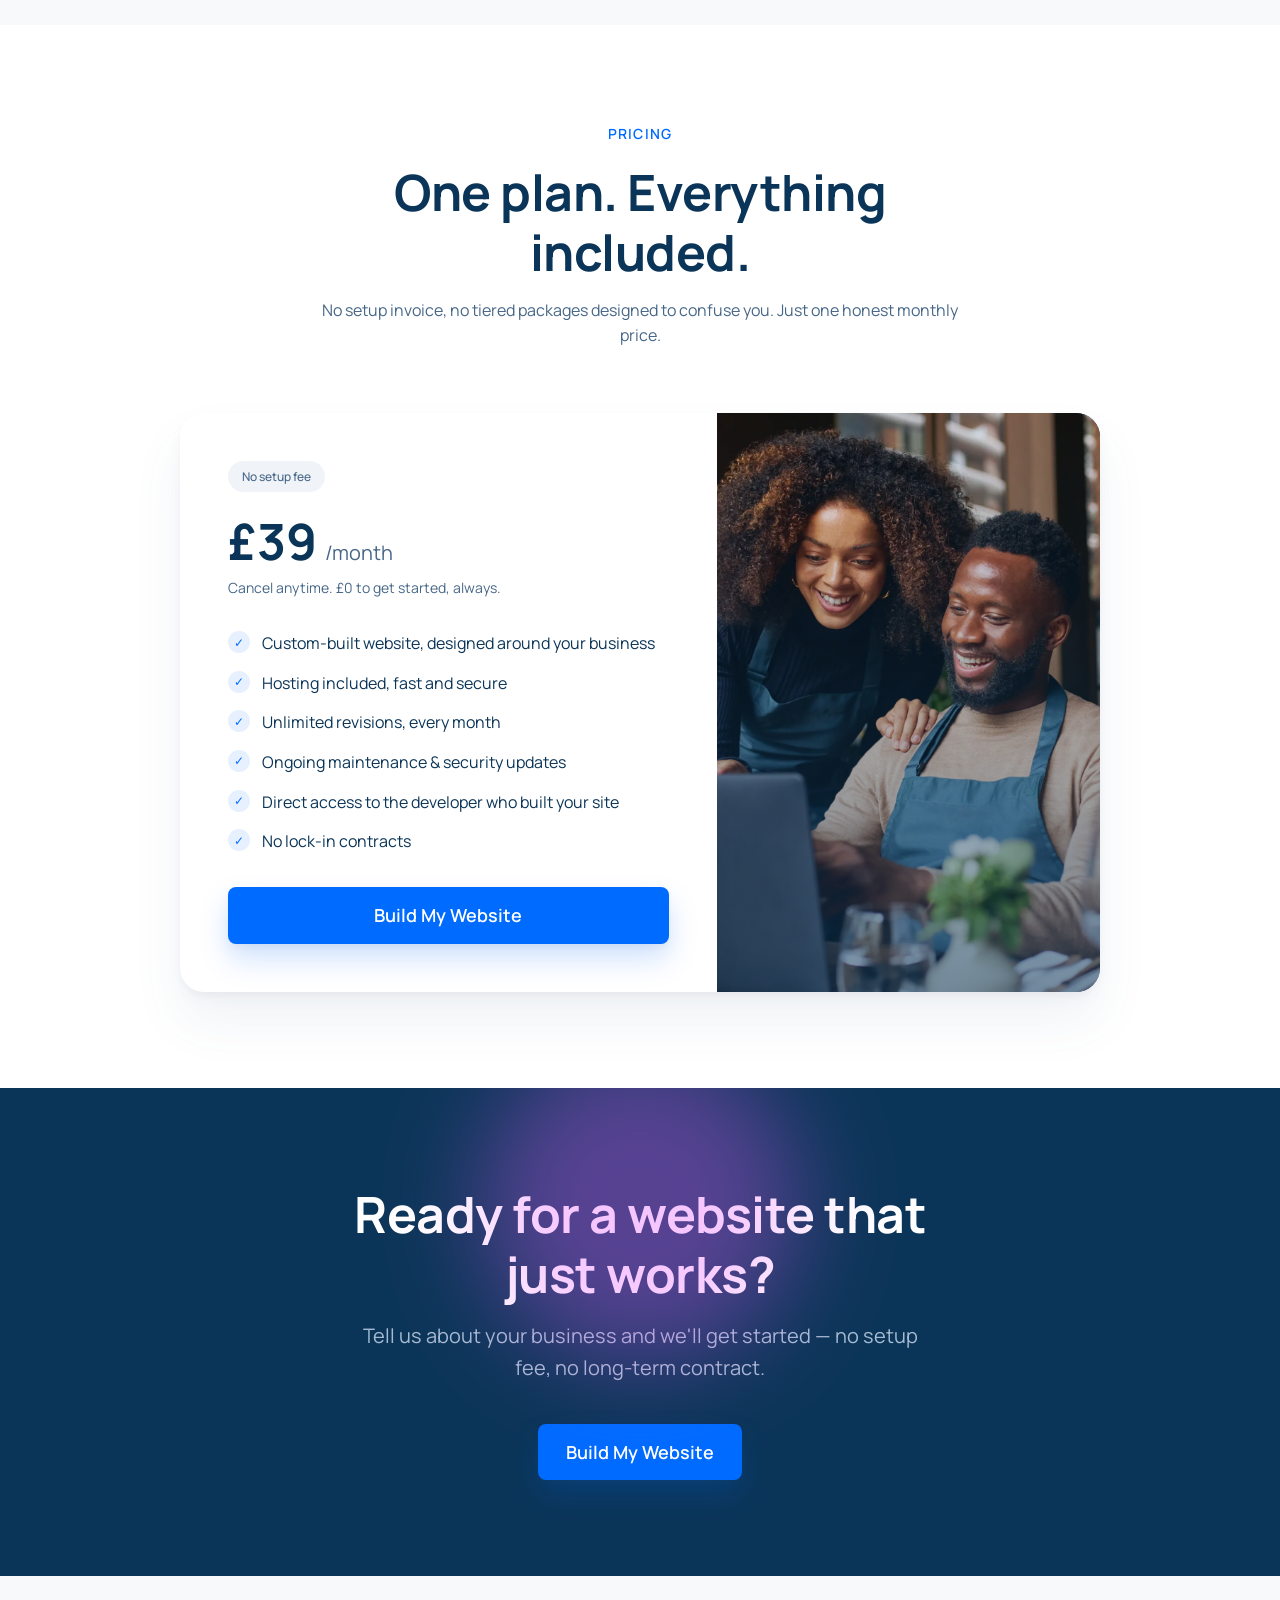
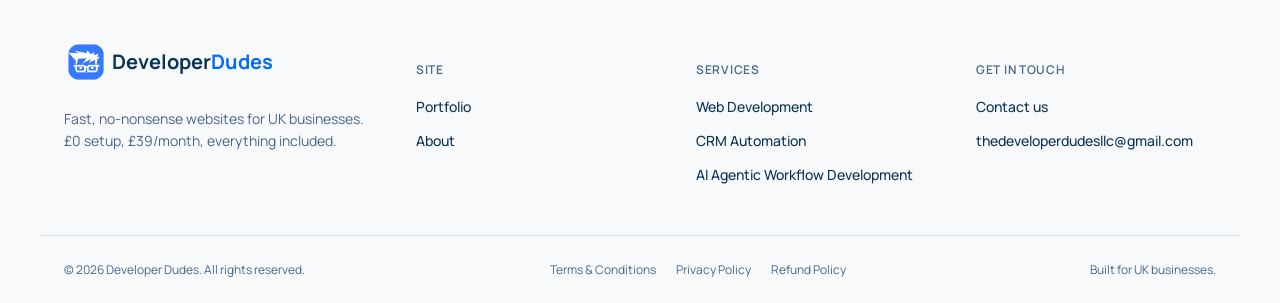
<file: web-development.html>
<!DOCTYPE html>
<html lang="en-GB">
<head>
<meta charset="UTF-8">
<meta name="viewport" content="width=device-width, initial-scale=1.0">
<title>Web Development — Developer Dudes</title>
<meta name="description" content="Custom-built websites for UK businesses. £0 setup, £39/month for hosting, maintenance, and unlimited revisions.">
<link rel="canonical" href="https://thedeveloperdudes.com/web-development.html">
<link rel="preconnect" href="https://fonts.googleapis.com">
<link rel="preconnect" href="https://fonts.gstatic.com" crossorigin>
<link href="https://fonts.googleapis.com/css2?family=Manrope:wght@400;500;600;700;800&display=swap" rel="stylesheet">
<link rel="icon" type="image/png" href="assets/images/brand/logo-dd.png">
<link rel="stylesheet" href="assets/css/styles.css">
</head>
<body>

<a class="skip-link" href="#main">Skip to content</a>

<header class="site-header" id="top">
  <div class="wrap header-inner">
    <a class="logo" href="index.html">
      <img class="logo-mark" src="assets/images/brand/logo-dd.png" alt="" aria-hidden="true">
      <span class="logo-text">Developer<em>Dudes</em></span>
    </a>

    <nav class="main-nav" aria-label="Primary">
      <a href="index.html#portfolio">Portfolio</a>
      <div class="nav-dropdown">
        <button type="button" class="nav-dropdown-trigger" aria-haspopup="true" aria-expanded="false">
          Our Services
          <svg class="nav-chevron" width="10" height="10" viewBox="0 0 10 10" fill="none" aria-hidden="true"><path d="M2 3.5 5 6.5 8 3.5" stroke="currentColor" stroke-width="1.4" stroke-linecap="round" stroke-linejoin="round"/></svg>
        </button>
        <div class="nav-dropdown-menu">
          <a href="web-development.html">Web Development</a>
          <a href="crm-automation.html">CRM Automation</a>
          <a href="ai-agentic-workflows.html">AI Agentic Workflow Development</a>
        </div>
      </div>
      <a href="about.html">About</a>
      <a href="contact.html">Contact</a>
    </nav>

    <div class="header-cta">
      <a class="btn btn-primary btn-compact" href="contact.html">Build My Website</a>
    </div>

    <button class="nav-toggle" aria-label="Toggle menu" aria-expanded="false" aria-controls="mobile-nav">
      <span></span><span></span><span></span>
    </button>
  </div>

  <nav class="mobile-nav" id="mobile-nav" aria-label="Mobile">
    <a href="index.html#portfolio">Portfolio</a>
    <div class="mobile-nav-group">
      <button type="button" class="mobile-nav-toggle" aria-expanded="false" aria-controls="mobile-services">
        Our Services
        <svg class="nav-chevron" width="10" height="10" viewBox="0 0 10 10" fill="none" aria-hidden="true"><path d="M2 3.5 5 6.5 8 3.5" stroke="currentColor" stroke-width="1.4" stroke-linecap="round" stroke-linejoin="round"/></svg>
      </button>
      <div class="mobile-nav-submenu" id="mobile-services">
        <a href="web-development.html">Web Development</a>
        <a href="crm-automation.html">CRM Automation</a>
        <a href="ai-agentic-workflows.html">AI Agentic Workflow Development</a>
      </div>
    </div>
    <a href="about.html">About</a>
    <a href="contact.html">Contact</a>
    <a class="btn btn-primary" href="contact.html">Build My Website</a>
  </nav>
</header>

<main id="main">

  <section class="service-hero">
    <div class="service-hero-wrap">
      <div class="service-hero-card reveal">
        <div class="service-hero-content">
          <span class="service-hero-badge">Our Services</span>
          <h1>Web Development</h1>
          <p class="hero-sub">A fast, custom-built website for your business &mdash; designed, built, hosted, and maintained by real developers. No templates, no page-builder bloat.</p>
          <div class="hero-actions">
            <a class="btn btn-light btn-lg" href="contact.html">Build My Website</a>
            <a class="btn btn-outline-light btn-lg" href="index.html#portfolio">See our work &rarr;</a>
          </div>
        </div>
      </div>
    </div>
  </section>

  <section class="section">
    <div class="wrap">
      <div class="section-header reveal">
        <span class="eyebrow">What's included</span>
        <h2>Everything your site needs, nothing it doesn't</h2>
        <p class="section-sub">One monthly plan covers the whole website &mdash; design, build, hosting, and every revision after that.</p>
      </div>

      <div class="feature-grid">
        <div class="feature-card reveal">
          <span class="feature-icon" aria-hidden="true">
            <svg width="20" height="20" viewBox="0 0 24 24" fill="none"><path d="M4 4h16v16H4z" stroke="currentColor" stroke-width="1.8" stroke-linejoin="round"/><path d="M4 9h16" stroke="currentColor" stroke-width="1.8"/></svg>
          </span>
          <h3>Custom design</h3>
          <p>Built around your business and your brand &mdash; not a generic template everyone else is using.</p>
        </div>
        <div class="feature-card reveal">
          <span class="feature-icon" aria-hidden="true">
            <svg width="20" height="20" viewBox="0 0 24 24" fill="none"><path d="M12 2 3 6v6c0 5 4 8.5 9 10 5-1.5 9-5 9-10V6l-9-4Z" stroke="currentColor" stroke-width="1.8" stroke-linejoin="round"/></svg>
          </span>
          <h3>Fast &amp; secure hosting</h3>
          <p>Hosting is included and kept fast, secure, and up to date every month &mdash; nothing extra to set up.</p>
        </div>
        <div class="feature-card reveal">
          <span class="feature-icon" aria-hidden="true">
            <svg width="20" height="20" viewBox="0 0 24 24" fill="none"><path d="M12 20v-6M12 14 6 11M12 14l6-3M12 14V4M6 7l6-3 6 3" stroke="currentColor" stroke-width="1.8" stroke-linecap="round" stroke-linejoin="round"/></svg>
          </span>
          <h3>Unlimited revisions</h3>
          <p>Need something changed? Just ask. Revisions are included every month, not billed hourly.</p>
        </div>
        <div class="feature-card reveal">
          <span class="feature-icon" aria-hidden="true">
            <svg width="20" height="20" viewBox="0 0 24 24" fill="none"><path d="M12 2v4M12 18v4M4.9 4.9l2.8 2.8M16.3 16.3l2.8 2.8M2 12h4M18 12h4M4.9 19.1l2.8-2.8M16.3 7.7l2.8-2.8" stroke="currentColor" stroke-width="1.8" stroke-linecap="round"/></svg>
          </span>
          <h3>Ongoing maintenance</h3>
          <p>Security updates and general upkeep are handled for you, for as long as you're subscribed.</p>
        </div>
      </div>
    </div>
  </section>

  <section class="section section-tinted" id="pricing">
    <div class="wrap">
      <div class="section-header reveal">
        <span class="eyebrow">Pricing</span>
        <h2>One plan. Everything included.</h2>
        <p class="section-sub">No setup invoice, no tiered packages designed to confuse you. Just one honest monthly price.</p>
      </div>

      <div class="pricing-card reveal">
        <div class="pricing-card-main">
          <div class="pricing-top">
            <span class="pill-badge pill-badge-alt">No setup fee</span>
            <div class="price-row">
              <span class="price-amount">£39</span>
              <span class="price-period">/month</span>
            </div>
            <p class="price-note">Cancel anytime. £0 to get started, always.</p>
          </div>

          <ul class="pricing-features">
            <li><span class="check">&#10003;</span> Custom-built website, designed around your business</li>
            <li><span class="check">&#10003;</span> Hosting included, fast and secure</li>
            <li><span class="check">&#10003;</span> Unlimited revisions, every month</li>
            <li><span class="check">&#10003;</span> Ongoing maintenance &amp; security updates</li>
            <li><span class="check">&#10003;</span> Direct access to the developer who built your site</li>
            <li><span class="check">&#10003;</span> No lock-in contracts</li>
          </ul>

          <a class="btn btn-primary btn-lg btn-block" href="contact.html">Build My Website</a>
        </div>
        <div class="pricing-card-side" aria-hidden="true"></div>
      </div>
    </div>
  </section>

  <section class="cta-band">
    <div class="wrap cta-inner reveal">
      <div class="blob blob-magenta blob-cta" aria-hidden="true"></div>
      <h2>Ready for a website that just works?</h2>
      <p>Tell us about your business and we'll get started &mdash; no setup fee, no long-term contract.</p>
      <div class="cta-actions">
        <a class="btn btn-primary btn-lg" href="contact.html">Build My Website</a>
      </div>
    </div>
  </section>

</main>

<footer class="site-footer">
  <div class="wrap footer-inner">
    <div class="footer-brand">
      <a class="logo" href="index.html">
        <img class="logo-mark" src="assets/images/brand/logo-dd.png" alt="" aria-hidden="true">
        <span class="logo-text">Developer<em>Dudes</em></span>
      </a>
      <p>Fast, no-nonsense websites for UK businesses. £0 setup, £39/month, everything included.</p>
    </div>

    <div class="footer-col">
      <h5>Site</h5>
      <a href="index.html#portfolio">Portfolio</a>
      <a href="about.html">About</a>
    </div>

    <div class="footer-col">
      <h5>Services</h5>
      <a href="web-development.html">Web Development</a>
      <a href="crm-automation.html">CRM Automation</a>
      <a href="ai-agentic-workflows.html">AI Agentic Workflow Development</a>
    </div>

    <div class="footer-col">
      <h5>Get in touch</h5>
      <a href="contact.html">Contact us</a>
      <a href="mailto:thedeveloperdudesllc@gmail.com">thedeveloperdudesllc@gmail.com</a>
    </div>
  </div>
  <div class="wrap footer-bottom">
    <span>&copy; <span id="year"></span> Developer Dudes. All rights reserved.</span>
    <nav class="footer-legal" aria-label="Legal">
      <a href="terms.html">Terms &amp; Conditions</a>
      <a href="privacy-policy.html">Privacy Policy</a>
      <a href="refund-policy.html">Refund Policy</a>
    </nav>
    <span>Built for UK businesses.</span>
  </div>
</footer>

<script src="assets/js/main.js"></script>
</body>
</html>
</file>
<file: assets/css/styles.css>
/* ==========================================================================
   Developer Dudes — styles
   Design system sourced from DESIGN.md (Calendly-style: navy ink / cool marble)
   ========================================================================== */

:root {
  /* Colors */
  --color-ink-navy: #0b3558;
  --color-signal-blue: #006bff;
  --color-slate-gray: #476788;
  --color-mist-gray: #a6bbd1;
  --color-cloud: #f8f9fb;
  --color-paper: #ffffff;
  --color-pebble: #f0f3f8;
  --color-hairline: #d4e0ed;
  --color-carbon: #0a0a0a;
  --color-coral-magenta: #e55cff;
  --color-sky-cyan: #0099ff;
  --color-deep-cobalt: #004eba;

  /* Typography */
  --font-gilroy: 'Manrope', ui-sans-serif, system-ui, -apple-system, BlinkMacSystemFont, "Segoe UI", Roboto, sans-serif;

  --text-caption: 12px;
  --leading-caption: 1.5;
  --text-body-sm: 14px;
  --leading-body-sm: 1.4;
  --text-body: 16px;
  --leading-body: 1.6;
  --text-button: 18px;
  --leading-button: 1.6;
  --text-body-lg: 20px;
  --leading-body-lg: 1.4;
  --text-subheading: 28px;
  --leading-subheading: 1.4;
  --text-heading-sm: 38px;
  --leading-heading-sm: 1.21;
  --text-heading: 50px;
  --leading-heading: 1.2;
  --text-heading-lg: 68px;
  --leading-heading-lg: 1.2;
  --text-display: 80px;
  --leading-display: 1.2;

  --font-weight-regular: 400;
  --font-weight-medium: 500;
  --font-weight-semibold: 600;
  --font-weight-bold: 700;

  /* Spacing */
  --spacing-8: 8px;
  --spacing-16: 16px;
  --spacing-24: 24px;
  --spacing-32: 32px;
  --spacing-40: 40px;
  --spacing-48: 48px;
  --spacing-56: 56px;
  --spacing-64: 64px;
  --spacing-72: 72px;
  --spacing-96: 96px;

  --page-max-width: 1200px;

  /* Border radius */
  --radius-small: 4px;
  --radius-inputs: 8px;
  --radius-buttons: 8px;
  --radius-productcards: 16px;
  --radius-cards: 24px;
  --radius-badges: 9999px;

  /* Shadows */
  --shadow-sm: rgba(71, 103, 136, 0.04) 0px 4px 5px 0px, rgba(71, 103, 136, 0.03) 0px 4px 10px 0px, rgba(71, 103, 136, 0.05) 0px 10px 20px 0px;
  --shadow-sm-2: rgba(71, 103, 136, 0.04) 0px 4px 5px 0px, rgba(71, 103, 136, 0.03) 0px 8px 15px 0px, rgba(71, 103, 136, 0.08) 0px 30px 50px 0px;
  --shadow-sm-3: rgba(71, 103, 136, 0.04) 0px 4px 5px 0px, rgba(71, 103, 136, 0.03) 0px 8px 15px 0px, rgba(71, 103, 136, 0.06) 0px 15px 30px 0px;

  /* Motion */
  --ease-out: cubic-bezier(0.16, 1, 0.3, 1);
  --ease-standard: cubic-bezier(0.4, 0, 0.2, 1);
  --ease-in-out: cubic-bezier(0.65, 0, 0.35, 1);
  --duration-fast: 150ms;
  --duration-base: 220ms;
  --duration-slow: 420ms;
}

/* ------------------------------ Reset ------------------------------ */

*, *::before, *::after { box-sizing: border-box; }
html { scroll-behavior: smooth; }
body {
  margin: 0;
  font-family: var(--font-gilroy);
  font-size: var(--text-body);
  line-height: var(--leading-body);
  color: var(--color-ink-navy);
  background: var(--color-cloud);
  -webkit-font-smoothing: antialiased;
}
img { max-width: 100%; display: block; }
a { color: inherit; text-decoration: none; }
ul { margin: 0; padding: 0; list-style: none; }
h1, h2, h3, h4, p { margin: 0; }
button { font-family: inherit; cursor: pointer; }

@media (prefers-reduced-motion: reduce) {
  html { scroll-behavior: auto; }
  *, *::before, *::after {
    animation-duration: 0.001ms !important;
    animation-iteration-count: 1 !important;
    transition-duration: 0.001ms !important;
    scroll-behavior: auto !important;
  }
}

.skip-link {
  position: absolute;
  left: -9999px;
  top: 0;
  background: var(--color-ink-navy);
  color: var(--color-paper);
  padding: 12px 16px;
  border-radius: var(--radius-inputs);
  z-index: 200;
}
.skip-link:focus { left: 16px; top: 16px; }

a:focus-visible,
button:focus-visible {
  outline: 2px solid var(--color-signal-blue);
  outline-offset: 2px;
  border-radius: var(--radius-small);
}

.wrap {
  max-width: var(--page-max-width);
  margin: 0 auto;
  padding: 0 24px;
}

/* ------------------------------ Type ------------------------------ */

h1 {
  font-size: var(--text-heading-lg);
  line-height: var(--leading-heading-lg);
  font-weight: var(--font-weight-bold);
  letter-spacing: -0.01em;
  color: var(--color-ink-navy);
  overflow-wrap: break-word;
}
h2 {
  font-size: var(--text-heading);
  line-height: var(--leading-heading);
  font-weight: var(--font-weight-bold);
  letter-spacing: -0.01em;
  color: var(--color-ink-navy);
  overflow-wrap: break-word;
}
h3 {
  font-size: var(--text-body-lg);
  line-height: var(--leading-body-lg);
  font-weight: var(--font-weight-semibold);
  color: var(--color-ink-navy);
}
h4 {
  font-size: var(--text-body-sm);
  font-weight: var(--font-weight-semibold);
  color: var(--color-ink-navy);
}
p { color: var(--color-slate-gray); }

.eyebrow {
  display: inline-block;
  font-size: var(--text-body-sm);
  font-weight: var(--font-weight-semibold);
  color: var(--color-signal-blue);
  text-transform: uppercase;
  letter-spacing: 0.08em;
  margin-bottom: var(--spacing-16);
}

/* ------------------------------ Buttons ------------------------------ */

.btn {
  display: inline-flex;
  align-items: center;
  justify-content: center;
  gap: 8px;
  font-size: var(--text-button);
  line-height: var(--leading-button);
  font-weight: var(--font-weight-semibold);
  border-radius: var(--radius-buttons);
  padding: 10px 20px;
  border: none;
  white-space: nowrap;
  transition: transform var(--duration-fast) var(--ease-standard),
              box-shadow var(--duration-fast) var(--ease-standard),
              background-color var(--duration-fast) var(--ease-standard),
              border-color var(--duration-fast) var(--ease-standard);
}
.btn-primary {
  background: var(--color-signal-blue);
  color: var(--color-paper);
  box-shadow: rgba(71, 103, 136, 0.04) 0px 4px 5px 0px, rgba(71, 103, 136, 0.03) 0px 8px 15px 0px, rgba(0, 107, 255, 0.18) 0px 15px 30px 0px;
}

.btn-compact { padding: 6px 16px; font-size: var(--text-body-sm); }
.btn-lg { padding: 14px 28px; }
.btn-block { width: 100%; }

.btn-ghost {
  background: transparent;
  color: var(--color-ink-navy);
  padding: 10px 4px;
}

.btn-outline-dark {
  background: transparent;
  color: var(--color-ink-navy);
  border: 1px solid var(--color-hairline);
  padding: 13px 27px;
}

@media (hover: hover) and (pointer: fine) {
  .btn-primary:hover {
    background: #0060e6;
    box-shadow: rgba(71, 103, 136, 0.04) 0px 4px 5px 0px, rgba(71, 103, 136, 0.03) 0px 8px 15px 0px, rgba(0, 107, 255, 0.28) 0px 18px 34px 0px;
    transform: translateY(-1px);
  }
  .btn-ghost:hover { color: var(--color-signal-blue); }
  .btn-outline-dark:hover { border-color: var(--color-ink-navy); background: var(--color-pebble); }
}

/* Active always wins over hover's lift, even mid-hover — press feedback comes first */
.btn:active { transform: scale(0.97); }

/* ------------------------------ Badges ------------------------------ */

.pill-badge {
  display: inline-block;
  background: #e6f0ff;
  color: var(--color-deep-cobalt);
  font-size: var(--text-caption);
  font-weight: var(--font-weight-medium);
  border-radius: var(--radius-badges);
  padding: 6px 14px;
  margin-bottom: var(--spacing-24);
}
.pill-badge-alt {
  background: var(--color-pebble);
  color: var(--color-slate-gray);
}

/* ------------------------------ Header ------------------------------ */

.site-header {
  position: relative;
  z-index: 100;
  height: 64px;
  display: flex;
  align-items: center;
  background: var(--color-cloud);
  border-bottom: 1px solid var(--color-hairline);
}

.header-inner {
  display: flex;
  align-items: center;
  justify-content: space-between;
  width: 100%;
}

.logo {
  display: inline-flex;
  align-items: center;
  gap: 4px;
  font-weight: var(--font-weight-bold);
  font-size: var(--text-body-lg);
  color: var(--color-ink-navy);
}
.logo-mark {
  display: block;
  width: 44px;
  height: 44px;
  object-fit: contain;
}
.logo-text em { font-style: normal; color: var(--color-signal-blue); }

.main-nav {
  display: flex;
  align-items: center;
  gap: var(--spacing-32);
}
.main-nav a {
  font-size: var(--text-body-sm);
  font-weight: var(--font-weight-medium);
  color: var(--color-ink-navy);
  position: relative;
  padding: 4px 0;
}
.main-nav a::after {
  content: '';
  position: absolute;
  left: 0; right: 0; bottom: -2px;
  height: 2px;
  background: var(--color-signal-blue);
  transform: scaleX(0);
  transform-origin: left;
  transition: transform var(--duration-base) var(--ease-standard);
}
@media (hover: hover) and (pointer: fine) {
  .main-nav a:hover { color: var(--color-signal-blue); }
  .main-nav a:hover::after { transform: scaleX(1); }
}

.nav-dropdown { position: relative; }
.nav-dropdown-trigger {
  display: inline-flex;
  align-items: center;
  gap: 6px;
  background: none;
  border: none;
  padding: 4px 0;
  font-family: var(--font-gilroy);
  font-size: var(--text-body-sm);
  font-weight: var(--font-weight-medium);
  color: var(--color-ink-navy);
  cursor: pointer;
}
.nav-chevron { transition: transform var(--duration-fast) var(--ease-standard); }
.nav-dropdown.is-open .nav-chevron { transform: rotate(180deg); }
.nav-dropdown-trigger:focus-visible {
  outline: 2px solid var(--color-signal-blue);
  outline-offset: 3px;
  border-radius: var(--radius-small);
}
@media (hover: hover) and (pointer: fine) {
  .nav-dropdown-trigger:hover { color: var(--color-signal-blue); }
}

.nav-dropdown-menu {
  position: absolute;
  top: calc(100% + 16px);
  left: 50%;
  min-width: 270px;
  background: var(--color-paper);
  border: 1px solid var(--color-hairline);
  border-radius: 0;
  box-shadow: var(--shadow-sm-2);
  padding: 8px;
  display: flex;
  flex-direction: column;
  gap: 2px;
  opacity: 0;
  transform: translateX(-50%) translateY(-6px);
  pointer-events: none;
  transition: opacity var(--duration-base) var(--ease-out), transform var(--duration-base) var(--ease-out);
  z-index: 60;
}
.nav-dropdown.is-open .nav-dropdown-menu {
  opacity: 1;
  transform: translateX(-50%) translateY(0);
  pointer-events: auto;
}
.nav-dropdown-menu a {
  padding: 10px 12px;
  border-radius: 0;
  font-size: var(--text-body-sm);
  font-weight: var(--font-weight-medium);
  color: var(--color-ink-navy);
  text-decoration: none;
  border-bottom: none;
  transition: background-color var(--duration-fast) var(--ease-standard), color var(--duration-fast) var(--ease-standard);
}
.nav-dropdown-menu a:focus-visible {
  outline: 2px solid var(--color-signal-blue);
  outline-offset: -2px;
  text-decoration: none;
}
@media (hover: hover) and (pointer: fine) {
  .nav-dropdown-menu a:hover {
    background: var(--color-pebble);
    color: var(--color-signal-blue);
    text-decoration: none;
  }
}

.nav-toggle {
  display: none;
  flex-direction: column;
  gap: 4px;
  background: none;
  border: none;
  padding: 8px;
  border-radius: var(--radius-small);
}
.nav-toggle span {
  width: 20px;
  height: 2px;
  background: var(--color-ink-navy);
  transition: transform var(--duration-base) var(--ease-standard), opacity var(--duration-base) var(--ease-standard);
}

.mobile-nav {
  display: flex;
  flex-direction: column;
  gap: 4px;
  background: var(--color-paper);
  border-bottom: 1px solid var(--color-hairline);
  padding: 8px 24px 20px;
  position: absolute;
  top: 64px;
  left: 0;
  right: 0;
  box-shadow: var(--shadow-sm);
  opacity: 0;
  transform: translateY(-6px);
  pointer-events: none;
  transition: opacity 180ms var(--ease-out), transform 180ms var(--ease-out);
}
.mobile-nav a {
  padding: 12px 4px;
  font-size: var(--text-body);
  font-weight: var(--font-weight-medium);
  border-bottom: 1px solid var(--color-pebble);
}
.mobile-nav .btn { margin-top: 12px; }

.mobile-nav-group { border-bottom: 1px solid var(--color-pebble); }
.mobile-nav-toggle {
  width: 100%;
  display: flex;
  align-items: center;
  justify-content: space-between;
  gap: 8px;
  background: none;
  border: none;
  padding: 12px 4px;
  font-family: var(--font-gilroy);
  font-size: var(--text-body);
  font-weight: var(--font-weight-medium);
  color: var(--color-ink-navy);
  cursor: pointer;
}
.mobile-nav-group.is-open .nav-chevron { transform: rotate(180deg); }
.mobile-nav-submenu {
  display: flex;
  flex-direction: column;
  max-height: 0;
  overflow: hidden;
  transition: max-height var(--duration-base) var(--ease-standard);
}
.mobile-nav-group.is-open .mobile-nav-submenu { max-height: 260px; }
.mobile-nav-submenu a {
  padding: 10px 4px 10px 16px;
  font-size: var(--text-body-sm);
  font-weight: var(--font-weight-medium);
  color: var(--color-slate-gray);
  border-bottom: none;
}
.mobile-nav-submenu a:last-child { padding-bottom: 14px; }

.site-header.nav-open .mobile-nav {
  opacity: 1;
  transform: translateY(0);
  pointer-events: auto;
}
.site-header.nav-open .nav-toggle span:nth-child(1) { transform: translateY(6px) rotate(45deg); }
.site-header.nav-open .nav-toggle span:nth-child(2) { opacity: 0; }
.site-header.nav-open .nav-toggle span:nth-child(3) { transform: translateY(-6px) rotate(-45deg); }

/* ------------------------------ Hero ------------------------------ */

.hero {
  padding: var(--spacing-72) 0 var(--spacing-64);
  overflow: hidden;
}
.hero-inner {
  display: grid;
  grid-template-columns: 1.05fr 0.95fr;
  gap: var(--spacing-64);
  align-items: center;
}
.hero-copy h1 { margin-bottom: var(--spacing-24); }
.hero-sub {
  font-size: var(--text-body-lg);
  line-height: var(--leading-body-lg);
  color: var(--color-slate-gray);
  max-width: 520px;
  margin-bottom: var(--spacing-32);
}
.hero-actions {
  display: flex;
  align-items: center;
  gap: var(--spacing-24);
  margin-bottom: var(--spacing-48);
  flex-wrap: wrap;
}
.hero-facts {
  display: flex;
  flex-wrap: wrap;
  gap: var(--spacing-40) var(--spacing-32);
}
.hero-fact { display: flex; flex-direction: column; gap: 2px; }
.fact-num { font-size: var(--text-subheading); font-weight: var(--font-weight-bold); color: var(--color-ink-navy); white-space: nowrap; }
.fact-label { font-size: var(--text-caption); color: var(--color-slate-gray); }

.hero-visual { position: relative; min-height: 420px; }

.blob {
  position: absolute;
  border-radius: 50%;
  filter: blur(50px);
  opacity: 0.55;
  z-index: 0;
}
.blob-magenta { background: var(--color-coral-magenta); width: 260px; height: 260px; top: -30px; right: 20px; }
.blob-cyan { background: var(--color-sky-cyan); width: 240px; height: 240px; bottom: -20px; left: -10px; }
.blob-small { width: 160px; height: 160px; }

.browser-card {
  position: relative;
  z-index: 1;
  background: var(--color-paper);
  border-radius: var(--radius-productcards);
  box-shadow: var(--shadow-sm-2);
  overflow: hidden;
}
.browser-bar {
  display: flex;
  align-items: center;
  gap: 6px;
  padding: 12px 16px;
  border-bottom: 1px solid var(--color-hairline);
}
.dot { width: 8px; height: 8px; border-radius: 50%; background: var(--color-hairline); }
.dot-1 { background: #e55cff; opacity: 0.6; }
.dot-2 { background: #ffcf5c; opacity: 0.6; }
.dot-3 { background: #5cffb0; opacity: 0.6; }
.browser-url {
  margin-left: 12px;
  font-size: var(--text-caption);
  color: var(--color-mist-gray);
  background: var(--color-pebble);
  padding: 3px 10px;
  border-radius: var(--radius-badges);
}
.browser-body { padding: 20px; }

.mock-nav {
  display: flex;
  align-items: center;
  gap: 12px;
  margin-bottom: 20px;
}
.mock-logo { width: 22px; height: 22px; border-radius: 6px; background: var(--color-ink-navy); }
.mock-link { width: 34px; height: 6px; border-radius: 3px; background: var(--color-pebble); }
.mock-btn { margin-left: auto; width: 54px; height: 16px; border-radius: var(--radius-inputs); background: var(--color-signal-blue); }

.mock-hero { padding: 8px 0 20px; }
.mock-line { border-radius: 4px; background: var(--color-pebble); margin-bottom: 8px; }
.mock-line-lg { width: 80%; height: 14px; background: var(--color-ink-navy); opacity: 0.85; }
.mock-line-md { width: 60%; height: 10px; }
.mock-line-sm { width: 45%; height: 10px; margin-bottom: 16px; }
.mock-cta { width: 96px; height: 24px; border-radius: var(--radius-inputs); background: var(--color-signal-blue); opacity: 0.9; }

.mock-cards { display: flex; gap: 10px; }
.mock-card { flex: 1; height: 56px; border-radius: 10px; background: var(--color-pebble); border: 1px solid var(--color-hairline); }

.status-chip {
  position: absolute;
  z-index: 2;
  bottom: -18px;
  right: 24px;
  display: inline-flex;
  align-items: center;
  gap: 8px;
  background: var(--color-ink-navy);
  color: var(--color-paper);
  font-size: var(--text-body-sm);
  font-weight: var(--font-weight-medium);
  padding: 10px 16px;
  border-radius: var(--radius-badges);
  box-shadow: var(--shadow-sm-2);
}
.status-dot { width: 8px; height: 8px; border-radius: 50%; background: #5cffb0; }

.float { animation: floaty 7s var(--ease-in-out) infinite; }
@keyframes floaty {
  0%, 100% { transform: translateY(0); }
  50% { transform: translateY(-7px); }
}

/* ------------------------------ Proof strip ------------------------------ */

.proof-strip {
  background: var(--color-paper);
  border-top: 1px solid var(--color-hairline);
  border-bottom: 1px solid var(--color-hairline);
  padding: var(--spacing-24) 0;
}
.proof-inner {
  display: flex;
  align-items: center;
  justify-content: center;
  gap: var(--spacing-32);
  flex-wrap: wrap;
}
.proof-item {
  font-size: var(--text-body-sm);
  color: var(--color-slate-gray);
}
.proof-item strong { color: var(--color-ink-navy); font-weight: var(--font-weight-semibold); }
.proof-divider {
  width: 1px;
  height: 16px;
  background: var(--color-hairline);
}

/* ------------------------------ Sections ------------------------------ */

.section { padding: var(--spacing-96) 0; }
.section-tinted { background: var(--color-paper); }

.section-header {
  text-align: center;
  max-width: 640px;
  margin: 0 auto var(--spacing-64);
}
.section-sub {
  margin-top: var(--spacing-16);
  font-size: var(--text-body);
  color: var(--color-slate-gray);
}

/* ------------------------------ Portfolio ------------------------------ */

.portfolio-grid {
  display: grid;
  grid-template-columns: repeat(2, 1fr);
  gap: var(--spacing-32);
}

.portfolio-card {
  background: var(--color-paper);
  border-radius: var(--radius-cards);
  box-shadow: var(--shadow-sm);
  overflow: hidden;
  transition: transform var(--duration-base) var(--ease-standard), box-shadow var(--duration-base) var(--ease-standard);
}
@media (hover: hover) and (pointer: fine) {
  .portfolio-card:hover {
    transform: translateY(-6px);
    box-shadow: var(--shadow-sm-2);
  }
}

.portfolio-thumb {
  position: relative;
  display: block;
  width: 100%;
  padding: 0;
  border: none;
  background: var(--color-pebble);
  aspect-ratio: 760 / 435;
  overflow: hidden;
  cursor: pointer;
}
.portfolio-thumb-img {
  width: 100%;
  height: 100%;
  object-fit: cover;
  object-position: top center;
  display: block;
  transition: transform var(--duration-slow) var(--ease-out);
}
.portfolio-thumb-overlay {
  position: absolute;
  inset: 0;
  display: flex;
  flex-direction: column;
  align-items: center;
  justify-content: center;
  gap: 8px;
  background: rgba(11, 53, 88, 0.55);
  color: var(--color-paper);
  opacity: 0;
  transition: opacity var(--duration-base) var(--ease-standard);
}
.portfolio-thumb-eye {
  display: inline-flex;
  align-items: center;
  justify-content: center;
  width: 48px;
  height: 48px;
  border-radius: 50%;
  background: rgba(255, 255, 255, 0.16);
  border: 1px solid rgba(255, 255, 255, 0.4);
  transform: scale(0.9);
  transition: transform var(--duration-base) var(--ease-out);
}
.portfolio-thumb-label {
  font-size: var(--text-caption);
  font-weight: var(--font-weight-medium);
  letter-spacing: 0.02em;
}
.portfolio-thumb:focus-visible {
  outline: 2px solid var(--color-signal-blue);
  outline-offset: -2px;
}
@media (hover: hover) and (pointer: fine) {
  .portfolio-thumb:hover .portfolio-thumb-overlay,
  .portfolio-thumb:focus-visible .portfolio-thumb-overlay {
    opacity: 1;
  }
  .portfolio-thumb:hover .portfolio-thumb-eye,
  .portfolio-thumb:focus-visible .portfolio-thumb-eye {
    transform: scale(1);
  }
  .portfolio-thumb:hover .portfolio-thumb-img {
    transform: scale(1.04);
  }
}
.portfolio-thumb:focus-visible .portfolio-thumb-overlay { opacity: 1; }
.portfolio-thumb:focus-visible .portfolio-thumb-eye { transform: scale(1); }

.portfolio-meta { padding: 20px 24px 24px; }
.portfolio-meta h3 { margin-bottom: 6px; }
.portfolio-meta p { font-size: var(--text-body-sm); margin-bottom: 14px; }
.tag {
  display: inline-block;
  font-size: var(--text-caption);
  font-weight: var(--font-weight-medium);
  color: var(--color-deep-cobalt);
  background: #e6f0ff;
  padding: 4px 10px;
  border-radius: var(--radius-badges);
}

/* ------------------------------ Lightbox ------------------------------ */

.lightbox {
  padding: 0;
  border: none;
  border-radius: var(--radius-cards);
  width: min(900px, 90vw);
  max-height: 88vh;
  box-shadow: var(--shadow-sm-2);
  overflow: hidden;
  opacity: 0;
  transform: scale(0.96);
  transition: opacity var(--duration-base) var(--ease-out), transform var(--duration-base) var(--ease-out);
}
.lightbox.is-open {
  opacity: 1;
  transform: scale(1);
}
.lightbox::backdrop {
  background: rgba(11, 53, 88, 0.6);
  backdrop-filter: blur(4px);
  -webkit-backdrop-filter: blur(4px);
}

.lightbox-inner {
  display: flex;
  flex-direction: column;
  max-height: 88vh;
  background: var(--color-cloud);
}

.lightbox-header {
  display: flex;
  align-items: center;
  justify-content: space-between;
  gap: 16px;
  padding: 16px 20px;
  background: var(--color-paper);
  border-bottom: 1px solid var(--color-hairline);
  flex: none;
}
.lightbox-title {
  font-size: var(--text-body-sm);
  font-weight: var(--font-weight-semibold);
  color: var(--color-ink-navy);
}
.lightbox-close {
  display: inline-flex;
  align-items: center;
  justify-content: center;
  width: 32px;
  height: 32px;
  border-radius: 50%;
  border: none;
  background: var(--color-pebble);
  color: var(--color-ink-navy);
  flex: none;
  transition: background-color var(--duration-fast) var(--ease-standard), transform var(--duration-fast) var(--ease-standard);
}
@media (hover: hover) and (pointer: fine) {
  .lightbox-close:hover { background: var(--color-hairline); }
}
.lightbox-close:active { transform: scale(0.92); }

.lightbox-scroll {
  overflow-y: auto;
  overscroll-behavior: contain;
  background: var(--color-pebble);
}
.lightbox-img {
  display: block;
  width: 100%;
  height: auto;
}

/* ------------------------------ Approach ------------------------------ */

.approach-grid {
  display: grid;
  grid-template-columns: repeat(4, 1fr);
  gap: var(--spacing-32);
}
.approach-step {
  padding: var(--spacing-32) var(--spacing-24);
  background: var(--color-cloud);
  border: 1px solid var(--color-hairline);
  border-radius: var(--radius-cards);
  transition: transform var(--duration-base) var(--ease-standard), border-color var(--duration-base) var(--ease-standard), box-shadow var(--duration-base) var(--ease-standard);
}
@media (hover: hover) and (pointer: fine) {
  .approach-step:hover {
    transform: translateY(-4px);
    border-color: var(--color-hairline);
    box-shadow: var(--shadow-sm);
  }
}
.approach-num {
  font-size: var(--text-subheading);
  font-weight: var(--font-weight-bold);
  color: var(--color-signal-blue);
  margin-bottom: var(--spacing-16);
}
.approach-step h3 { margin-bottom: 8px; }
.approach-step p { font-size: var(--text-body-sm); }

/* ------------------------------ Pricing ------------------------------ */

.pricing-card {
  max-width: 920px;
  margin: 0 auto;
  display: grid;
  grid-template-columns: 1.4fr 1fr;
  background: var(--color-paper);
  border-radius: var(--radius-cards);
  box-shadow: var(--shadow-sm-2);
  overflow: hidden;
}
.pricing-card-main { padding: var(--spacing-48); }
.pricing-top { margin-bottom: var(--spacing-32); }
.price-row { display: flex; align-items: baseline; gap: 8px; margin-bottom: 8px; }
.price-amount { font-size: var(--text-heading); font-weight: var(--font-weight-bold); color: var(--color-ink-navy); line-height: 1; }
.price-amount-sm { font-size: var(--text-heading-sm); }
.price-period { font-size: var(--text-body-lg); color: var(--color-slate-gray); }
.price-note { font-size: var(--text-body-sm); }

.pricing-features { display: flex; flex-direction: column; gap: 14px; margin-bottom: var(--spacing-32); }
.pricing-features li {
  display: flex;
  align-items: flex-start;
  gap: 12px;
  font-size: var(--text-body);
  color: var(--color-ink-navy);
}
.check {
  flex: none;
  width: 22px;
  height: 22px;
  display: inline-flex;
  align-items: center;
  justify-content: center;
  border-radius: 50%;
  background: #e6f0ff;
  color: var(--color-signal-blue);
  font-size: 12px;
  font-weight: var(--font-weight-bold);
}

.pricing-card-side {
  position: relative;
  background: var(--color-ink-navy) url('../images/pricing-owners.webp') center / cover no-repeat;
  min-height: 420px;
  overflow: hidden;
}
.pricing-card-side::after {
  content: '';
  position: absolute;
  inset: 0;
  background: linear-gradient(180deg, rgba(11, 53, 88, 0.05) 0%, rgba(11, 53, 88, 0.55) 100%);
}

/* ------------------------------ About ------------------------------ */

.about-inner {
  display: grid;
  grid-template-columns: 1fr 1fr;
  gap: var(--spacing-64);
  align-items: center;
}
.about-sub { max-width: none; margin-top: var(--spacing-16); }
.about-points {
  display: grid;
  grid-template-columns: repeat(3, 1fr);
  gap: var(--spacing-24);
  margin-top: var(--spacing-40);
}
.about-point h4 { margin-bottom: 8px; }
.about-point p { font-size: var(--text-body-sm); }

.about-visual { position: relative; }
.about-card {
  position: relative;
  z-index: 1;
  background: var(--color-paper);
  border-radius: var(--radius-cards);
  box-shadow: var(--shadow-sm-2);
  padding: var(--spacing-32);
  display: flex;
  flex-direction: column;
  gap: var(--spacing-24);
}
.about-card-row {
  display: flex;
  align-items: center;
  justify-content: space-between;
  gap: 12px;
  padding-bottom: var(--spacing-24);
  border-bottom: 1px solid var(--color-hairline);
}
.about-card-row:last-child { border-bottom: none; padding-bottom: 0; }
.about-card-label { font-size: var(--text-body-sm); color: var(--color-slate-gray); flex: 1; }
.about-card-values { display: flex; align-items: center; gap: 8px; flex: none; }
.about-card-value { font-size: var(--text-body-sm); font-weight: var(--font-weight-semibold); }
.strike { color: var(--color-mist-gray); text-decoration: line-through; }
.value-accent { color: var(--color-signal-blue); font-size: var(--text-body); }

/* ------------------------------ CTA band ------------------------------ */

.cta-band {
  padding: var(--spacing-96) 0;
  background: var(--color-ink-navy);
  position: relative;
  overflow: hidden;
}
.cta-inner {
  position: relative;
  text-align: center;
  max-width: 640px;
}
.cta-inner h2 { color: var(--color-paper); margin-bottom: var(--spacing-16); }
.cta-inner p { color: var(--color-mist-gray); margin-bottom: var(--spacing-40); font-size: var(--text-body-lg); }
.cta-actions { display: flex; align-items: center; justify-content: center; gap: var(--spacing-24); flex-wrap: wrap; }
.cta-band .btn-outline-dark { color: var(--color-paper); border-color: rgba(255,255,255,0.25); }
.cta-band .btn-outline-dark:hover { background: rgba(255,255,255,0.08); border-color: rgba(255,255,255,0.5); }
.blob-cta { width: 320px; height: 320px; left: 50%; top: -140px; transform: translateX(-50%); opacity: 0.35; }

/* ------------------------------ Footer ------------------------------ */

.site-footer { background: var(--color-cloud); padding-top: var(--spacing-64); }
.footer-inner {
  display: grid;
  grid-template-columns: 1.3fr 1fr 1fr 1fr;
  gap: var(--spacing-40);
  padding-bottom: var(--spacing-48);
}
.footer-brand p { margin-top: var(--spacing-16); font-size: var(--text-body-sm); max-width: 320px; }
.footer-col { display: flex; flex-direction: column; gap: 12px; }
.footer-col h5 {
  font-size: var(--text-caption);
  font-weight: var(--font-weight-semibold);
  text-transform: uppercase;
  color: var(--color-slate-gray);
  letter-spacing: 0.06em;
  margin-bottom: 4px;
}
.footer-col a { font-size: var(--text-body-sm); font-weight: var(--font-weight-medium); color: var(--color-ink-navy); }
.footer-col a:hover { color: var(--color-signal-blue); }

.footer-bottom {
  display: flex;
  align-items: center;
  justify-content: space-between;
  flex-wrap: wrap;
  gap: 12px 24px;
  padding: var(--spacing-24) 24px;
  border-top: 1px solid var(--color-hairline);
  font-size: var(--text-caption);
  color: var(--color-slate-gray);
}
.footer-legal {
  display: flex;
  align-items: center;
  gap: 20px;
  flex-wrap: wrap;
  order: 2;
}
.footer-legal a { color: var(--color-slate-gray); font-size: var(--text-caption); }
.footer-legal a:hover { color: var(--color-signal-blue); }
.footer-bottom > span:last-child { order: 3; }

/* ------------------------------ Contact page ------------------------------ */

.contact-section { padding-top: var(--spacing-64); }

.contact-inner {
  display: grid;
  grid-template-columns: 1fr 1fr;
  gap: var(--spacing-64);
  align-items: start;
}
.contact-inner > * { min-width: 0; }

.contact-heading {
  font-size: var(--text-heading);
  margin-bottom: var(--spacing-16);
}

.contact-copy .hero-sub { max-width: none; margin-bottom: var(--spacing-40); }

.contact-points {
  display: flex;
  flex-direction: column;
  gap: var(--spacing-24);
}
.contact-points li {
  display: flex;
  align-items: flex-start;
  gap: 14px;
}
.contact-point-icon {
  flex: none;
  display: inline-flex;
  align-items: center;
  justify-content: center;
  width: 36px;
  height: 36px;
  border-radius: 50%;
  background: #e6f0ff;
  color: var(--color-signal-blue);
}
.contact-points h4 { margin-bottom: 4px; }
.contact-points p { font-size: var(--text-body-sm); }

.contact-form {
  background: var(--color-paper);
  border-radius: var(--radius-cards);
  box-shadow: var(--shadow-sm-2);
  padding: var(--spacing-40);
  display: flex;
  flex-direction: column;
  gap: var(--spacing-24);
}

.form-field { display: flex; flex-direction: column; gap: 8px; }
.form-field label {
  font-size: var(--text-body-sm);
  font-weight: var(--font-weight-semibold);
  color: var(--color-ink-navy);
}
.form-field input,
.form-field textarea {
  font-family: var(--font-gilroy);
  font-size: var(--text-body);
  color: var(--color-ink-navy);
  background: var(--color-pebble);
  border: 1px solid transparent;
  border-radius: var(--radius-inputs);
  padding: 12px 16px;
  transition: border-color var(--duration-fast) var(--ease-standard), background-color var(--duration-fast) var(--ease-standard);
}
.form-field textarea { resize: vertical; min-height: 120px; }

.form-field input::placeholder,
.form-field textarea::placeholder { color: var(--color-mist-gray); }
.form-field input:focus,
.form-field textarea:focus {
  outline: none;
  background: var(--color-paper);
  border-color: var(--color-signal-blue);
}
.form-field input:focus-visible,
.form-field textarea:focus-visible {
  outline: 2px solid var(--color-signal-blue);
  outline-offset: 1px;
}
.form-field input:invalid:not(:placeholder-shown),
.form-field textarea:invalid:not(:placeholder-shown) {
  border-color: #e5484d;
}

.phone-input {
  display: flex;
  align-items: stretch;
  width: 100%;
  background: var(--color-pebble);
  border: 1px solid transparent;
  border-radius: var(--radius-inputs);
  transition: border-color var(--duration-fast) var(--ease-standard), background-color var(--duration-fast) var(--ease-standard);
}
.phone-input:focus-within {
  background: var(--color-paper);
  border-color: var(--color-signal-blue);
}
.phone-country-select {
  flex: none;
  width: auto;
  max-width: 128px;
  font-family: var(--font-gilroy);
  font-size: var(--text-body-sm);
  font-weight: var(--font-weight-semibold);
  color: var(--color-ink-navy);
  background: transparent;
  border: none;
  border-right: 1px solid var(--color-hairline);
  border-radius: var(--radius-inputs) 0 0 var(--radius-inputs);
  padding: 12px 8px 12px 16px;
  cursor: pointer;
}
.phone-country-select:focus { outline: none; }
.phone-country-select:focus-visible {
  outline: 2px solid var(--color-signal-blue);
  outline-offset: -2px;
}
.phone-input input {
  flex: 1;
  width: auto;
  min-width: 0;
  background: transparent;
  border: none;
  border-radius: 0 var(--radius-inputs) var(--radius-inputs) 0;
  padding: 12px 16px 12px 12px;
}
.phone-input input:focus,
.phone-input input:focus-visible {
  outline: none;
  background: transparent;
  border: none;
}

/* ------------------------------ Thank-you page ------------------------------ */

.thank-you-section { padding: var(--spacing-96) 0; }
.thank-you-inner {
  max-width: 560px;
  text-align: center;
}
.thank-you-check {
  display: inline-flex;
  align-items: center;
  justify-content: center;
  width: 64px;
  height: 64px;
  border-radius: 50%;
  background: #e6f0ff;
  color: var(--color-signal-blue);
  margin-bottom: var(--spacing-24);
}
.thank-you-heading {
  font-size: var(--text-heading-sm);
  margin-bottom: var(--spacing-16);
}
.thank-you-sub { max-width: none; margin: 0 auto var(--spacing-40); }
.inline-link {
  color: var(--color-signal-blue);
  font-weight: var(--font-weight-medium);
  text-decoration: underline;
  text-underline-offset: 2px;
}
.thank-you-actions {
  display: flex;
  align-items: center;
  justify-content: center;
  gap: var(--spacing-24);
  flex-wrap: wrap;
}

/* ------------------------------ Legal pages ------------------------------ */

.legal-hero { padding: var(--spacing-64) 0 var(--spacing-16); }
.legal-hero .wrap { max-width: 760px; }
.legal-updated {
  font-size: var(--text-body-sm);
  color: var(--color-slate-gray);
  margin-top: var(--spacing-8);
}

.legal-section { padding: var(--spacing-16) 0 var(--spacing-96); }
.legal-content {
  max-width: 760px;
  margin: 0 auto;
}
.legal-content h2 {
  font-size: var(--text-subheading);
  margin-top: var(--spacing-48);
  margin-bottom: var(--spacing-16);
}
.legal-content h2:first-child { margin-top: 0; }
.legal-content p {
  font-size: var(--text-body);
  line-height: 1.7;
  color: var(--color-slate-gray);
  margin-bottom: var(--spacing-16);
}
.legal-content ul {
  display: flex;
  flex-direction: column;
  gap: 10px;
  margin: 0 0 var(--spacing-16);
  padding-left: 22px;
  color: var(--color-slate-gray);
}
.legal-content li { line-height: 1.6; }
.legal-content li::marker { color: var(--color-mist-gray); }
.legal-content a {
  color: var(--color-signal-blue);
  text-decoration: underline;
  text-underline-offset: 2px;
}
.legal-content strong { color: var(--color-ink-navy); font-weight: var(--font-weight-semibold); }

.legal-callout {
  background: var(--color-pebble);
  border: 1px solid var(--color-hairline);
  border-radius: var(--radius-cards);
  padding: var(--spacing-24);
  margin: var(--spacing-32) 0;
}
.legal-callout p:last-child { margin-bottom: 0; }

/* ------------------------------ Service pages ------------------------------ */

.service-hero {
  padding: clamp(8px, 2vh, 24px) 0 clamp(24px, 4vh, 48px);
}
.service-hero + .section {
  padding-top: clamp(32px, 6vh, 64px);
}
.service-hero-wrap {
  padding: 0 24px;
}
.service-hero-card {
  position: relative;
  overflow: hidden;
  display: flex;
  align-items: center;
  justify-content: center;
  min-height: min(70vh, 620px);
  border-radius: var(--radius-cards);
  padding: var(--spacing-48) var(--spacing-64);
  text-align: center;
  background: linear-gradient(135deg, var(--color-ink-navy) 0%, var(--color-signal-blue) 55%, var(--color-coral-magenta) 100%);
  box-shadow: var(--shadow-sm-2);
}
.service-hero-card--crm {
  background: linear-gradient(135deg, var(--color-ink-navy) 0%, var(--color-deep-cobalt) 45%, var(--color-sky-cyan) 100%);
}
.service-hero-card--ai {
  background: linear-gradient(135deg, var(--color-ink-navy) 0%, var(--color-coral-magenta) 60%, var(--color-sky-cyan) 100%);
}
.service-hero-card::before {
  content: '';
  position: absolute;
  top: -30%;
  left: 50%;
  width: 70%;
  aspect-ratio: 1;
  transform: translateX(-50%);
  background: radial-gradient(circle, rgba(255, 255, 255, 0.3), transparent 70%);
  pointer-events: none;
}
.service-hero-content {
  position: relative;
  z-index: 1;
  max-width: 640px;
  margin: 0 auto;
}
.service-hero-badge {
  display: inline-block;
  background: rgba(255, 255, 255, 0.14);
  border: 1px solid rgba(255, 255, 255, 0.3);
  color: var(--color-paper);
  font-size: var(--text-caption);
  font-weight: var(--font-weight-medium);
  padding: 6px 14px;
  border-radius: var(--radius-badges);
  margin-bottom: var(--spacing-24);
}
.service-hero-card h1 { color: var(--color-paper); font-size: var(--text-heading); margin-bottom: var(--spacing-16); }
.service-hero-card .hero-sub { color: rgba(255, 255, 255, 0.85); max-width: 560px; margin: 0 auto var(--spacing-32); }
.service-hero-card .hero-actions { justify-content: center; margin-bottom: 0; }

.btn-light { background: var(--color-paper); color: var(--color-ink-navy); }
.btn-outline-light { background: transparent; color: var(--color-paper); border: 1px solid rgba(255, 255, 255, 0.5); }
@media (hover: hover) and (pointer: fine) {
  .btn-light:hover { background: var(--color-pebble); }
  .btn-outline-light:hover { background: rgba(255, 255, 255, 0.12); border-color: rgba(255, 255, 255, 0.8); }
}

.feature-grid {
  display: grid;
  grid-template-columns: repeat(2, 1fr);
  gap: var(--spacing-32);
}
.feature-card {
  padding: var(--spacing-32) var(--spacing-24);
  background: var(--color-cloud);
  border: 1px solid var(--color-hairline);
  border-radius: var(--radius-cards);
}
.feature-icon {
  display: inline-flex;
  align-items: center;
  justify-content: center;
  width: 44px;
  height: 44px;
  border-radius: 12px;
  background: #e6f0ff;
  color: var(--color-signal-blue);
  margin-bottom: var(--spacing-16);
}
.feature-card h3 { margin-bottom: 8px; }
.feature-card p { font-size: var(--text-body-sm); }

.quote-panel {
  background-image: none;
  background-color: var(--color-ink-navy);
  display: flex;
  align-items: center;
  justify-content: center;
}
.quote-icon {
  position: relative;
  z-index: 1;
  width: 88px;
  height: 88px;
  border-radius: 50%;
  background: rgba(255, 255, 255, 0.12);
  border: 1px solid rgba(255, 255, 255, 0.28);
  display: flex;
  align-items: center;
  justify-content: center;
  color: var(--color-paper);
}

/* ------------------------------ About page ------------------------------ */

.about-hero { text-align: center; }
.about-hero .hero-sub { max-width: 640px; margin: 0 auto; }

.story-block {
  max-width: 720px;
  margin: 0 auto;
  text-align: center;
}
.story-block p {
  font-size: var(--text-body-lg);
  line-height: 1.7;
  color: var(--color-slate-gray);
  margin-bottom: var(--spacing-24);
}
.story-block p:last-child { margin-bottom: 0; }
.story-block strong { color: var(--color-ink-navy); font-weight: var(--font-weight-semibold); }

.feature-grid--3 { grid-template-columns: repeat(3, 1fr); }

/* ------------------------------ Reveal-on-scroll ------------------------------ */

.reveal {
  opacity: 0;
  transform: translateY(24px);
  transition: opacity var(--duration-slow) var(--ease-out), transform var(--duration-slow) var(--ease-out);
}
.reveal.is-visible {
  opacity: 1;
  transform: translateY(0);
}
.portfolio-grid .reveal:nth-child(2) { transition-delay: 60ms; }
.portfolio-grid .reveal:nth-child(3) { transition-delay: 120ms; }
.portfolio-grid .reveal:nth-child(4) { transition-delay: 180ms; }
.approach-grid .reveal:nth-child(2) { transition-delay: 60ms; }
.approach-grid .reveal:nth-child(3) { transition-delay: 120ms; }
.approach-grid .reveal:nth-child(4) { transition-delay: 180ms; }
.feature-grid .reveal:nth-child(2) { transition-delay: 60ms; }
.feature-grid .reveal:nth-child(3) { transition-delay: 120ms; }
.feature-grid .reveal:nth-child(4) { transition-delay: 180ms; }

@media (prefers-reduced-motion: reduce) {
  .reveal { opacity: 1; transform: none; }
  .float { animation: none; }
}

/* ------------------------------ Responsive ------------------------------ */

@media (max-width: 960px) {
  .service-hero-card { padding: var(--spacing-72) var(--spacing-40); }
  .feature-grid--3 { grid-template-columns: repeat(2, 1fr); }
  .hero-inner { grid-template-columns: 1fr; }
  .hero-visual { min-height: 380px; margin-top: var(--spacing-32); }
  .about-inner { grid-template-columns: 1fr; }
  .about-visual { order: -1; }
  .approach-grid { grid-template-columns: repeat(2, 1fr); }
  .about-points { grid-template-columns: 1fr; }
  .pricing-card { grid-template-columns: 1fr; }
  .pricing-card-side { min-height: 280px; order: -1; }
  .footer-inner { grid-template-columns: repeat(3, 1fr); }
  .footer-brand { grid-column: 1 / -1; }
  .contact-inner { grid-template-columns: 1fr; }
}

@media (max-width: 720px) {
  h1 { font-size: 44px; }
  h2 { font-size: var(--text-heading-sm); }
  .contact-heading { font-size: var(--text-heading-sm); }
  .hero-facts { flex-wrap: nowrap; gap: clamp(10px, 4vw, 32px); }
  .hero-fact { min-width: 0; flex: 0 1 auto; }
  .fact-num { font-size: clamp(16px, 5.5vw, 28px); }
  .about-card-values { flex-direction: column; align-items: flex-end; gap: 2px; }
  .main-nav, .header-cta { display: none; }
  .nav-toggle { display: flex; }
  .portfolio-grid { grid-template-columns: 1fr; }
  .approach-grid { grid-template-columns: 1fr; }
  .feature-grid { grid-template-columns: 1fr; }
  .service-hero-card { padding: var(--spacing-64) var(--spacing-24); }
  .service-hero-card h1 { font-size: var(--text-heading-sm); }
  .service-hero-card .hero-actions { flex-direction: column; width: 100%; }
  .service-hero-card .hero-actions .btn { width: 100%; }
  .proof-inner { gap: var(--spacing-16); }
  .proof-divider { display: none; }
  .footer-inner { grid-template-columns: 1fr; }
  .cta-actions { flex-direction: column; }
  .cta-actions .btn { width: 100%; }
  .contact-form { padding: var(--spacing-24); }
  .thank-you-actions { flex-direction: column; }
  .thank-you-actions .btn { width: 100%; }
}
</file>
<file: assets/css/free-preview.css>
/* The offer page uses the existing brand tokens without changing other pages. */
.preview-page { background: #fff; }
.preview-page [hidden] { display: none !important; }
.preview-page .icon { display: inline-block; width: 22px; height: 22px; flex: 0 0 auto; fill: none; stroke: currentColor; stroke-width: 1.7; stroke-linecap: round; stroke-linejoin: round; vertical-align: middle; }
.preview-page .icon-fill { fill: currentColor; stroke: none; }
.icon-definitions { position: absolute; width: 0; height: 0; overflow: hidden; }
.lp-wrap { width: min(1120px, calc(100% - 64px)); margin-inline: auto; }
.preview-page :focus-visible { outline: 3px solid var(--color-signal-blue); outline-offset: 5px; }
.preview-page button, .preview-page input { font: inherit; }
.preview-page button { color: inherit; }
.preview-page h1, .preview-page h2, .preview-page h3 { text-wrap: balance; }
.lp-header { border-bottom: 1px solid #e8eef5; background: #fff; }
.header-row { height: 94px; display: flex; align-items: center; justify-content: space-between; gap: 24px; }
.preview-page .logo { gap: 9px; }
.preview-page .logo-text { font-size: 22px; letter-spacing: -.9px; }
.preview-page .logo-mark { width: 39px; height: 39px; object-fit: contain; }
.whatsapp-button { border: 1px solid #1fbe5a; border-radius: 8px; padding: 10px 16px; display: inline-flex; justify-content: center; align-items: center; gap: 8px; background: #25d366; color: #fff !important; font-size: 14px !important; font-weight: 800 !important; transition: background var(--duration-fast) ease; }
.whatsapp-button .icon { width: 19px; height: 19px; }
.lp-hero { background: linear-gradient(180deg, #fff 42%, #f3f7fc 100%); overflow: hidden; }
.hero-content { text-align: center; padding-top: 63px; }
.quiz-hero { padding-bottom: 96px; }
.quiz-hero .hero-description { margin-bottom: 0; }
.quiz-hero .application-shell { margin-top: 36px; background: #fff; text-align: left; }
.audience { display: inline-flex; align-items: center; gap: 10px; background: #edf4ff; border: 1px solid #dce9fc; color: #235c9b; padding: 10px 17px; border-radius: 7px; font-size: 14px; font-weight: 800; letter-spacing: 1.5px; }
.audience .status-dot { width: 8px; height: 8px; }
.status-dot { display: inline-block; width: 6px; height: 6px; background: var(--color-signal-blue); border-radius: 50%; flex: 0 0 auto; }
.lp-hero h1 { margin: 26px auto 24px; max-width: 980px; font-size: clamp(36px, 4.4vw, 56px); font-weight: 800; line-height: 1.12; letter-spacing: -2.4px; }
.lp-hero h1 > span { color: var(--color-signal-blue); }
.hero-description { font-size: 16px; line-height: 1.85; color: var(--color-slate-gray); max-width: 680px; margin: 0 auto 25px; }
.hero-description strong { color: var(--color-ink-navy); font-weight: 700; }
.preview-cta { display: inline-flex; flex-direction: column; align-items: center; justify-content: center; gap: 6px; min-height: 92px; padding: 20px 38px; border: 1px solid #0060e8; border-radius: 10px; background: var(--color-signal-blue); color: #fff; box-shadow: 0 4px 0 #004db8, 0 10px 22px #006bff18; transition: background var(--duration-fast) ease, transform 160ms var(--ease-out), box-shadow var(--duration-fast) ease; }
.preview-cta > span { display: flex; align-items: center; gap: 17px; font-size: 20px; font-weight: 800; }
.preview-cta .icon { width: 25px; height: 25px; }
.preview-cta small { color: #e5efff; font-size: 13px; font-weight: 500; }
.preview-cta:active { transform: scale(.98); }
.hero-proof { display: flex; justify-content: center; margin-top: 26px; font-size: 15px; font-weight: 600; color: #54708b; }
.hero-proof > span { display: flex; align-items: center; gap: 7px; }
.hero-proof .icon { color: #329568; width: 18px; height: 18px; stroke-width: 2.3; }
.laptop-scene { position: relative; max-width: 940px; margin: 57px auto 0; padding-inline: 40px; }
.laptop { position: relative; z-index: 1; }
.laptop-lid { position: relative; background: #182632; border: 2px solid #40505e; padding: 19px 10px 0; border-radius: 17px 17px 5px 5px; box-shadow: 0 18px 60px #0b355818; }
.laptop-camera { position: absolute; top: 7px; left: 50%; width: 5px; height: 5px; background: #081622; border: 1px solid #364654; border-radius: 50%; }
.browser-chrome { height: 26px; display: flex; align-items: center; justify-content: space-between; gap: 20px; padding: 0 10px; background: #e8edf0; color: #7a8790; font-size: 9px; }
.browser-dots { display: flex; gap: 4px; }
.browser-dots i { width: 5px; height: 5px; border-radius: 50%; background: #bdc7cf; }
.browser-address { background: #f8fafb; width: 51%; border-radius: 3px; text-align: center; }
.laptop-viewport { aspect-ratio: 1.9; overflow: hidden; position: relative; background: #fdfbef; }
.scrolling-site { width: 100%; height: auto; max-width: none; will-change: transform; }
.laptop-chin { color: #90a0aa; height: 20px; display: grid; place-items: center; font-size: 6px; font-weight: 600; letter-spacing: 2px; }
.laptop-base { position: relative; height: 17px; margin: 0 -34px; background: linear-gradient(#d7dde2, #a8b3bc 57%, #7c8993 60%, #bac3cb); border-radius: 2px 2px 50% 50% / 2px 2px 12px 12px; box-shadow: 0 12px 12px -10px #0b355850; }
.laptop-base > span { position: absolute; left: 42%; right: 42%; height: 6px; border-radius: 0 0 8px 8px; background: #8a969f; }
.build-badge { position: absolute; bottom: 58px; right: -18px; z-index: 2; display: flex; align-items: center; gap: 10px; padding: 17px 20px; background: #fff; border: 1px solid #dce7f1; border-radius: 10px; box-shadow: 0 10px 35px #0b355815; text-align: left; transform: rotate(4deg); }
.badge-check { width: 34px; height: 34px; display: grid; place-items: center; background: #eaf6ee; color: #2e8655; border-radius: 50%; }
.build-badge small { display: block; font-size: 8px; letter-spacing: 1px; color: #73879a; font-weight: 800; }
.build-badge strong { display: block; font-size: 23px; line-height: 1.3; letter-spacing: -.5px; }
.preview-caption { margin: 20px auto 34px; display: flex; justify-content: center; align-items: center; gap: 22px; color: #718399; font-size: 10px; }
.preview-caption > span { display: inline-flex; align-items: center; gap: 7px; }
.motion-toggle { font-size: 10px !important; background: none; padding: 4px 8px; border: 1px solid #d4e0ed; border-radius: 4px; color: #54708b !important; }
.motion-toggle span { margin-left: 5px; }
.trades-strip { border-top: 1px solid #dfe8f2; border-bottom: 1px solid #dfe8f2; background: #eef4fb; }
.trades-strip .lp-wrap { display: flex; align-items: center; justify-content: space-between; gap: 35px; min-height: 112px; }
.trades-strip .lp-wrap > span { font-size: 16px; line-height: 1.55; color: #6e8094; }
.trades-strip strong { color: var(--color-ink-navy); }
.trades-strip p, .trades-strip p > span { display: flex; align-items: center; gap: 22px; }
.trades-strip p { flex-wrap: wrap; justify-content: center; font-size: 19px; font-weight: 700; }
.trades-strip b { color: #91abc8; font-weight: 400; }
.lp-section { padding: 95px 0; scroll-margin-top: 28px; }
.lp-eyebrow { display: block; font-size: 10px; font-weight: 800; letter-spacing: 1.5px; line-height: 1.7; color: var(--color-signal-blue); margin-bottom: 14px; }
.preview-page h2 { font-size: clamp(30px, 3.3vw, 43px); line-height: 1.17; font-weight: 800; letter-spacing: -1.7px; }
.lp-section-heading { text-align: center; margin: 0 auto 40px; }
.lp-section-heading > p { color: var(--color-slate-gray); font-size: 14px; line-height: 1.7; margin-top: 15px; }
.process-grid { display: grid; grid-template-columns: repeat(3, 1fr); gap: 18px; }
.process-card { padding: 28px; border: 1px solid #e0e9f4; border-radius: 12px; background: #f8faff; }
.step-number { display: block; margin-bottom: 26px; color: var(--color-signal-blue); font-size: 35px; line-height: 1; letter-spacing: -1.8px; font-weight: 800; }
.process-card h3 { font-size: 18px; line-height: 1.4; letter-spacing: -.5px; margin-bottom: 12px; }
.process-card p { color: var(--color-slate-gray); font-size: 12px; line-height: 1.9; }
.work-section { background: #f4f7fb; border-block: 1px solid #e5ecf3; }
.section-heading-row { display: flex; align-items: flex-end; justify-content: space-between; gap: 25px; margin-bottom: 36px; }
.section-heading-row > p { color: var(--color-slate-gray); font-size: 13px; line-height: 1.8; padding-bottom: 4px; }
.work-grid { display: grid; grid-template-columns: 1fr 1fr; gap: 30px 25px; }
.work-card { min-width: 0; }
.work-preview { position: relative; display: block; width: 100%; padding: 0; overflow: hidden; border: 1px solid #d9e3ed; border-radius: 10px; background: #e3e9ef; text-align: left; box-shadow: 0 6px 14px #0b355806; }
.mini-browser { height: 25px; display: flex; align-items: center; gap: 3px; padding: 0 11px; font-size: 5px; color: #b5c4d2; background: #fff; }
.mini-browser > span { font-size: 7px; color: #7e90a3; margin: 0 auto; padding-right: 20px; letter-spacing: .2px; }
.work-shot { position: relative; display: block; overflow: hidden; }
.work-shot > img { width: 100%; height: auto; aspect-ratio: 1.7; object-fit: cover; object-position: top; transition: transform var(--duration-slow) var(--ease-out); }
.work-preview:focus-visible .portfolio-thumb-overlay { opacity: 1; }
.work-preview:focus-visible .portfolio-thumb-eye { transform: scale(1); }
.work-meta { display: flex; align-items: flex-start; justify-content: space-between; gap: 10px; padding: 17px 3px 0; }
.work-meta h3 { font-size: 15px; letter-spacing: -.4px; }
.work-category { margin-top: 2px; border: 1px solid #d6e1ed; border-radius: 4px; padding: 3px 8px; color: #57728d; font-size: 9px; white-space: nowrap; }
.application-section { background: #fff; }
.application-shell { max-width: 680px; margin-inline: auto; border: 1px solid #dbe6f1; border-radius: 14px; overflow: hidden; box-shadow: 0 12px 45px #0b355808; }
.preview-form { min-width: 0; padding: 34px 44px 38px; scroll-margin-top: 16px; }
.form-progress { display: grid; grid-template-columns: repeat(6, 1fr); gap: 6px; margin-bottom: 24px; }
.form-progress > span { height: 4px; border-radius: 2px; background: #e3ebf5; transition: background var(--duration-fast) ease; }
.form-progress > span.is-done { background: var(--color-signal-blue); }
.form-count { margin-bottom: 10px; font-size: 12px; font-weight: 800; letter-spacing: 1.6px; text-transform: uppercase; color: var(--color-signal-blue); }
.question { border: 0; padding: 0; margin: 0; min-width: 0; }
.question legend { width: 100%; padding: 0 0 22px; font-size: clamp(25px, 3vw, 32px); line-height: 1.2; letter-spacing: -1px; font-weight: 800; }
.question-help { margin: -10px 0 22px; font-size: 16px; line-height: 1.6; color: var(--color-slate-gray); }
.quiz-options { display: grid; gap: 12px; }
.quiz-options label { position: relative; min-width: 0; cursor: pointer; }
.quiz-options input { position: absolute; opacity: 0; width: 1px; height: 1px; }
.quiz-options label > span { display: flex; align-items: center; gap: 14px; min-height: 64px; padding: 14px 18px; border: 1px solid #d3e0ee; border-radius: 10px; background: #f7faff; font-size: 18px; font-weight: 600; line-height: 1.35; transition: border-color var(--duration-fast) ease, background var(--duration-fast) ease; }
.quiz-options kbd { display: grid; place-items: center; flex: 0 0 auto; width: 30px; height: 30px; border: 1px solid #d4e1ee; border-radius: 7px; background: #fff; color: #6f89a3; font-family: inherit; font-size: 13px; font-weight: 700; line-height: 1; }
.quiz-options input:checked + span { border-color: var(--color-signal-blue); background: #edf4ff; box-shadow: inset 0 0 0 1px var(--color-signal-blue); }
.quiz-options input:checked + span kbd { border-color: var(--color-signal-blue); background: var(--color-signal-blue); color: #fff; }
.quiz-options input:focus-visible + span { outline: 3px solid #006bff60; outline-offset: 3px; }
.quiz-result { margin-bottom: 20px; padding: 22px 24px; border: 1px solid #cfe0f7; border-radius: 12px; background: #edf4ff; }
.quiz-result h3 { margin-bottom: 10px; font-size: clamp(22px, 2.6vw, 28px); line-height: 1.2; letter-spacing: -.8px; font-weight: 800; }
.quiz-result h3:focus { outline: 0; }
.quiz-result p { font-size: 16px; line-height: 1.7; color: #3f5f80; }
.details-intro { margin-bottom: 16px; font-size: 16px; line-height: 1.6; color: var(--color-slate-gray); }
.details-intro strong { color: var(--color-ink-navy); font-weight: 700; }
.quiz-fields { display: grid; gap: 12px; }
.quiz-input { display: block; width: 100%; min-height: 58px; padding: 14px 16px; border: 1px solid #cddbea; border-radius: 10px; background: #fff; color: var(--color-ink-navy); font-size: 17px !important; }
.quiz-input::placeholder { color: #8aa2b9; opacity: 1; }
.quiz-input:focus { outline: 0; border-color: var(--color-signal-blue); box-shadow: 0 0 0 3px #006bff22; }
.quiz-input[aria-invalid="true"] { border-color: #c9434a; }
.form-actions { display: flex; flex-direction: column; gap: 14px; margin-top: 18px; }
.form-next { display: flex; align-items: center; justify-content: center; gap: 12px; width: 100%; min-height: 62px; padding: 14px 20px; border: 0; border-radius: 10px; background: var(--color-signal-blue); color: #fff !important; font-size: 18px !important; font-weight: 800 !important; }
.form-next .icon { width: 22px; height: 22px; }
.form-next:disabled { opacity: .65; cursor: wait; }
.form-back { align-self: flex-start; padding: 6px 0; border: 0; background: transparent; color: #577590 !important; font-size: 15px !important; font-weight: 600; }
.form-error { margin-top: 14px; color: #a63137; font-size: 15px; line-height: 1.6; }
.form-error a { text-decoration: underline; }
.thanks-page { display: flex; flex-direction: column; min-height: 100vh; min-height: 100dvh; }
.thanks-page main { flex: 1; display: grid; align-items: center; }
.thanks-section { padding: 70px 0 80px; text-align: center; }
.thanks-inner { max-width: 640px; margin-inline: auto; }
.thanks-section h1 { margin: 24px 0 16px; font-size: clamp(30px, 3.6vw, 44px); font-weight: 800; line-height: 1.15; letter-spacing: -1.6px; }
.thanks-inner p { font-size: 16px; line-height: 1.8; color: var(--color-slate-gray); }
.thanks-steps { margin-top: 40px; text-align: left; }
.thanks-steps .process-card p { font-size: 14px; line-height: 1.75; }
.success-mark { margin-inline: auto; display: grid; place-items: center; width: 52px; height: 52px; color: #25865b; background: #ecf7f0; border-radius: 50%; }
.faq-layout { display: grid; grid-template-columns: .85fr 1.25fr; gap: 70px; }
.faq-layout > div > p { font-size: 12px; color: #6c8297; margin-top: 24px; }
.text-whatsapp { display: inline-flex; align-items: center; gap: 7px; background: none; border: 0; padding: 8px 0; color: var(--color-signal-blue) !important; font-size: 12px !important; font-weight: 700 !important; }
.text-whatsapp .icon { width: 16px; height: 16px; }
.faq-list details { border-bottom: 1px solid #dfe8f1; }
.faq-list details:first-child { border-top: 1px solid #dfe8f1; }
.faq-list summary { display: flex; justify-content: space-between; gap: 18px; align-items: center; padding: 21px 0; cursor: pointer; list-style: none; font-size: 16px; font-weight: 700; }
.faq-list summary::-webkit-details-marker { display: none; }
.faq-list summary .icon { width: 16px; height: 16px; color: #68849e; }
.faq-list details[open] summary .icon { transform: rotate(45deg); }
.faq-list details > p { padding: 0 27px 22px 0; color: #5e7992; font-size: 14px; line-height: 1.8; }
.lp-footer { padding-bottom: 25px; }
.footer-top { display: flex; align-items: center; justify-content: space-between; gap: 20px; padding-bottom: 31px; }
.footer-top > p { font-size: 11px; color: #6e859a; }
.footer-top > a:last-child { font-size: 10px; font-weight: 600; }
.footer-bottom-row { display: flex; justify-content: space-between; gap: 20px; border-top: 1px solid #e1e8ef; padding-top: 23px; font-size: 9px; color: #75889c; }
.footer-bottom-row nav { display: flex; gap: 23px; }
.project-dialog { border: 1px solid #d9e4ef; padding: 0; width: min(1100px, 94vw); max-width: none; height: 90dvh; max-height: 90dvh; border-radius: 12px; color: var(--color-ink-navy); box-shadow: 0 25px 100px #001c3b44; overflow: hidden; }
.project-dialog::backdrop, .contact-dialog::backdrop { background: #031c36bd; backdrop-filter: blur(5px); }
.project-dialog-bar { display: flex; align-items: center; justify-content: space-between; gap: 15px; padding: 12px 20px; border-bottom: 1px solid #dce5ed; height: 60px; }
.project-dialog-bar > div { display: flex; align-items: center; gap: 12px; }
.project-dialog-bar h2 { font-size: 15px; letter-spacing: -.3px; }
.dialog-hint { color: #7e91a4; font-size: 10px; border-left: 1px solid #dce5ed; padding-left: 12px; }
.dialog-close { border: 1px solid #dce5ed; border-radius: 5px; background: #f4f7fa; width: 34px; height: 34px; font-size: 24px !important; line-height: 1; }
.project-dialog-scroll { overflow-y: auto; overscroll-behavior: contain; height: calc(100% - 60px); background: #f4f7fa; }
.project-dialog-scroll img { width: 100%; height: auto; }
body:has(dialog[open]) { overflow: hidden; }
.contact-dialog { width: min(460px, calc(100% - 32px)); border: 1px solid #dce5ed; border-radius: 12px; padding: 35px; color: var(--color-ink-navy); }
.contact-dialog > .dialog-close { float: right; margin: -16px -16px 5px 10px; }
.contact-dialog h2 { font-size: 28px; }
.contact-dialog p { font-size: 13px; color: #54708b; line-height: 1.8; margin: 19px 0 23px; }
.sr-only { position: absolute; width: 1px; height: 1px; padding: 0; margin: -1px; overflow: hidden; clip: rect(0, 0, 0, 0); white-space: nowrap; border: 0; }
@media (hover: hover) and (pointer: fine) {
  .preview-cta:hover { background: #005ce0; box-shadow: 0 4px 0 #00449f, 0 12px 26px #006bff26; }
  .quiz-options label:hover > span { border-color: #83b2f4; }
  .form-next:hover { background: #005ce0; }
  .work-preview:hover .portfolio-thumb-overlay { opacity: 1; }
  .work-preview:hover .portfolio-thumb-eye { transform: scale(1); }
  .work-preview:hover .work-shot > img { transform: scale(1.04); }
  .whatsapp-button:hover { background: #1fbe5a; }
  .footer-bottom-row a:hover { color: var(--color-signal-blue); }
}
@media (max-width: 1000px) {
  .lp-wrap { width: calc(100% - 48px); }
  .laptop-scene { max-width: 810px; padding-inline: 55px; }
  .build-badge { right: -2px; padding: 12px; }
  .trades-strip .lp-wrap { flex-direction: column; align-items: center; justify-content: center; gap: 12px; padding-block: 24px; text-align: center; }
  .trades-strip .lp-wrap > span br { display: none; }
  .trades-strip p, .trades-strip p > span { gap: 14px; }
  .trades-strip p { font-size: 17px; }
  .process-card { padding: 22px; }
  .faq-layout { gap: 40px; }
}
@media (max-width: 700px) {
  .lp-wrap { width: calc(100% - 40px); }
  .header-row { height: 76px; gap: 12px; }
  .preview-page .logo-text { font-size: 17px; letter-spacing: -.6px; }
  .preview-page .logo-mark { width: 30px; height: 30px; }
  .whatsapp-button { padding: 8px 11px; gap: 6px; font-size: 12px !important; }
  .header-row .whatsapp-button > span { font-size: 0; }
  .header-row .whatsapp-button > span::after { content: 'WhatsApp'; font-size: 12px; }
  .whatsapp-button .icon { width: 16px; height: 16px; }
  .hero-content { padding-top: 42px; }
  .quiz-hero { padding-bottom: 60px; }
  .quiz-hero .application-shell { margin-top: 28px; }
  .audience { gap: 7px; font-size: clamp(9.5px, 2.9vw, 12px); letter-spacing: .8px; padding: 8px 11px; }
  .audience .status-dot { width: 6px; height: 6px; }
  .lp-hero h1 { font-size: clamp(28px, 7.4vw, 44px); letter-spacing: -1.4px; margin-top: 22px; }
  .hero-description { font-size: 13px; line-height: 1.9; max-width: 420px; }
  .preview-cta { padding: 17px 20px; min-height: 84px; max-width: 100%; }
  .preview-cta > span { font-size: 17px; gap: 11px; }
  .preview-cta .icon { width: 22px; height: 22px; }
  .preview-cta small { font-size: 12px; }
  .hero-proof { margin-top: 24px; font-size: 14px; }
  .hero-proof .icon { width: 16px; height: 16px; }
  .laptop-scene { padding-inline: 13px; margin-top: 40px; }
  .laptop-lid { padding: 12px 5px 0; border-radius: 10px 10px 3px 3px; border-width: 1px; }
  .laptop-camera { width: 3px; height: 3px; top: 4px; }
  .browser-chrome { height: 15px; padding-inline: 6px; font-size: 6px; }
  .browser-dots { gap: 2px; }
  .browser-dots i { width: 3px; height: 3px; }
  .laptop-chin { height: 12px; font-size: 4px; letter-spacing: 1.2px; }
  .laptop-base { height: 10px; margin-inline: -12px; }
  .laptop-base > span { height: 4px; }
  .build-badge { bottom: 21px; right: -8px; gap: 7px; padding: 9px 10px; border-radius: 7px; }
  .build-badge small { font-size: 5px; letter-spacing: .7px; }
  .build-badge strong { font-size: 17px; }
  .badge-check { width: 23px; height: 23px; }
  .badge-check .icon { width: 15px; height: 15px; }
  .preview-caption { font-size: 8px; flex-wrap: wrap; gap: 9px; margin: 19px 0 25px; }
  .motion-toggle { font-size: 8px !important; }
  .trades-strip .lp-wrap > span { font-size: 15px; }
  .trades-strip p, .trades-strip p > span { gap: 11px; }
  .trades-strip p { font-size: 16px; }
  .lp-section { padding: 62px 0; }
  .preview-form { padding: 26px 20px 28px; }
  .question legend { font-size: 25px; padding-bottom: 18px; }
  .question-help { font-size: 15px; margin: -8px 0 18px; }
  .quiz-options { gap: 10px; }
  .quiz-options label > span { min-height: 60px; padding: 12px 14px; gap: 12px; font-size: 17px; }
  .quiz-result { padding: 18px 18px; }
  .quiz-result p, .details-intro { font-size: 15px; }
  .form-next { gap: 8px; padding-inline: 12px; font-size: clamp(14px, 4.2vw, 17px) !important; }
  .form-next .icon { width: 20px; height: 20px; }
  .thanks-section { padding: 48px 0 60px; }
  .thanks-inner p { font-size: 15px; }
  .thanks-steps { margin-top: 30px; }
  .lp-eyebrow { font-size: 8px; letter-spacing: 1.2px; margin-bottom: 12px; }
  .preview-page h2 { font-size: 31px; letter-spacing: -1.3px; }
  .lp-section-heading { margin-bottom: 30px; }
  .lp-section-heading > p { font-size: 12px; margin-top: 12px; }
  .process-grid { grid-template-columns: 1fr; gap: 13px; }
  .process-card { padding: 25px; }
  .step-number { margin-bottom: 19px; }
  .process-card h3 { font-size: 18px; }
  .process-card p { font-size: 12px; }
  .section-heading-row { flex-direction: column; align-items: flex-start; gap: 18px; }
  .section-heading-row > p { font-size: 12px; }
  .work-grid { grid-template-columns: 1fr; gap: 29px; }
  .work-meta h3 { font-size: 14px; }
  .work-category { font-size: 8px; }
  .faq-layout { grid-template-columns: 1fr; gap: 30px; }
  .faq-list summary { font-size: 15px; line-height: 1.6; padding-block: 19px; }
  .footer-top { flex-wrap: wrap; gap: 18px; padding-bottom: 24px; }
  .footer-top > p { order: 3; width: 100%; font-size: 10px; }
  .footer-bottom-row { flex-direction: column; gap: 13px; line-height: 1.7; }
  .footer-bottom-row nav { flex-wrap: wrap; gap: 18px; }
  .project-dialog { width: calc(100vw - 20px); height: 92dvh; max-height: 92dvh; }
  .project-dialog-bar { padding: 10px 12px; }
  .project-dialog-bar h2 { font-size: 12px; }
  .dialog-hint { display: none; }
}
@media (max-width: 560px) {
  .preview-cta { width: 100%; padding-inline: 16px; }
  .preview-cta > span { font-size: clamp(15px, 4.5vw, 17px); gap: 9px; }
  .trades-strip p { flex-direction: column; gap: 5px; }
  .trades-strip .row-dot { display: none; }
}
@media (prefers-reduced-motion: reduce) {
  .scrolling-site { will-change: auto; }
  .preview-cta:active { transform: none; }
}
</file>
